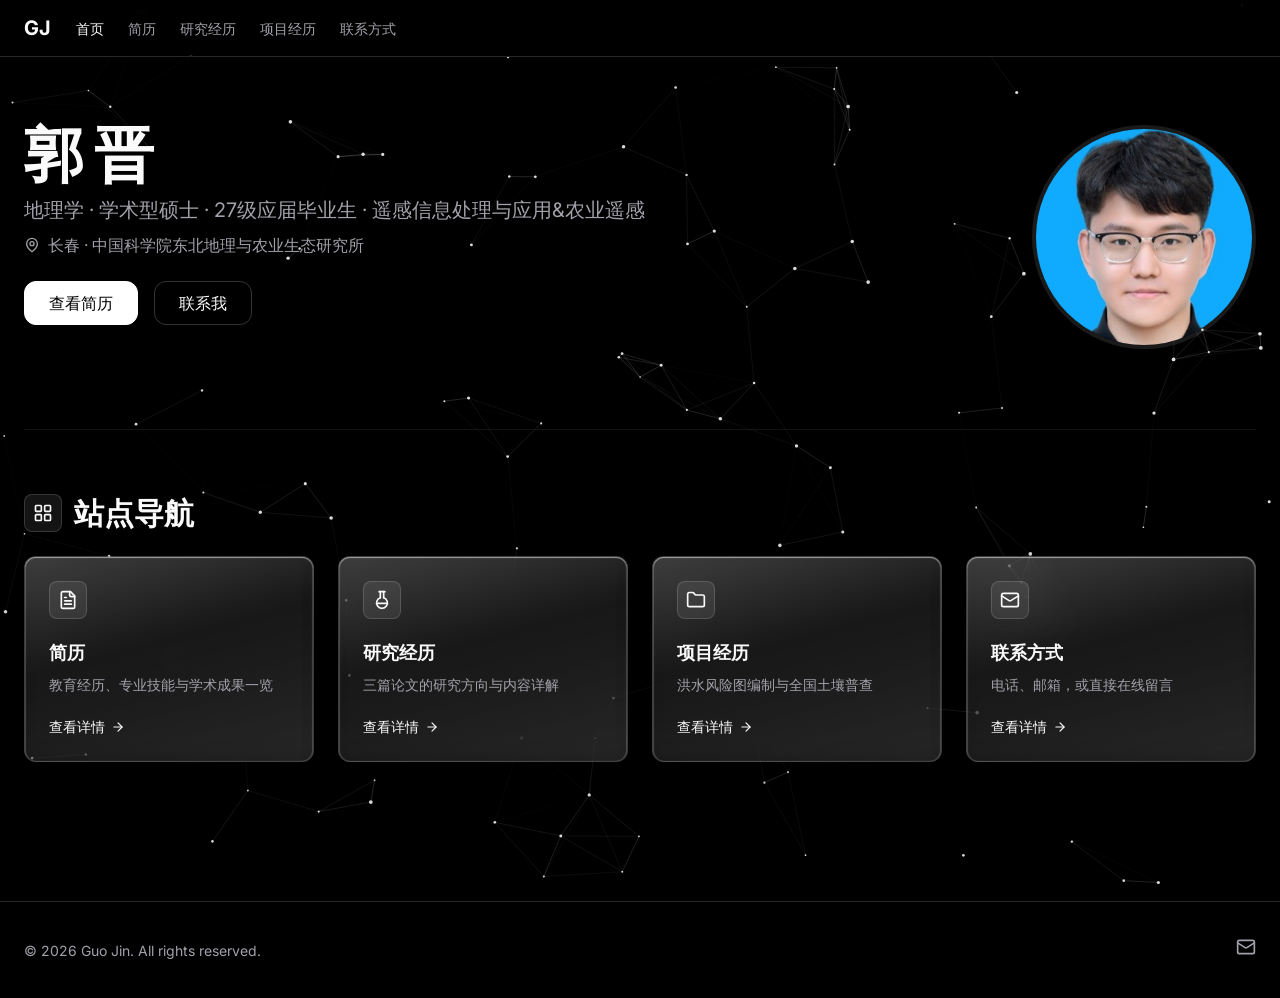
<file: index.html>
<!DOCTYPE html>
<html lang="zh-CN" class="dark">
<head>
  <meta charset="UTF-8" />
  <meta name="viewport" content="width=device-width, initial-scale=1.0" />
  <title>郭晋 | GIS 与遥感 · 个人主页</title>
  <meta name="description" content="郭晋 · 地理信息科学专业硕士，GIS 与遥感方向：洪水风险制图、土壤普查与数字土壤制图、深度学习空间建模。" />
  <link rel="preconnect" href="https://fonts.googleapis.com" />
  <link rel="preconnect" href="https://fonts.gstatic.com" crossorigin />
  <link href="https://fonts.googleapis.com/css2?family=Inter:wght@400;500;600;700;800&display=swap" rel="stylesheet" />
  <link rel="stylesheet" href="css/style.css" />
</head>
<body>
  <div class="layout">

    <!-- ======================= Header ======================= -->
    <header class="site-header" id="site-header">
      <div class="container header-inner">
        <a href="index.html" class="logo">GJ</a>

        <!-- Desktop Navigation -->
        <nav class="desktop-nav" id="desktop-nav">
          <a href="index.html" class="nav-link active">首页</a>
          <a href="resume.html" class="nav-link">简历</a>
          <a href="research.html" class="nav-link">研究经历</a>
          <a href="projects.html" class="nav-link">项目经历</a>
          <a href="contact.html" class="nav-link">联系方式</a>
        </nav>

        <!-- Mobile Menu Button -->
        <button class="mobile-menu-btn" id="mobile-menu-btn" aria-label="打开菜单" aria-expanded="false">
          <svg id="icon-menu" class="menu-icon" viewBox="0 0 24 24" fill="none" stroke="currentColor" stroke-width="2" stroke-linecap="round" stroke-linejoin="round"><line x1="4" x2="20" y1="12" y2="12"/><line x1="4" x2="20" y1="6" y2="6"/><line x1="4" x2="20" y1="18" y2="18"/></svg>
          <svg id="icon-close" class="menu-icon hidden" viewBox="0 0 24 24" fill="none" stroke="currentColor" stroke-width="2" stroke-linecap="round" stroke-linejoin="round"><path d="M18 6 6 18"/><path d="m6 6 12 12"/></svg>
        </button>
      </div>

      <!-- Mobile Navigation -->
      <div class="mobile-nav" id="mobile-nav">
        <nav class="mobile-nav-list">
          <a href="index.html" class="mobile-nav-link active">首页</a>
          <a href="resume.html" class="mobile-nav-link">简历</a>
          <a href="research.html" class="mobile-nav-link">研究经历</a>
          <a href="projects.html" class="mobile-nav-link">项目经历</a>
          <a href="contact.html" class="mobile-nav-link">联系方式</a>
        </nav>
      </div>
    </header>

    <!-- ======================= Main ======================= -->
    <main class="main-content">
      <div class="page-wrap">

        <!-- ============ Hero Section ============ -->
        <section id="home" class="section hero-section">
          <div class="hero-grid">
            <div class="hero-left">
              <div class="hero-heading">
                <h1 class="hero-name">郭 晋</h1>
                <div class="hero-meta">
                  <span class="hero-title">地理学 · 学术型硕士 · 27级应届毕业生 · 遥感信息处理与应用&amp;农业遥感</span>
                </div>
                <div class="hero-meta">
                  <svg class="meta-icon" viewBox="0 0 24 24" fill="none" stroke="currentColor" stroke-width="2" stroke-linecap="round" stroke-linejoin="round"><path d="M20 10c0 6-8 12-8 12s-8-6-8-12a8 8 0 0 1 16 0Z"/><circle cx="12" cy="10" r="3"/></svg>
                  <span>长春 · 中国科学院东北地理与农业生态研究所</span>
                </div>
              </div>

              <div class="hero-actions">
                <a href="resume.html" class="btn btn-primary btn-lg">查看简历</a>
                <a href="contact.html" class="btn btn-outline btn-lg">联系我</a>
              </div>
            </div>

            <div class="hero-right">
              <div class="avatar-ring">
                <img src="assets/guojin.jpg" alt="郭晋的个人照片" class="avatar-img" />
              </div>
            </div>
          </div>
        </section>

        <!-- ============ 站点概览（快速跳转） ============ -->
        <section class="section overview-section">
          <div class="section-header">
            <div class="section-icon-chip">
              <svg class="section-icon" viewBox="0 0 24 24" fill="none" stroke="currentColor" stroke-width="2" stroke-linecap="round" stroke-linejoin="round"><rect width="7" height="7" x="3" y="3" rx="1"/><rect width="7" height="7" x="14" y="3" rx="1"/><rect width="7" height="7" x="14" y="14" rx="1"/><rect width="7" height="7" x="3" y="14" rx="1"/></svg>
            </div>
            <h2 class="section-title">站点导航</h2>
          </div>

          <div class="overview-grid">
            <a href="resume.html" class="overview-card reveal">
              <div class="section-icon-chip">
                <svg class="section-icon" viewBox="0 0 24 24" fill="none" stroke="currentColor" stroke-width="2" stroke-linecap="round" stroke-linejoin="round"><path d="M15 2H6a2 2 0 0 0-2 2v16a2 2 0 0 0 2 2h12a2 2 0 0 0 2-2V7Z"/><path d="M14 2v4a2 2 0 0 0 2 2h4"/><path d="M10 9H8"/><path d="M16 13H8"/><path d="M16 17H8"/></svg>
              </div>
              <div class="overview-card-body">
                <h3 class="overview-card-title">简历</h3>
                <p class="overview-card-desc">教育经历、专业技能与学术成果一览</p>
              </div>
              <span class="overview-link">查看详情
                <svg class="arrow-icon" viewBox="0 0 24 24" fill="none" stroke="currentColor" stroke-width="2" stroke-linecap="round" stroke-linejoin="round"><path d="M5 12h14"/><path d="m12 5 7 7-7 7"/></svg>
              </span>
            </a>

            <a href="research.html" class="overview-card reveal">
              <div class="section-icon-chip">
                <svg class="section-icon" viewBox="0 0 24 24" fill="none" stroke="currentColor" stroke-width="2" stroke-linecap="round" stroke-linejoin="round"><path d="M10 2v7.31"/><path d="M14 9.3V1.99"/><path d="M8.5 2h7"/><path d="M14 9.3a6.5 6.5 0 1 1-4 0"/><path d="M5.52 16h12.96"/></svg>
              </div>
              <div class="overview-card-body">
                <h3 class="overview-card-title">研究经历</h3>
                <p class="overview-card-desc">三篇论文的研究方向与内容详解</p>
              </div>
              <span class="overview-link">查看详情
                <svg class="arrow-icon" viewBox="0 0 24 24" fill="none" stroke="currentColor" stroke-width="2" stroke-linecap="round" stroke-linejoin="round"><path d="M5 12h14"/><path d="m12 5 7 7-7 7"/></svg>
              </span>
            </a>

            <a href="projects.html" class="overview-card reveal">
              <div class="section-icon-chip">
                <svg class="section-icon" viewBox="0 0 24 24" fill="none" stroke="currentColor" stroke-width="2" stroke-linecap="round" stroke-linejoin="round"><path d="M20 20a2 2 0 0 0 2-2V8a2 2 0 0 0-2-2h-7.9a2 2 0 0 1-1.69-.9L9.6 3.9A2 2 0 0 0 7.93 3H4a2 2 0 0 0-2 2v13a2 2 0 0 0 2 2Z"/></svg>
              </div>
              <div class="overview-card-body">
                <h3 class="overview-card-title">项目经历</h3>
                <p class="overview-card-desc">洪水风险图编制与全国土壤普查</p>
              </div>
              <span class="overview-link">查看详情
                <svg class="arrow-icon" viewBox="0 0 24 24" fill="none" stroke="currentColor" stroke-width="2" stroke-linecap="round" stroke-linejoin="round"><path d="M5 12h14"/><path d="m12 5 7 7-7 7"/></svg>
              </span>
            </a>

            <a href="contact.html" class="overview-card reveal">
              <div class="section-icon-chip">
                <svg class="section-icon" viewBox="0 0 24 24" fill="none" stroke="currentColor" stroke-width="2" stroke-linecap="round" stroke-linejoin="round"><rect width="20" height="16" x="2" y="4" rx="2"/><path d="m22 7-8.97 5.7a1.94 1.94 0 0 1-2.06 0L2 7"/></svg>
              </div>
              <div class="overview-card-body">
                <h3 class="overview-card-title">联系方式</h3>
                <p class="overview-card-desc">电话、邮箱，或直接在线留言</p>
              </div>
              <span class="overview-link">查看详情
                <svg class="arrow-icon" viewBox="0 0 24 24" fill="none" stroke="currentColor" stroke-width="2" stroke-linecap="round" stroke-linejoin="round"><path d="M5 12h14"/><path d="m12 5 7 7-7 7"/></svg>
              </span>
            </a>
          </div>
        </section>

      </div>
    </main>

    <!-- ======================= Footer ======================= -->
    <footer class="site-footer">
      <div class="container footer-inner">
        <div class="footer-copy">
          <p class="footer-text">&copy; <span id="year">2026</span> Guo Jin. All rights reserved.</p>
        </div>
        <div class="footer-socials">
          <a href="mailto:guojin020201@163.com" class="footer-link" aria-label="Email">
            <svg class="social-icon" viewBox="0 0 24 24" fill="none" stroke="currentColor" stroke-width="2" stroke-linecap="round" stroke-linejoin="round"><rect width="20" height="16" x="2" y="4" rx="2"/><path d="m22 7-8.97 5.7a1.94 1.94 0 0 1-2.06 0L2 7"/></svg>
          </a>
        </div>
      </div>
    </footer>

  </div>

  <script src="js/starfield.js"></script>
  <script src="js/glass.js"></script>
  <script src="js/main.js"></script>

  <!-- 51La 静默统计：前台无任何展示与感知，浏览数据仅站长在 51La 后台可见 -->
  <script src="https://sdk.51.la/js-sdk-pro.min.js" id="LA_COLLECT" charset="UTF-8"></script>
  <script>window.LA && LA.init({ id: "la427f2cd740db4e1795d58038d6d0c3a8", ck: "la427f2cd740db4e1795d58038d6d0c3a8", autoTrack: true });</script>
</body>
</html>
</file>
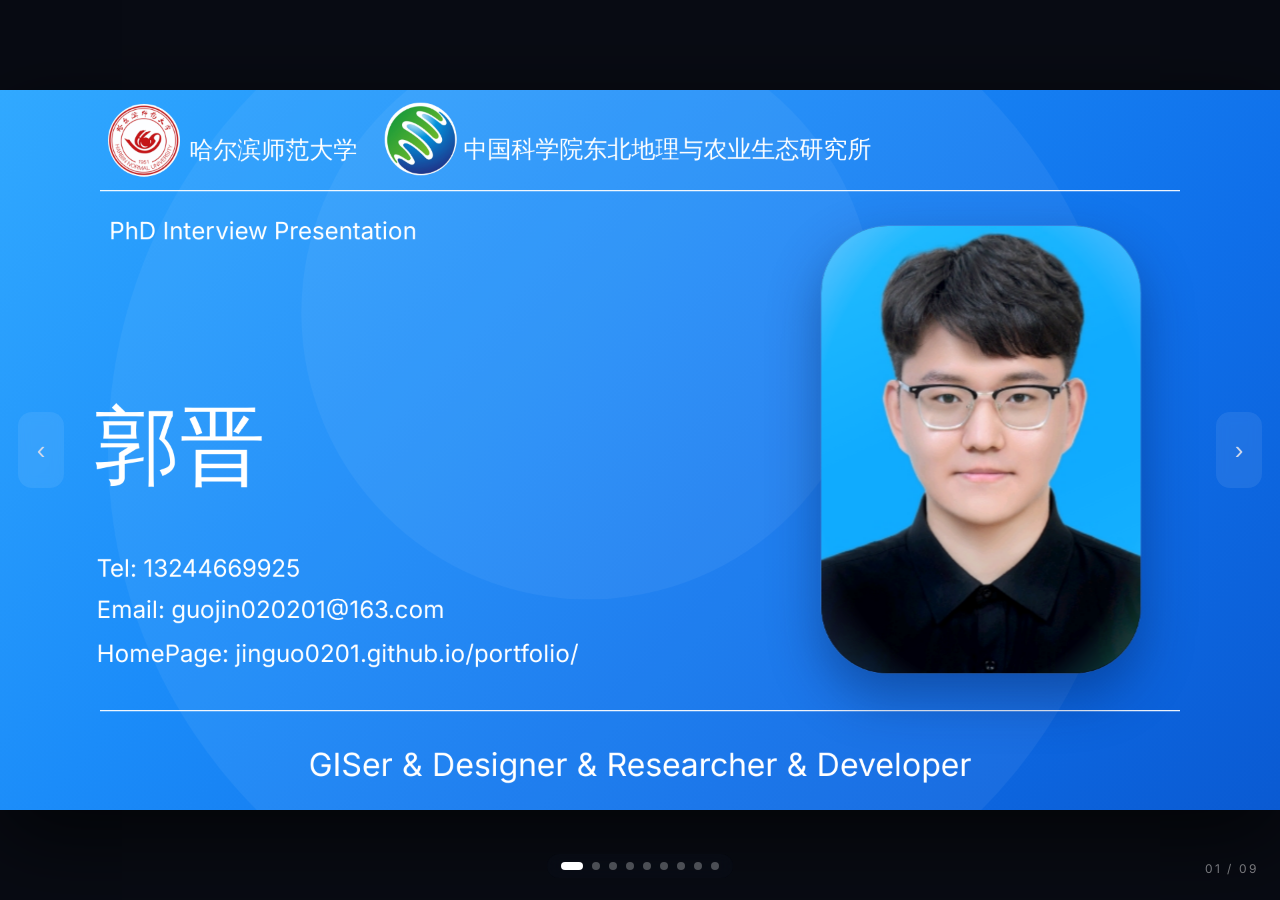
<file: NPDRP/index.html>
<!DOCTYPE html>
<html lang="zh-CN">
<head>
<meta charset="UTF-8" />
<meta name="viewport" content="width=device-width, initial-scale=1" />
<title>博士面试汇报 · 郭晋</title>
<style>
  /* ---------- 字体 ---------- */
  @font-face{
    font-family:"Inter";
    src:url("assets/fonts/inter-latin.woff2") format("woff2");
    font-weight:100 900;font-style:normal;font-display:swap;
  }
  @font-face{
    font-family:"Inter";
    src:url("assets/fonts/inter-italic.woff2") format("woff2");
    font-weight:100 900;font-style:italic;font-display:swap;
  }

  :root{
    --navy:#19213d;
    --blue:#2388ff;
    --blue-deep:#005be3;
    --sky:#239cff;
    --muted:#b4b9c9;
    --faint:#6d758f;
    --ice:#e3efff;
    --line:#353e5c;
    --green:#61dd75;
    --amber:#f6b704;
  }

  *{margin:0;padding:0;box-sizing:border-box;}
  html,body{height:100%;}
  body{
    background:#080b13;
    overflow:hidden;
    font-family:"Inter","Microsoft YaHei","PingFang SC","Segoe UI",system-ui,sans-serif;
    color:#fff;
    -webkit-font-smoothing:antialiased;
    text-rendering:optimizeLegibility;
  }

  /* ---------- 16:9 舞台 ---------- */
  #stage{
    position:absolute;left:50%;top:50%;
    width:1920px;height:1080px;
    transform-origin:center center;
    transform:translate(-50%,-50%) scale(1);
    box-shadow:0 40px 120px rgba(0,0,0,.65);
    background:#0b0f18;
  }

  .slide{
    position:absolute;inset:0;overflow:hidden;
    opacity:0;visibility:hidden;
    transition:opacity .42s ease, transform .6s cubic-bezier(.22,.61,.36,1);
    transform:scale(1.008);
    will-change:opacity,transform;
    background:#0b0f18;
  }
  .slide.on{opacity:1;visibility:visible;transform:none;z-index:2;}
  .slide.nofade{transition:none !important;}

  .txt{position:absolute;white-space:pre-wrap;}

  /* ---------- 深色页光带 ---------- */
  .beam{position:absolute;filter:blur(45px);}

  /* ---------- 封面肖像卡片（棱彩玻璃 + 鼠标倾斜） ---------- */
  .portrait{
    position:absolute;left:1232px;top:204px;width:479px;height:671px;
    perspective:1500px;z-index:4;cursor:pointer;
  }
  .portrait-float{width:100%;height:100%;transform-style:preserve-3d;animation:floaty 7.5s ease-in-out infinite;}
  .portrait-inner{
    position:relative;width:100%;height:100%;border-radius:100px;overflow:hidden;
    transform:rotateX(var(--rx,0deg)) rotateY(var(--ry,0deg)) translate3d(var(--tx,0px),var(--ty,0px),0);
    transform-style:preserve-3d;
    transition:transform .26s cubic-bezier(.22,.61,.36,1), box-shadow .45s ease;
    box-shadow:0 34px 80px rgba(2,32,90,.45), 0 2px 0 rgba(255,255,255,.22) inset, 0 0 0 1px rgba(255,255,255,.16);
    background:#0b1a33;
  }
  .portrait:hover .portrait-inner{
    box-shadow:0 46px 110px rgba(2,32,90,.62), 0 2px 0 rgba(255,255,255,.3) inset, 0 0 0 1px rgba(255,255,255,.28);
  }
  .portrait-inner img{width:100%;height:100%;object-fit:cover;display:block}
  .prism{
    position:absolute;inset:-28%;pointer-events:none;opacity:.55;mix-blend-mode:screen;
    background:conic-gradient(from var(--ang,0deg) at 50% 50%,#ff5f6d,#ffc371,#7df59d,#63e6ff,#8b7bff,#ff8ad8,#ff5f6d);
    filter:blur(28px) saturate(165%);
    -webkit-mask-image:radial-gradient(80% 80% at 50% 50%,transparent 42%,#000 78%);
    mask-image:radial-gradient(80% 80% at 50% 50%,transparent 42%,#000 78%);
    transform:translate3d(calc(var(--mx,0)*1px),calc(var(--my,0)*1px),0);
  }
  .glass-edge{
    position:absolute;inset:0;pointer-events:none;border-radius:inherit;
    background:linear-gradient(155deg,rgba(255,255,255,.55),rgba(255,255,255,0) 42%,rgba(255,255,255,0) 62%,rgba(255,255,255,.32));
    mix-blend-mode:soft-light;opacity:.9;
  }
  @keyframes floaty{0%,100%{transform:translateY(0)}50%{transform:translateY(-12px)}}

  /* ---------- Agenda 磨砂玻璃气泡 ---------- */
  .bubble{
    position:absolute;border-radius:50%;display:flex;align-items:center;justify-content:center;
    cursor:pointer;color:#1d3350;font-size:48px;font-weight:900;font-style:italic;letter-spacing:.2px;
    background:
      linear-gradient(115deg,rgba(255,255,255,0) 34%,rgba(255,255,255,.18) 45%,rgba(255,255,255,0) 56%),
      linear-gradient(168deg,rgba(255,255,255,.38),rgba(255,255,255,.04) 46%,rgba(255,255,255,.02) 70%,rgba(255,255,255,.2)),
      linear-gradient(160deg,rgba(58,148,255,.94),rgba(35,136,255,.9) 55%,rgba(19,102,224,.95));
    border:1px solid rgba(255,255,255,.55);
    -webkit-backdrop-filter:blur(20px) saturate(180%) brightness(1.06);
    backdrop-filter:blur(20px) saturate(180%) brightness(1.06);
    box-shadow:
      inset 0 1px 0 rgba(255,255,255,.75),
      inset 0 -1px 0 rgba(255,255,255,.3),
      inset 0 -14px 22px -14px rgba(4,32,80,.55),
      0 14px 36px rgba(31,110,220,.26);
    transition:box-shadow .45s ease;
    animation:bob var(--dur,7s) ease-in-out infinite;animation-delay:var(--del,0s);
    will-change:transform;
  }
  .bubble:hover{
    box-shadow:
      inset 0 1px 1px rgba(255,255,255,.7),
      inset 1px 0 1px rgba(255,255,255,.26),
      inset -1px 0 1px rgba(255,255,255,.26),
      inset 0 -10px 18px -12px rgba(4,32,80,.5),
      0 22px 54px rgba(31,110,220,.4);
  }
  .bubble span{pointer-events:none;text-shadow:0 1px 0 rgba(255,255,255,.22)}
  /* 回溯时冻结气泡漂浮，保证文字落点与气泡完全重合 */
  .pin .bubble{animation-play-state:paused}

  #agendaCard{cursor:pointer;transition:transform .5s cubic-bezier(.22,.61,.36,1),box-shadow .5s ease,opacity .3s ease}
  #agendaCard:hover{transform:translateY(-10px) scale(1.025);box-shadow:0 46px 90px rgba(24,64,140,.34)}


  .jump{cursor:pointer;transition:color .3s ease,transform .3s ease,text-shadow .3s ease}
  .jump:hover{color:#1e78f5;text-shadow:0 0 26px rgba(35,136,255,.45)}
  .jump-sub{position:absolute;left:calc(50% + 106px);top:50%;transform:translate(0,-50%);white-space:nowrap;font-size:22px;line-height:1;letter-spacing:.04em;color:rgba(178,208,245,.82);font-weight:400;font-style:normal;transition:color .3s ease,transform .3s ease}
  .jump:hover .jump-sub{color:#cfe6ff;transform:translate(5px,-50%)}
  #rpTitle.jump:hover{color:#0f4fb8;text-shadow:0 0 32px rgba(35,136,255,.35)}
  /* ---------- Projects 卡片 ---------- */
  .proj:hover{overflow:visible;z-index:50}
  .pfig-wrap{position:absolute;right:34px;top:32px;width:392px;height:294px;z-index:2}
  .pfig{width:100%;height:100%;object-fit:cover;border-radius:18px;border:1px solid rgba(255,255,255,.14);box-shadow:0 12px 34px rgba(0,0,0,.38);transition:transform .45s cubic-bezier(.22,.61,.36,1),box-shadow .45s ease}
  .pfig-wrap:hover .pfig{transform:translateY(-10px) scale(1.025);box-shadow:0 30px 64px rgba(0,0,0,.55)}
  .pfig-full{position:absolute;right:0;top:0;width:392px;height:294px;object-fit:contain;background:#f7fbff;border-radius:18px;border:1px solid rgba(255,255,255,.75);box-shadow:0 42px 96px rgba(3,16,40,.62);opacity:0;transform:translateY(20px) scale(.97);transform-origin:100% 0;transition:opacity .38s ease,transform .5s cubic-bezier(.22,.61,.36,1),width .5s cubic-bezier(.22,.61,.36,1),height .5s cubic-bezier(.22,.61,.36,1)}
  .pfig-wrap:hover .pfig-full{opacity:1;width:700px;height:417px;transform:translateY(-52px) scale(1)}
  .proj{
    position:absolute;border-radius:0 96px 96px 0;overflow:hidden;
    background:linear-gradient(158deg,rgba(255,255,255,.11),rgba(255,255,255,.03) 58%,rgba(255,255,255,.07));
    border:1px solid rgba(255,255,255,.14);
    -webkit-backdrop-filter:blur(10px);backdrop-filter:blur(10px);
    box-shadow:0 24px 60px rgba(3,12,32,.34), inset 0 1px 0 rgba(255,255,255,.18);
  }
  .proj .bar{position:absolute;left:0;top:0;bottom:0;width:12px;background:linear-gradient(180deg,#5fb2ff,#1f7ae8)}
  .proj .idx{position:absolute;right:64px;top:44px;font-size:22px;font-weight:700;letter-spacing:3px;color:rgba(255,255,255,.3)}
  .proj h3{margin:0;font-size:42px;line-height:52px;font-weight:700;color:#fff;letter-spacing:.2px}
  .proj .meta{margin-top:10px;font-size:22px;line-height:30px;color:#9fb6d8}
  .proj p{margin:18px 0 0;font-size:23px;line-height:36px;color:#d3dded;font-weight:400}
  .chips{position:absolute;left:88px;display:flex;gap:12px}
  .chip{
    padding:9px 20px;border-radius:999px;font-size:20px;line-height:24px;
    color:#bcdcff;background:rgba(35,136,255,.16);
    border:1px solid rgba(93,175,255,.45);
  }
  .chip.ghost{color:#8d9ab2;background:rgba(255,255,255,.04);border-color:rgba(255,255,255,.14)}

  /* ---------- Research Program（研究计划页） ---------- */
  .rp-card{
    position:absolute;width:540px;height:342px;border-radius:28px;padding:36px 40px;box-sizing:border-box;
    background:linear-gradient(160deg,rgba(255,255,255,.94),rgba(238,247,255,.8));
    border:1px solid rgba(35,136,255,.16);
    box-shadow:0 26px 60px rgba(31,88,164,.12), inset 0 1px 0 #ffffff;
    -webkit-backdrop-filter:blur(10px);backdrop-filter:blur(10px);
  }
  .rp-num{font-size:22px;line-height:1;font-weight:700;color:#a8bed8;letter-spacing:.16em}
  .rp-h{margin-top:14px;font-size:31px;line-height:40px;font-weight:700;color:#19213d}
  .rp-h span{display:block;margin-top:2px;font-size:16px;line-height:22px;font-weight:600;color:#93a8c4;letter-spacing:.06em}
  .rp-list{margin:20px 0 0;padding:0;list-style:none}
  .rp-list li{
    position:relative;padding-left:24px;margin-bottom:12px;
    font-size:21px;line-height:32px;color:#3f4a63;
  }
  .rp-list li::before{
    content:"";position:absolute;left:4px;top:13px;width:8px;height:8px;border-radius:50%;
    background:#2388ff;box-shadow:0 0 0 4px rgba(35,136,255,.14);
  }

  .rp-node{position:absolute;top:812px;width:280px;margin-left:-14px}
  .rp-node i{
    position:absolute;left:0;top:-9px;width:18px;height:18px;border-radius:50%;
    background:#ffffff;border:2px solid #2388ff;box-shadow:0 0 0 6px rgba(35,136,255,.12),0 6px 16px rgba(35,136,255,.25);
  }
  .rp-node b{display:block;margin:34px 0 0 2px;font-size:24px;line-height:30px;font-weight:700;color:#19213d}
  .rp-node span{display:block;margin:2px 0 0 2px;font-size:19px;line-height:26px;color:#7b8fae}

  /* ---------- 论文二维码（悬停 Published 显示） ---------- */
  .pub-wrap{position:absolute;display:flex;align-items:center;justify-content:center;z-index:30}
  .pub-txt{
    position:relative;font-size:36px;line-height:56px;color:#61dd75;cursor:help;
    transition:text-shadow .25s ease;
  }
  .pub-wrap:hover .pub-txt{text-shadow:0 0 20px rgba(97,221,117,.6)}
  .qr-pop{
    position:absolute;left:calc(100% + 14px);top:-40px;width:244px;padding:12px 12px 9px;
    border-radius:20px;background:rgba(10,22,44,.9);
    border:1px solid rgba(140,200,255,.28);
    -webkit-backdrop-filter:blur(14px);backdrop-filter:blur(14px);
    box-shadow:0 30px 64px rgba(2,16,44,.65), inset 0 1px 0 rgba(255,255,255,.14);
    opacity:0;visibility:hidden;pointer-events:none;
    transform:translate(-10px,6px) scale(.94);transform-origin:left center;
    transition:opacity .22s ease,transform .3s cubic-bezier(.2,.8,.3,1),visibility .22s;
    z-index:40;
  }
  .pub-wrap:hover .qr-pop,.pub-wrap:focus-within .qr-pop{
    opacity:1;visibility:visible;pointer-events:auto;transform:translate(0,0) scale(1);
  }
  .qr-pop img{display:block;margin:0 auto;width:220px;height:220px;border-radius:10px;background:#fff;image-rendering:pixelated}
  .qr-cap{display:block;margin-top:6px;text-align:center;font-size:13px;line-height:17px;color:#a9c8ea;font-weight:600;letter-spacing:.6px}

  /* ---------- Skills：星轨（全屏 · 多材质） ---------- */
  #s6 .orbit{position:absolute;inset:0;isolation:isolate}
  .orbit-ring{position:absolute;inset:0;width:100%;height:100%;z-index:1;pointer-events:none}
  .dust{animation:travel 52s linear infinite}
  .d3{animation-duration:38s;animation-delay:-12s}
  .d4{animation-duration:27s;animation-direction:reverse;animation-delay:-5s}
  @keyframes travel{to{stroke-dashoffset:-3694}}
  .orbit.paused .dust{animation-play-state:paused}

  .stars{
    position:absolute;inset:0;z-index:0;pointer-events:none;opacity:.55;
    background-image:
      radial-gradient(1.6px 1.6px at 9% 17%,rgba(200,228,255,.85),transparent),
      radial-gradient(1.2px 1.2px at 22% 63%,rgba(180,214,255,.7),transparent),
      radial-gradient(2px 2px at 31% 28%,rgba(210,234,255,.8),transparent),
      radial-gradient(1.2px 1.2px at 44% 79%,rgba(180,214,255,.6),transparent),
      radial-gradient(1.6px 1.6px at 57% 12%,rgba(205,230,255,.75),transparent),
      radial-gradient(1.2px 1.2px at 66% 66%,rgba(180,214,255,.6),transparent),
      radial-gradient(2.2px 2.2px at 74% 24%,rgba(215,236,255,.8),transparent),
      radial-gradient(1.2px 1.2px at 83% 72%,rgba(180,214,255,.65),transparent),
      radial-gradient(1.8px 1.8px at 91% 38%,rgba(205,230,255,.7),transparent),
      radial-gradient(1.2px 1.2px at 15% 88%,rgba(180,214,255,.55),transparent),
      radial-gradient(1.4px 1.4px at 50% 46%,rgba(200,228,255,.5),transparent),
      radial-gradient(1.2px 1.2px at 96% 85%,rgba(190,220,255,.6),transparent);
  }

  .core{position:absolute;left:960px;top:548px;width:320px;height:320px;margin:-160px 0 0 -160px;z-index:6;opacity:0}
  .slide.on .core{animation:coreIn .9s .1s cubic-bezier(.2,.8,.3,1) both}
  .core::after{content:"";position:absolute;inset:-32px;border-radius:50%;border:1px solid rgba(150,205,255,.24);box-shadow:inset 0 0 34px rgba(90,170,255,.2);pointer-events:none}
  .core::before{content:"";position:absolute;inset:-70px;border-radius:50%;border:1px dashed rgba(130,190,250,.16);pointer-events:none}
  .core-halo{position:absolute;inset:-110px;border-radius:50%;background:radial-gradient(circle,rgba(64,152,255,.34),rgba(64,152,255,0) 66%);filter:blur(18px)}
  .core-ball{
    position:absolute;inset:0;border-radius:50%;overflow:hidden;
    display:flex;flex-direction:column;align-items:center;justify-content:center;gap:8px;
    background:radial-gradient(circle at 33% 26%,#ffffff 0%,#d9eeff 17%,#7cc0f6 44%,#2b7dd6 72%,#0c3d84 100%);
    box-shadow:inset -18px -24px 44px rgba(4,26,70,.55), inset 14px 16px 34px rgba(255,255,255,.45), 0 0 74px rgba(56,148,255,.5), 0 26px 54px rgba(2,16,44,.5);
    animation:coreBreath 9.5s ease-in-out infinite;
  }
  .core-ball::after{
    content:"";position:absolute;inset:-40%;border-radius:50%;pointer-events:none;
    background:conic-gradient(from 0deg,rgba(255,255,255,0) 0deg,rgba(255,255,255,.22) 40deg,rgba(255,255,255,0) 96deg,rgba(255,255,255,0) 210deg,rgba(190,230,255,.18) 260deg,rgba(255,255,255,0) 320deg);
    animation:coreSpin 14s linear infinite;
  }
  @keyframes coreSpin{to{transform:rotate(360deg)}}
  .core-ball .w{font-size:30px;text-shadow:0 1px 0 rgba(255,255,255,.4);font-weight:700;color:#082d5c;letter-spacing:.2px;line-height:1;position:relative;z-index:1}
  @keyframes coreIn{from{opacity:0;transform:scale(.72);filter:blur(12px)}to{opacity:1;transform:scale(1);filter:blur(0)}}
  @keyframes coreBreath{
    0%,100%{box-shadow:inset -18px -24px 44px rgba(4,26,70,.55), inset 14px 16px 34px rgba(255,255,255,.45), 0 0 58px rgba(56,148,255,.42), 0 26px 54px rgba(2,16,44,.5)}
    50%{box-shadow:inset -18px -24px 44px rgba(4,26,70,.55), inset 14px 16px 34px rgba(255,255,255,.45), 0 0 104px rgba(76,168,255,.62), 0 26px 54px rgba(2,16,44,.5)}
  }

  .sat{
    position:absolute;left:0;top:0;width:0;height:0;will-change:transform;
    transform:translate3d(var(--x,960px),var(--y,548px),0) scale(var(--sz,1));
  }
  .sat-in{
    position:absolute;left:0;top:0;transform:translate(-50%,-50%);border-radius:50%;
    display:flex;align-items:center;justify-content:center;text-align:center;padding:6px;
    font-family:"Inter","Microsoft YaHei",sans-serif;font-weight:600;color:var(--fg,#0b2c56);
    letter-spacing:.2px;line-height:1.15;
    transition:transform .3s cubic-bezier(.2,.8,.3,1),filter .3s ease,box-shadow .3s ease;
    opacity:0;
  }
  .slide.on .sat-in{animation:satIn .85s var(--d,200ms) both}
  .sat-in::after{
    content:"";position:absolute;left:16%;top:10%;width:36%;height:27%;border-radius:50%;pointer-events:none;
    background:radial-gradient(closest-side,rgba(255,255,255,var(--hi,.9)),rgba(255,255,255,0));filter:blur(1.5px);
  }
  .sat[data-href] .sat-in{cursor:pointer}
  .sat:hover .sat-in{transform:translate(-50%,-50%) scale(1.16);filter:brightness(1.12) saturate(1.06) drop-shadow(0 0 20px rgba(120,196,255,.7))}
  @keyframes satIn{from{opacity:0;filter:blur(10px)}to{opacity:1;filter:blur(0)}}

  /* ① 磨砂玻璃 */
  .m-frost{--hi:.95;
    background:linear-gradient(160deg,rgba(244,252,255,.97),rgba(208,234,255,.94) 46%,rgba(152,198,243,.9));
    border:1px solid rgba(255,255,255,.6);
    -webkit-backdrop-filter:blur(16px) saturate(150%);backdrop-filter:blur(16px) saturate(150%);
    box-shadow:inset 0 2px 0 rgba(255,255,255,.95),inset 0 -22px 34px rgba(10,44,96,.3),0 18px 34px rgba(2,16,44,.45);
  }
  /* ② 陶瓷 */
  .m-ceramic{--hi:.85;--fg:#123a67;
    background:radial-gradient(circle at 34% 26%,#ffffff,#eef7ff 38%,#c9dff7 74%,#96b8dd 100%);
    box-shadow:inset -10px -12px 26px rgba(60,100,150,.3),inset 10px 10px 22px rgba(255,255,255,.95),0 16px 30px rgba(2,16,44,.4);
  }
  /* ③ 液态金属 */
  .m-metal{--hi:1;--fg:#12283f;
    background:linear-gradient(146deg,#7f8fa2 0%,#f2f9ff 14%,#9aaec6 32%,#ffffff 47%,#71859c 62%,#dfeaf7 78%,#8598ae 92%,#c3d3e4 100%);
    box-shadow:inset -12px -14px 28px rgba(12,30,52,.6),inset 10px 12px 24px rgba(255,255,255,.75),0 18px 34px rgba(2,16,44,.5);
  }
  /* ④ 拉丝钢 */
  .m-brushed{--hi:.6;--fg:#12304f;
    background:
      repeating-linear-gradient(112deg,rgba(255,255,255,.16) 0 2px,rgba(255,255,255,0) 2px 5px),
      radial-gradient(circle at 32% 24%,#eaf3ff,#c2d6ec 46%,#93aecb 78%,#6f89a8 100%);
    box-shadow:inset -10px -12px 26px rgba(20,40,66,.45),inset 10px 10px 22px rgba(255,255,255,.6),0 18px 34px rgba(2,16,44,.45);
  }
  /* ⑤ 珍珠贝母 */
  .m-pearl{--hi:.85;--fg:#3a2a55;
    background:conic-gradient(from 128deg,#ffe7f1,#e7f1ff,#e7ffef,#fff8dc,#ece7ff,#ffe7f1);
    box-shadow:inset -12px -14px 28px rgba(120,140,190,.35),inset 10px 12px 24px rgba(255,255,255,.9),0 16px 32px rgba(2,16,44,.4);
  }
  /* ⑥ 冰晶 */
  .m-ice{--hi:1;--fg:#0a3a63;
    background:radial-gradient(circle at 30% 24%,#ffffff,#f0faff 32%,#d5f0ff 58%,#a8d8f6 82%,#7fb6dd 100%);
    border:1px solid rgba(255,255,255,.9);
    box-shadow:inset 0 0 30px rgba(255,255,255,.95),inset -10px -14px 26px rgba(112,176,226,.38),0 16px 30px rgba(2,16,44,.35);
  }
  /* ⑦ 全息 */
  .m-holo{--hi:.7;--fg:#0d2440;text-shadow:0 1px 0 rgba(255,255,255,.5);
    background:conic-gradient(from 20deg,#8fe0ff,#b9a8ff,#ff9fd6,#ffd39a,#9dffcf,#8fe0ff);
    box-shadow:inset -12px -16px 30px rgba(30,40,90,.45),inset 10px 12px 24px rgba(255,255,255,.65),0 18px 34px rgba(2,16,44,.45);
  }
  /* ⑧ 星云 */
  .m-nebula{--hi:.5;--fg:#dcebff;
    background:
      radial-gradient(circle at 68% 72%,rgba(120,180,255,.55),rgba(120,180,255,0) 46%),
      radial-gradient(circle at 28% 30%,#3f68b4,#1d356c 44%,#0b1738 76%,#050b1e 100%);
    box-shadow:inset -10px -14px 26px rgba(0,0,0,.6),inset 8px 10px 20px rgba(120,170,235,.2),0 18px 34px rgba(0,0,0,.5),0 0 34px rgba(74,132,220,.22);
  }
  /* ⑨ 碳纤维 */
  .m-carbon{--hi:.45;--fg:#dbe9ff;
    background:
      repeating-linear-gradient(45deg,rgba(140,180,235,.10) 0 2px,rgba(0,0,0,0) 2px 4px),
      repeating-linear-gradient(-45deg,rgba(140,180,235,.10) 0 2px,rgba(0,0,0,0) 2px 4px),
      radial-gradient(circle at 30% 26%,#24344f,#16233a 52%,#0b1424 100%);
    box-shadow:inset -10px -12px 26px rgba(0,0,0,.65),inset 8px 10px 20px rgba(120,170,230,.16),0 18px 32px rgba(0,0,0,.5);
  }
  /* ⑩ 蓝宝石 */
  .m-sapphire{--hi:.7;--fg:#eaf5ff;
    background:radial-gradient(circle at 32% 26%,#e7f4ff,#9ccfff 22%,#3f86e0 54%,#17458f 82%,#0a2a63 100%);
    box-shadow:inset -12px -16px 30px rgba(2,16,50,.6),inset 10px 12px 24px rgba(255,255,255,.4),0 18px 34px rgba(2,16,44,.5);
  }
  .m-nebula,.m-carbon,.m-sapphire{text-shadow:0 1px 3px rgba(1,8,20,.55)}

  @keyframes bob{
    0%,100%{transform:translate3d(0,0,0) rotate(0deg)}
    28%{transform:translate3d(var(--bx,6px),var(--by,-5px),0) rotate(var(--br,1.2deg))}
    72%{transform:translate3d(calc(var(--bx,6px) * -1),calc(var(--by,-5px) * -.7),0) rotate(calc(var(--br,1.2deg) * -1))}
  }

  /* ---------- 详情页入场 ---------- */
  .rv{opacity:0;transform:translateY(26px) scale(.99);filter:blur(8px)}
  .slide.revealing .rv{animation:rvIn .72s cubic-bezier(.22,.61,.36,1) forwards;animation-delay:calc(var(--d,0) * 1ms)}
  @keyframes rvIn{to{opacity:1;transform:none;filter:blur(0)}}

  .rvf{opacity:0;filter:blur(14px)}
  .slide.revealing .rvf{opacity:1;filter:blur(0);transition:opacity .85s ease,filter .95s ease;transition-delay:calc(var(--d,0) * 1ms)}

  .tl{position:absolute;inset:0}
  .slide.revealing .tl{animation:tlRise 1s cubic-bezier(.16,.84,.3,1) forwards;animation-delay:calc(var(--d,140) * 1ms)}
  @keyframes tlRise{from{opacity:0;transform:translateY(150px)}to{opacity:1;transform:none}}

  .page-glow{
    position:absolute;pointer-events:none;z-index:0;
    background:radial-gradient(circle at 50% 50%,rgba(53,120,210,.38),rgba(53,120,210,0) 68%);
    filter:blur(28px);
  }

  .back{cursor:pointer;z-index:20;pointer-events:auto;}
  .back::after{
    content:"";position:absolute;inset:-12px -20px;border-radius:16px;
    background:rgba(255,255,255,0);transition:background .3s ease;
  }
  .back:hover::after{background:rgba(255,255,255,.07)}

  /* ---------- 过渡层 ---------- */
  #morph{position:fixed;inset:0;pointer-events:none;z-index:60;display:none;overflow:hidden}
  #morph.on{display:block}
  #morph-fill{position:absolute;inset:0;background:#19213d;will-change:clip-path,opacity}
  #morph-bubble{
    position:absolute;border-radius:50%;transform-origin:50% 50%;
    background:linear-gradient(152deg,rgba(104,176,255,.78),rgba(35,136,255,.6));
    -webkit-backdrop-filter:blur(14px);backdrop-filter:blur(14px);
    will-change:transform,filter,opacity;
  }
  #morph-label{
    position:absolute;transform:translate(-50%,-50%);white-space:nowrap;
    font-weight:900;font-style:italic;color:#93a0b8;will-change:transform,opacity;
  }

  /* ---------- 翻卡 ---------- */
  .flipcard{position:fixed;perspective:1700px;z-index:70;pointer-events:none;transform-origin:50% 50%}
  .flip-inner{position:relative;width:100%;height:100%;transform-style:preserve-3d;transform-origin:50% 50%}
  .flip-face{position:absolute;inset:0;backface-visibility:hidden;border-radius:100px;overflow:hidden;background:#fff}
  .flip-face img{width:100%;height:100%;object-fit:cover;display:block}
  .flip-back{transform:rotateY(180deg);background:#fff}
  .flip-back img{object-fit:contain}

  /* ---------- 底部 UI ---------- */
  #ui{position:fixed;inset:0;pointer-events:none;z-index:50;}
  #ui .btn{
    pointer-events:auto;position:absolute;top:50%;transform:translateY(-50%);
    width:46px;height:76px;border:0;border-radius:14px;
    background:rgba(255,255,255,.08);color:#cfd8ea;
    font-size:26px;line-height:1;cursor:pointer;
    transition:background .2s,color .2s;backdrop-filter:blur(6px);
  }
  #ui .btn:hover{background:rgba(255,255,255,.18);color:#fff;}
  #ui .btn.prev{left:18px;}
  #ui .btn.next{right:18px;}
  #dots{
    pointer-events:auto;position:absolute;left:50%;bottom:22px;transform:translateX(-50%);
    display:flex;gap:9px;padding:8px 14px;border-radius:999px;
    background:rgba(10,14,24,.55);backdrop-filter:blur(8px);
  }
  #dots b{
    width:8px;height:8px;border-radius:50%;background:rgba(255,255,255,.28);
    cursor:pointer;transition:all .25s;
  }
  #dots b.on{background:#fff;width:22px;border-radius:999px;}
  #count{
    position:absolute;right:22px;bottom:24px;font-size:12px;letter-spacing:.18em;
    color:rgba(255,255,255,.45);user-select:none;
  }
  body.clean #ui{display:none;}
  body.film #ui{display:none;}

  /* 截图模式：所有动画元素直接到位 */
  body.clean .rv{opacity:1 !important;transform:none !important;filter:none !important;animation:none !important}
  body.clean .rvf{opacity:1 !important;filter:none !important;transition:none !important}
  body.clean .tl{opacity:1 !important;transform:none !important;animation:none !important}
  body.clean .bubble,body.clean .portrait-float{animation:none !important}
  body.clean .sat-in{opacity:1 !important;animation:none !important;filter:none !important}
  body.clean .core{opacity:1 !important;animation:none !important}
  body.clean .core-ball,body.clean .dust{animation:none !important}
  body.clean .slide{transition:none !important;transform:none !important}

  @media (prefers-reduced-motion: reduce){
    .portrait-float,.bubble{animation:none !important}
    .slide{transition-duration:.001s}
  }

  /* ---------- 打印 / 导出 PDF ---------- */
  @media print{
    @page{size:1920px 1080px;margin:0;}
    html,body{overflow:visible;background:#fff;}
    #ui,#morph{display:none !important;}
    #stage{
      position:static;width:1920px;height:auto;
      transform:none !important;box-shadow:none;background:#fff;
    }
    .slide{
      position:relative;width:1920px;height:1080px;
      opacity:1 !important;visibility:visible !important;
      transform:none !important;page-break-after:always;break-after:page;
      -webkit-print-color-adjust:exact;print-color-adjust:exact;
    }
    .rv,.rvf{opacity:1 !important;transform:none !important;filter:none !important}
    .tl{opacity:1 !important;transform:none !important}
    .portrait-float,.bubble{animation:none !important}
  }

  /* ---------- 研究计划 → Thank you：内容淡出 · 字样浮现 · 淡蓝光晕外扩 ---------- */
  #halo{position:absolute;left:960px;top:545px;width:1100px;height:1100px;margin:-550px 0 0 -550px;pointer-events:none;z-index:1;will-change:transform,opacity}
  #halo i{position:absolute;inset:0;display:block;border-radius:50%;will-change:transform,opacity;backface-visibility:hidden}
  #halo .disc{
    background:radial-gradient(circle at 50% 50%,
      rgba(35,136,255,.085) 0%,
      rgba(35,136,255,.082) 20%,
      rgba(35,136,255,.062) 38%,
      rgba(35,136,255,.036) 53%,
      rgba(35,136,255,.016) 67%,
      rgba(35,136,255,.004) 78%,
      rgba(35,136,255,0) 88%);
    opacity:0;
  }
  #halo .ring{
    background:radial-gradient(circle at 50% 50%,
      rgba(35,136,255,0) 18%,
      rgba(35,136,255,.014) 34%,
      rgba(35,136,255,.042) 48%,
      rgba(35,136,255,.036) 58%,
      rgba(35,136,255,.016) 70%,
      rgba(35,136,255,.004) 80%,
      rgba(35,136,255,0) 90%);
    opacity:0;
  }
  /* ---------- 蓝色栏目板块（置顶层） ---------- */
  #footBar{position:absolute;left:0;top:0;width:1920px;height:1080px;pointer-events:none;z-index:80;display:none;opacity:0}
  #footBar .fb-bar{position:absolute;left:0;top:858px;width:1920px;height:222px;background:linear-gradient(180deg,#239cff,#005be3)}

  /* ---------- Thank you → Q & A：光晕收缩回中心 ---------- */
  #haloQ{
    position:absolute;left:960px;top:542px;width:1100px;height:1100px;
    margin:-550px 0 0 -550px;border-radius:50%;pointer-events:none;z-index:70;
    opacity:0;will-change:transform,opacity;
    background:radial-gradient(circle at 50% 50%,
      rgba(30,120,245,.16) 0%,
      rgba(32,124,248,.15) 22%,
      rgba(35,136,255,.115) 40%,
      rgba(35,136,255,.068) 55%,
      rgba(35,136,255,.028) 68%,
      rgba(35,136,255,.007) 79%,
      rgba(35,136,255,0) 88%);
  }
</style>
</head>
<body>
<div id="stage">

  <!-- ================= 01 封面 ================= -->
  <section class="slide on" id="s1" style="background:linear-gradient(133deg,#31a9ff 0%,#1b8cf9 36%,#0f6fe9 70%,#0a5ad2 100%)">
    <div style="position:absolute;left:162px;top:-227px;width:1533px;height:1533px;border-radius:50%;background:rgba(255,255,255,.055)"></div>
    <div style="position:absolute;left:452px;top:-96px;width:860px;height:860px;border-radius:50%;background:rgba(255,255,255,.05)"></div>

    <img src="assets/logo-hsd.png" alt="哈尔滨师范大学" style="position:absolute;left:162px;top:21px;width:108px;height:109px;border-radius:50%;object-fit:cover" />
    <img src="assets/logo-cas.png" alt="中国科学院东北地理与农业生态研究所" style="position:absolute;left:577px;top:19px;width:108px;height:109px;border-radius:50%;object-fit:cover" />

    <div class="txt" style="left:-534px;top:61px;width:1888px;text-align:center;font-size:36px;line-height:56px">哈尔滨师范大学</div>
    <div class="txt" style="left:57px;top:60px;width:1888px;text-align:center;font-size:36px;line-height:56px">中国科学院东北地理与农业生态研究所</div>

    <div class="txt" style="left:145px;top:183px;width:498px;text-align:center;font-size:36px;line-height:56px">PhD Interview Presentation</div>

    <div class="txt" style="left:133px;top:433px;width:274px;text-align:center;font-size:128px;line-height:198px;font-weight:400">郭晋</div>

    <div class="txt" style="left:145px;top:689px;width:760px;font-size:36px;line-height:56px">Tel: 13244669925</div>
    <div class="txt" style="left:145px;top:751px;width:760px;font-size:36px;line-height:56px">Email: guojin020201@163.com</div>
    <div class="txt" style="left:145px;top:817px;width:920px;font-size:36px;line-height:56px">HomePage: jinguo0201.github.io/portfolio/</div>

    <div style="position:absolute;left:150px;top:150px;width:1620px;height:2px;background:rgba(255,255,255,.92)"></div>
    <div style="position:absolute;left:150px;top:930px;width:1620px;height:2px;background:rgba(255,255,255,.92)"></div>

    <div class="txt" style="left:149px;top:975px;width:1621px;text-align:center;font-size:48px;line-height:74px">GISer &amp; Designer &amp; Researcher &amp; Developer</div>

    <div class="portrait" id="portrait">
      <div class="portrait-float">
        <div class="portrait-inner" id="portraitCard">
          <img src="assets/photo.jpg" alt="郭晋" />
          <div class="prism"></div>
          <div class="glass-edge"></div>
        </div>
      </div>
    </div>
  </section>

  <!-- ================= 02 Agenda ================= -->
  <section class="slide" id="s2" style="background:#ffffff">
    <div style="position:absolute;left:-822px;top:-667px;width:1782px;height:1334px;border-radius:50%;background:radial-gradient(circle at 48% 46%,rgba(35,136,255,.30),rgba(35,136,255,0) 62%);filter:blur(26px)"></div>

    <div class="txt rv" style="left:55px;top:54px;width:449px;font-size:120px;line-height:156px;font-weight:600;color:#19213d;--d:80">Agenda</div>

    <img id="agendaCard" src="assets/illustration.png" alt="" style="position:absolute;left:722px;top:287px;width:476px;height:507px;border-radius:128px;object-fit:cover" />

    <div class="bubble rvf" data-go="s3" style="left:173px;top:206px;width:331px;height:337px;--bx:7px;--by:-6px;--br:1.4deg;--dur:7.4s;--del:.15s;--d:300"><span>Overview</span></div>
    <div class="bubble rvf" data-go="s5" style="left:280px;top:640px;width:402px;height:408px;--bx:-8px;--by:-5px;--br:-1.1deg;--dur:8.2s;--del:.55s;--d:380"><span>Projects</span></div>
    <div class="bubble rvf" data-go="s6" style="left:1310px;top:708px;width:299px;height:307px;--bx:6px;--by:-7px;--br:1deg;--dur:7.8s;--del:.35s;--d:460"><span>Skills</span></div>
    <div class="bubble rvf" data-go="s4" style="left:1327px;top:111px;width:432px;height:443px;--bx:-7px;--by:-4px;--br:-1.5deg;--dur:8.6s;--del:.75s;--d:340"><span>Researches</span></div>
  </section>

  <!-- ================= 03 Overview ================= -->
  <section class="slide" id="s3" style="background:#19213d">
    <div class="beam" style="left:-737px;top:-428px;width:1964px;height:1356px;background:radial-gradient(48% 52% at 24% 20%,rgba(64,130,220,.34),rgba(64,120,210,0) 72%),radial-gradient(56% 58% at 86% 96%,rgba(18,52,120,.34),rgba(18,52,120,0) 72%)"></div>
    <div class="page-glow" style="left:-150px;top:-200px;width:760px;height:680px"></div>

    <div class="txt back rv" data-back="s2" style="left:93px;top:85px;width:686px;font-size:48px;line-height:74px;font-weight:900;font-style:italic;color:#5b6a88;--d:40">Overview</div>

    <div class="txt rv" style="left:93px;top:192px;width:519px;font-size:96px;line-height:144px;font-weight:600;--d:120">郭晋</div>
    <div class="txt rv" style="left:94px;top:302px;width:900px;font-size:40px;line-height:60px;color:#b4b9c9;--d:170">黑龙江省 · 哈尔滨市　|　2002.02</div>

    <div class="txt rv" style="left:94px;top:400px;width:700px;font-size:64px;line-height:96px;font-weight:600;--d:240">英语能力</div>
    <div class="txt rv" style="left:99px;top:492px;width:1080px;font-size:38px;line-height:62px;color:#b4b9c9;--d:280">CET-4　　453　　　　CET-6　　466</div>

    <div class="txt rv" style="left:94px;top:580px;width:700px;font-size:64px;line-height:96px;font-weight:600;--d:340">获奖情况</div>
    <div class="txt rv" style="left:99px;top:672px;width:1160px;font-size:38px;line-height:62px;color:#b4b9c9;--d:380">年度优秀志愿者 ×2　　优秀学生干部 ×1　　学业奖学金 ×2</div>

    <div class="txt rv" style="left:94px;top:756px;width:900px;font-size:64px;line-height:96px;font-weight:600;--d:440">学生工作经历</div>
    <div class="txt rv" style="left:99px;top:848px;width:1160px;font-size:34px;line-height:56px;color:#b4b9c9;--d:480">黑龙江工程学院校青年志愿者协会 · 副主席</div>

    <!-- 时间轴 -->
    <div class="tl" style="--d:160">
      <div style="position:absolute;left:1303px;top:101px;width:3px;height:979px;background:#2388ff"></div>
      <div style="position:absolute;left:1293px;top:101px;width:22px;height:22px;border-radius:50%;background:#fff;box-shadow:0 2px 6px rgba(0,0,0,.25)"></div>
      <div style="position:absolute;left:1293px;top:327px;width:22px;height:22px;border-radius:50%;background:#fff;box-shadow:0 2px 6px rgba(0,0,0,.25)"></div>
      <div style="position:absolute;left:1293px;top:555px;width:22px;height:22px;border-radius:50%;background:#fff;box-shadow:0 2px 6px rgba(0,0,0,.25)"></div>
      <div style="position:absolute;left:1293px;top:782px;width:22px;height:22px;border-radius:50%;background:#fff;box-shadow:0 2px 6px rgba(0,0,0,.25)"></div>

      <div style="position:absolute;left:1357px;top:76px;width:368px;height:70px;border-radius:35px;background:linear-gradient(100deg,#04adfe,#0066ff);box-shadow:0 0 34px rgba(35,136,255,.5);display:flex;align-items:center;justify-content:center;font-size:30px;line-height:42px;font-weight:600">2020.10 - 2024.6</div>
      <div class="txt" style="left:1357px;top:183px;width:460px;font-size:36px;line-height:56px">本科
黑龙江工程学院 · 测绘工程</div>

      <div style="position:absolute;left:1357px;top:302px;width:368px;height:70px;border-radius:35px;background:linear-gradient(100deg,#04adfe,#0066ff);box-shadow:0 0 34px rgba(35,136,255,.5);display:flex;align-items:center;justify-content:center;font-size:30px;line-height:42px;font-weight:600">2024.9 - Now</div>
      <div class="txt" style="left:1357px;top:412px;width:460px;font-size:36px;line-height:56px">硕士研究生
哈尔滨师范大学 · 地理学（GIS）</div>

      <div style="position:absolute;left:1357px;top:531px;width:368px;height:70px;border-radius:35px;background:linear-gradient(100deg,#04adfe,#0066ff);box-shadow:0 0 34px rgba(35,136,255,.5);display:flex;align-items:center;justify-content:center;font-size:30px;line-height:42px;font-weight:600">2024.11 - 2025.8</div>
      <div class="txt" style="left:1357px;top:627px;width:460px;font-size:36px;line-height:56px">联合培养
中国水利水电科学研究院</div>

      <div style="position:absolute;left:1357px;top:757px;width:368px;height:70px;border-radius:35px;background:linear-gradient(100deg,#04adfe,#0066ff);box-shadow:0 0 34px rgba(35,136,255,.5);display:flex;align-items:center;justify-content:center;font-size:30px;line-height:42px;font-weight:600">2025.9 - Now</div>
      <div class="txt" style="left:1357px;top:854px;width:524px;font-size:28px;line-height:44px">联合培养
中国科学院东北地理与农业生态研究所
土壤遥感组</div>
    </div>
  </section>

  <!-- ================= 04 Researches ================= -->
  <section class="slide" id="s4" style="background:#19213d">
    <div class="beam" style="left:827px;top:-488px;width:1964px;height:1356px;background:radial-gradient(50% 55% at 30% 22%,rgba(64,130,220,.32),rgba(64,120,210,0) 72%),radial-gradient(55% 60% at 84% 94%,rgba(18,52,120,.34),rgba(18,52,120,0) 72%)"></div>
    <div class="page-glow" style="left:1170px;top:-220px;width:820px;height:700px"></div>

    <div class="txt back rv" data-back="s2" style="left:1518px;top:85px;width:330px;font-size:48px;line-height:74px;font-weight:900;font-style:italic;text-align:left;color:#5b6a88;--d:40">Researches</div>

    <!-- 左侧时间轴 -->
    <div class="tl" style="--d:120">
      <div style="position:absolute;left:53px;top:84px;width:3px;height:980px;background:#2388ff"></div>
      <div style="position:absolute;left:43px;top:63px;width:22px;height:22px;border-radius:50%;background:#fff;box-shadow:0 2px 6px rgba(0,0,0,.25)"></div>
      <div style="position:absolute;left:43px;top:374px;width:22px;height:22px;border-radius:50%;background:#fff;box-shadow:0 2px 6px rgba(0,0,0,.25)"></div>
      <div style="position:absolute;left:43px;top:686px;width:22px;height:22px;border-radius:50%;background:#fff;box-shadow:0 2px 6px rgba(0,0,0,.25)"></div>
      <div style="position:absolute;left:43px;top:996px;width:22px;height:22px;border-radius:50%;background:#fff;box-shadow:0 2px 6px rgba(0,0,0,.25)"></div>
    </div>

    <div class="rv pub-wrap" style="left:653px;top:45px;width:422px;height:56px;--d:180">
      <span class="pub-txt" tabindex="0">Published</span>
      <span class="qr-pop">
        <img src="assets/paper1-qr.png" alt="论文发表页二维码">
        <span class="qr-cap">扫码查看论文</span>
      </span>
    </div>

    <!-- 研究 1 -->
    <div class="rv" style="position:absolute;inset:0;--d:180">
      <div style="position:absolute;left:83px;top:33px;width:645px;height:81px;border-radius:96px;background:linear-gradient(90deg,#1054ff 0%,rgba(16,84,255,0) 100%);display:flex;align-items:center;justify-content:center;font-size:36px;font-weight:700">采样密度与制图精度</div>
      <div class="txt" style="left:91px;top:131px;width:1420px;font-size:32px;line-height:44px;font-weight:700">Optimization of Sampling Density in Regional-Scale Soil Organic Carbon Mapping and Its Impact on Prediction Accuracy</div>
      <div class="txt" style="left:91px;top:221px;width:1560px;font-size:24px;line-height:37px;color:#6d758f">Remote Sensing（IF 4.3 · SCI 二区）｜县域尺度：样本量递减对不同抽样方法制图精度的影响</div>
      <div class="txt" style="left:91px;top:266px;width:1401px;font-size:24px;line-height:37px">以齐齐哈尔市龙江县为研究区，比较不同抽样策略下样本量递减的精度衰减，提出「超过一定数量后继续加密采样并不划算」的实验性指导。</div>
    </div>

    <!-- 研究 2 -->
    <div class="rv" style="position:absolute;inset:0;--d:260">
      <div style="position:absolute;left:83px;top:344px;width:645px;height:81px;border-radius:96px;background:linear-gradient(90deg,#1054ff 0%,rgba(16,84,255,0) 100%);display:flex;align-items:center;justify-content:center;font-size:36px;font-weight:700">多卷积核并行加权</div>
      <div class="txt" style="left:653px;top:357px;width:422px;font-size:36px;line-height:56px;text-align:center;color:#f6b704">Under review</div>
      <div class="txt" style="left:91px;top:440px;width:1571px;font-size:32px;line-height:44px;font-weight:700">A spatio-temporal multi-scale attention recurrent network for 30-m resolution soil organic carbon mapping of croplands in China</div>
      <div class="txt" style="left:91px;top:530px;width:1560px;font-size:24px;line-height:37px;color:#6d758f">SRS（IF 7.1）｜全国耕地 30 m：多尺度时空注意力循环网络</div>
      <div class="txt" style="left:91px;top:575px;width:1401px;font-size:24px;line-height:37px">受 CVPR'19 SKN 启发，以多卷积核并行动态加权替代单一核，融合 Sentinel-2、地形、气候与 MODIS EVI/LSWI 长时序特征；RSE、JPRS 送审后转投 SRS。</div>
    </div>

    <!-- 研究 3 -->
    <div class="rv" style="position:absolute;inset:0;--d:340">
      <div style="position:absolute;left:83px;top:656px;width:645px;height:81px;border-radius:96px;background:linear-gradient(90deg,#1054ff 0%,rgba(16,84,255,0) 100%);display:flex;align-items:center;justify-content:center;font-size:36px;font-weight:700">人地耦合语义条件化</div>
      <div class="txt" style="left:653px;top:669px;width:422px;font-size:36px;line-height:56px;text-align:center;color:#f6b704">Under review</div>
      <div class="txt" style="left:83px;top:754px;width:1571px;font-size:32px;line-height:44px;font-weight:700">Cross-Modal Attention-Driven Semantic Conditioning of Environmental Representations for 30-m Cropland Soil Organic Carbon Mapping Across China</div>
      <div class="txt" style="left:83px;top:844px;width:1600px;font-size:24px;line-height:37px;color:#6d758f">ISWCR（IF 8.3 · SCI 一区）｜跨模态注意力：用「人怎么种」条件化「地表什么样」</div>
      <div class="txt" style="left:83px;top:889px;width:1409px;font-size:24px;line-height:37px">以农业利用变量 AV 条件化环境变量 SV，比较拼接、单向调制与交叉注意力；36 组合 + SHAP 解释，1,431 个验证样本 R² 0.714，30 m 产品优于 90/250 m。</div>
    </div>

    <!-- 研究 4 -->
    <div class="rv" style="position:absolute;inset:0;--d:420">
      <div style="position:absolute;left:83px;top:966px;width:645px;height:81px;border-radius:96px;background:linear-gradient(90deg,#1054ff 0%,rgba(16,84,255,0) 100%);display:flex;align-items:center;justify-content:center;font-size:36px;font-weight:700">三维碳储量与产量合理性</div>
      <div class="txt jump" id="underwayBtn" style="left:653px;top:978px;width:422px;position:relative;font-size:36px;line-height:56px;text-align:center;color:#2388ff;--d:420">Underway<span class="jump-sub">查看研究路线 →</span></div>
    </div>
  </section>

  <!-- ================= 05 Projects ================= -->
  <section class="slide" id="s5" style="background:#19213d">
    <div class="beam" style="left:-737px;top:-428px;width:1964px;height:1356px;background:radial-gradient(48% 52% at 24% 20%,rgba(64,130,220,.34),rgba(64,120,210,0) 72%),radial-gradient(56% 58% at 86% 96%,rgba(18,52,120,.34),rgba(18,52,120,0) 72%)"></div>
    <div class="page-glow" style="left:-150px;top:-200px;width:760px;height:680px"></div>

    <div class="txt back rv" data-back="s2" style="left:93px;top:85px;width:686px;font-size:48px;line-height:74px;font-weight:900;font-style:italic;color:#5b6a88;--d:40">Projects</div>

    <div class="proj rv" style="left:93px;top:170px;width:1719px;height:359px;--d:180">
      <div class="bar"></div>
      <div class="idx">PROJECT 01</div>
      <div class="pfig-wrap">
        <img class="pfig" src="assets/proj-flood.jpg" alt="洪水风险空间数据与淹没水深图">
        <img class="pfig-full" src="assets/proj-flood.jpg" alt="">
      </div>
      <div style="position:absolute;left:88px;top:40px;right:470px">
        <h3>全国洪水风险图绘制（黑龙江部分）</h3>
        <div class="meta">中国水利水电科学研究院 · 抗旱减灾研究中心（联合培养）　·　2024.11 – 2025.8</div>
        <p>以支流为基本编制单元，承担嫩江流域 11 条支流的模型数据预处理、洪峰演进汇算、数据分析与报告图件编制，成果直接服务于流域防洪减灾决策。</p>
      </div>
      <div class="chips" style="top:262px">
        <span class="chip">水文建模汇算</span><span class="chip">数据分析</span><span class="chip">图件编制</span><span class="chip">ArcGIS</span>
      </div>
    </div>

    <div class="proj rv" style="left:93px;top:553px;width:1719px;height:368px;--d:260">
      <div class="bar" style="background:linear-gradient(180deg,#61dd75,#1fae4a)"></div>
      <div class="idx">PROJECT 02</div>
      <div class="pfig-wrap">
        <img class="pfig" src="assets/proj-sanjiang.jpg" alt="三江平原黑土地智能化保护利用模式" style="object-position:16% 50%">
        <img class="pfig-full" src="assets/proj-sanjiang.jpg" alt="">
      </div>
      <div style="position:absolute;left:88px;top:40px;right:470px">
        <h3>黑土粮仓 · 三江示范区变量施肥</h3>
        <div class="meta">中国科学院东北地理与农业生态研究所 · 土壤遥感组（联合培养）　·　2025.9 – Now</div>
        <p>面向精准农业的变量施肥：以遥感与测土配方结合预判地块土壤质量，支撑农机搭载 GPS / 北斗 / 传感器做高精度施肥。</p>
      </div>
      <div class="chips" style="top:270px">
        <span class="chip">变量施肥</span><span class="chip">土壤有机碳</span><span class="chip">遥感反演</span><span class="chip">样点核查</span>
      </div>
    </div>

    <div class="rv" style="position:absolute;left:93px;top:953px;width:1719px;height:85px;--d:340;border-radius:24px;border:1px solid rgba(255,255,255,.10);background:rgba(255,255,255,.04);display:flex;align-items:center;padding:0 34px;gap:14px">
      <span style="font-size:22px;color:#8fa2c4;letter-spacing:.06em">横向任务</span>
      <span class="chip">第三次全国土壤普查 · 龙江县单元</span>
      <span class="chip">农业保险公司横向项目：基于遥感技术的农业灾害监测与年度评估</span>
      <span style="margin-left:auto;font-size:30px;line-height:1;letter-spacing:.24em;color:#6d86a6">···</span>
    </div>
  </section>

  <!-- ================= 06 Skills ================= -->
  <section class="slide" id="s6" style="background:#19213d">
    <div class="beam" style="left:827px;top:-488px;width:1964px;height:1356px;background:radial-gradient(50% 55% at 30% 22%,rgba(64,130,220,.32),rgba(64,120,210,0) 72%),radial-gradient(55% 60% at 84% 94%,rgba(18,52,120,.34),rgba(18,52,120,0) 72%)"></div>
    <div class="page-glow" style="left:1180px;top:-240px;width:800px;height:700px"></div>
    <div class="stars"></div>

    <div class="txt back rv" data-back="s2" style="left:1553px;top:69px;width:305px;font-size:48px;line-height:74px;font-weight:900;font-style:italic;text-align:center;color:#5b6a88;--d:40">Skills</div>

    <div class="rv orbit" style="--d:150">

      <svg class="orbit-ring" viewBox="0 0 1920 1080" preserveAspectRatio="none" aria-hidden="true">
        <defs>
          <linearGradient id="ringG" x1="0" y1="0" x2="1" y2="1">
            <stop offset="0" stop-color="rgba(132,196,255,.66)"/>
            <stop offset=".48" stop-color="rgba(132,196,255,.14)"/>
            <stop offset="1" stop-color="rgba(132,196,255,.58)"/>
          </linearGradient>
        </defs>
        <ellipse cx="960" cy="548" rx="790" ry="340" fill="none" stroke="rgba(110,180,255,.10)" stroke-width="12" style="filter:blur(7px)"/>
        <ellipse cx="960" cy="548" rx="790" ry="340" fill="none" stroke="url(#ringG)" stroke-width="1.6"/>
        <ellipse cx="960" cy="548" rx="742" ry="318" fill="none" stroke="rgba(120,180,240,.12)" stroke-width="1" stroke-dasharray="2 16"/>
        <ellipse class="dust d3" cx="960" cy="548" rx="790" ry="340" fill="none" stroke="rgba(120,180,240,.55)" stroke-width="1.1" stroke-linecap="round" stroke-dasharray="7 3380" opacity=".28"/>
        <ellipse class="dust d4" cx="960" cy="548" rx="790" ry="340" fill="none" stroke="rgba(140,196,250,.5)" stroke-width="1" stroke-linecap="round" stroke-dasharray="4 3383" opacity=".22"/>
      </svg>

      <div class="core">
        <div class="core-halo"></div>
        <div class="core-ball m-core">
          <span class="w">GISer</span>
          <span class="w">Designer</span>
          <span class="w">Researcher</span>
          <span class="w">Developer</span>
        </div>
      </div>

      <div class="sat" data-a0="0" data-href="https://jinguo0201.github.io/HGZpointsFixingTool/" style="--d:230ms"><div class="sat-in m-frost" style="width:138px;height:138px;font-size:28px">WebGIS</div></div>
      <div class="sat" data-a0="36" style="--d:275ms"><div class="sat-in m-ceramic" style="width:110px;height:110px;font-size:24px">QGIS</div></div>
      <div class="sat" data-a0="72" style="--d:320ms"><div class="sat-in m-metal" style="width:156px;height:156px;font-size:22px">Powershell</div></div>
      <div class="sat" data-a0="108" style="--d:365ms"><div class="sat-in m-carbon" style="width:107px;height:107px;font-size:23px">Linux</div></div>
      <div class="sat" data-a0="144" style="--d:410ms"><div class="sat-in m-pearl" style="width:124px;height:124px;font-size:26px">Blender</div></div>
      <div class="sat" data-a0="180" style="--d:455ms"><div class="sat-in m-ice" style="width:88px;height:88px;font-size:20px">LaTex</div></div>
      <div class="sat" data-a0="216" style="--d:500ms"><div class="sat-in m-holo" style="width:156px;height:156px;font-size:32px">ArcGIS</div></div>
      <div class="sat" data-a0="252" style="--d:545ms"><div class="sat-in m-nebula" style="width:107px;height:107px;font-size:23px">Visio</div></div>
      <div class="sat" data-a0="288" style="--d:590ms"><div class="sat-in m-brushed" style="width:138px;height:138px;font-size:27px">ArcGIS Pro</div></div>
      <div class="sat" data-a0="324" style="--d:635ms"><div class="sat-in m-sapphire" style="width:135px;height:135px;font-size:28px">Python</div></div>

    </div>
  </section>

  <!-- ================= 07 Research Program ================= -->
  <section class="slide" id="s7r" style="background:linear-gradient(180deg,#ffffff 0%,#f6fbff 46%,#e8f2ff 100%)">
    <div style="position:absolute;inset:0;background-image:repeating-linear-gradient(90deg,rgba(35,136,255,.07) 0 1px,transparent 1px 176px),repeating-linear-gradient(0deg,rgba(35,136,255,.07) 0 1px,transparent 1px 176px)"></div>

    <div class="rv" style="position:absolute;inset:0;--d:40">
      <div class="txt" style="left:120px;top:92px;width:1100px;font-size:23px;line-height:34px;letter-spacing:.3em;color:#8ba4c4;font-weight:600">RESEARCH ROADMAP · 研究路线</div>
      <div class="txt jump" id="rpTitle" style="left:118px;top:140px;width:1600px;font-size:72px;line-height:92px;font-weight:700;color:#19213d">从「采多少样」到「三维碳储量」到「真实耕地」</div>
      <div style="position:absolute;left:120px;top:318px;width:1680px;height:1px;background:linear-gradient(90deg,rgba(35,136,255,.45),rgba(35,136,255,.06))"></div>
    </div>

    <div class="rv rp-card" style="left:120px;top:392px;width:392px;height:352px;--d:160">
      <div class="rp-num">01</div>
      <div class="rp-h">采样密度 <span>Sampling Density</span></div>
      <ul class="rp-list">
        <li>县域尺度样本量递减实验</li>
        <li>提出采样数量的收益拐点</li>
        <li>已发表于遥感类期刊</li>
      </ul>
    </div>
    <div class="rv rp-card" style="left:560px;top:392px;width:392px;height:352px;--d:240">
      <div class="rp-num">02</div>
      <div class="rp-h">多核融合 <span>Multi-Kernel Fusion</span></div>
      <ul class="rp-list">
        <li>SKN 启发的并行加权回归</li>
        <li>全国耕地 + 长时序物候特征</li>
        <li>SRS 在审</li>
      </ul>
    </div>
    <div class="rv rp-card" style="left:1000px;top:392px;width:392px;height:352px;--d:320">
      <div class="rp-num">03</div>
      <div class="rp-h">人地耦合 <span>Human–Land Coupling</span></div>
      <ul class="rp-list">
        <li>AV 条件化 SV 的三类耦合</li>
        <li>交叉注意力最优</li>
        <li>36 组合 + SHAP 解释</li>
      </ul>
    </div>
    <div class="rv rp-card" style="left:1440px;top:392px;width:392px;height:352px;--d:400">
      <div class="rp-num">04</div>
      <div class="rp-h">三维碳储量 <span>3-D Carbon Stock</span></div>
      <ul class="rp-list">
        <li>三维耕地碳储量反演制图</li>
        <li>按作物根茎深度做产量评估</li>
        <li>实验推进中</li>
      </ul>
    </div>


    <div class="rv" style="position:absolute;left:120px;top:952px;width:1680px;font-size:20px;line-height:28px;color:#93a8c4;--d:480">PhD Application · 2026　|　guojin020201@163.com　|　jinguo0201.github.io/portfolio/</div>
  </section>

  <!-- ================= 08 Thank you ================= -->
  <section class="slide" id="s8" style="background:linear-gradient(180deg,#ffffff 0%,#f4f9ff 52%,#e3efff 100%)">
    <div style="position:absolute;inset:0;background-image:repeating-linear-gradient(90deg,rgba(35,136,255,.05) 0 1px,transparent 1px 176px),repeating-linear-gradient(0deg,rgba(35,136,255,.05) 0 1px,transparent 1px 176px)"></div>
    <div id="halo" aria-hidden="true"><i class="disc"></i><i class="ring"></i></div>

    <div class="txt" style="left:0;top:459px;width:1920px;font-size:180px;line-height:180px;font-weight:600;color:#19213d;text-align:center;white-space:nowrap">Thank you</div>

  </section>

  <!-- ================= 08 Q & A ================= -->
  <section class="slide" id="s9" style="background:#ffffff">
    <div style="position:absolute;left:506px;top:181px;width:914px;height:723px;border-radius:50%;background:radial-gradient(circle,rgba(30,120,245,.30),rgba(35,136,255,.17) 40%,rgba(35,136,255,.055) 58%,rgba(35,136,255,0) 72%);filter:blur(46px)"></div>
    <div style="position:absolute;inset:0;background-image:repeating-linear-gradient(90deg,rgba(35,136,255,.04) 0 1px,transparent 1px 176px),repeating-linear-gradient(0deg,rgba(35,136,255,.04) 0 1px,transparent 1px 176px)"></div>

    <div class="txt" style="left:0;top:470px;width:1920px;font-size:180px;line-height:180px;font-weight:600;color:#19213d;text-align:center;white-space:nowrap">Q &amp; A</div>

  </section>



  <div id="haloQ" aria-hidden="true"></div>

  <!-- 蓝色栏目板块：独立置顶层，不被光晕覆盖 -->
  <div id="footBar" aria-hidden="true">
    <div class="fb-bar"></div>
    <div class="txt" style="left:150px;top:944px;width:200px;font-size:24px;line-height:36px;color:#e3efff">Contact email</div>
    <div class="txt" style="left:150px;top:977px;width:360px;font-size:24px;line-height:32px;font-weight:600;color:#fff">guojin020201@163.com</div>
    <div class="txt" style="left:1678px;top:944px;width:92px;font-size:24px;line-height:36px;color:#e3efff;text-align:right">Website</div>
    <div class="txt" style="left:1413px;top:977px;width:357px;font-size:24px;line-height:32px;font-weight:600;text-align:right;color:#fff">jinguo0201.github.io/portfolio/</div>
  </div>

</div>

<div id="morph" aria-hidden="true">
  <div id="morph-fill"></div>
  <div id="morph-bubble"></div>
  <div id="morph-label"></div>
</div>

<div id="ui">
  <button class="btn prev" aria-label="上一页">‹</button>
  <button class="btn next" aria-label="下一页">›</button>
  <div id="dots"></div>
    <div id="count">01 / 10</div>
</div>

<script>
(function () {
  'use strict';

  var stage    = document.getElementById('stage');
  var slides   = Array.prototype.slice.call(document.querySelectorAll('.slide'));
  var dots     = document.getElementById('dots');
  var count    = document.getElementById('count');
  var morph    = document.getElementById('morph');
  var fill     = document.getElementById('morph-fill');
  var mBubble  = document.getElementById('morph-bubble');
  var mLabel   = document.getElementById('morph-label');
  var portrait = document.getElementById('portrait');
  var card     = document.getElementById('portraitCard');

  var byId = {};
  slides.forEach(function (s, n) { byId[s.id] = n; });

  var frozenHead = null;

  /* 取元素内文字的“字形矩形”（不是文本盒），用于精准对齐标题 */
  function textRect(el) {
    var r = null;
    try {
      var rg = document.createRange();
      rg.selectNodeContents(el);
      r = rg.getBoundingClientRect();
    } catch (e) { r = null; }
    if (!r || !r.width || !r.height) r = el.getBoundingClientRect();
    return r;
  }

  var shotMode = /[?&]shot=1/.test(location.search);
  var pm       = /[?&]p=(\d+)/.exec(location.search);
  var reduce   = window.matchMedia('(prefers-reduced-motion: reduce)').matches;
  var D        = (shotMode || reduce) ? 0.001 : 1;

  if (shotMode) document.body.classList.add('clean');
  if (/[?&]film=1/.test(location.search)) document.body.classList.add('film');

  var idx = 0;
  var busy = false;
  var scaleNow = 1;

  function fit() {
    scaleNow = Math.min(window.innerWidth / 1920, window.innerHeight / 1080);
    stage.style.transform = 'translate(-50%,-50%) scale(' + scaleNow + ')';
  }
  window.addEventListener('resize', fit);
  fit();

  /* ---------------- 基础导航 ---------------- */
  /* ---------------- Skills：星轨（全屏 · 可暂停） ---------------- */
  var ORB = { cx: 960, cy: 548, rx: 790, ry: 340, lap: 56000 };
  var orbitSats = [], orbitOn = false, orbitRaf = 0, orbitElapsed = 0, orbitLast = 0, orbitPaused = false;

  function orbitCollect() {
    if (orbitSats.length) return;
    var wrap = document.querySelector('.orbit');
    if (!wrap) return;
    orbitSats = Array.prototype.slice.call(wrap.querySelectorAll('.sat')).map(function (el) {
      var href = el.getAttribute('data-href');
      if (href) {
        el.addEventListener('click', function (e) {
          e.preventDefault();
          e.stopPropagation();
          window.open(href, '_blank', 'noopener');
        });
      }
      el.addEventListener('mouseenter', function () {
        orbitPaused = true;
        wrap.classList.add('paused');
      });
      el.addEventListener('mouseleave', function () {
        orbitPaused = false;
        wrap.classList.remove('paused');
      });
      return { el: el, a0: parseFloat(el.getAttribute('data-a0') || '0') * Math.PI / 180 };
    });
  }

  function orbitPaint(t) {
    for (var i = 0; i < orbitSats.length; i++) {
      var s = orbitSats[i], a = s.a0 + t / ORB.lap * Math.PI * 2;
      var x = ORB.cx + ORB.rx * Math.cos(a), y = ORB.cy + ORB.ry * Math.sin(a);
      var d = Math.sin(a);
      var st = s.el.style;
      st.setProperty('--x', x.toFixed(2) + 'px');
      st.setProperty('--y', y.toFixed(2) + 'px');
      st.setProperty('--sz', (0.84 + 0.16 * (d + 1) / 2).toFixed(3));
      st.zIndex = String(10 + Math.round((d + 1) * 10));
      st.opacity = (0.86 + 0.14 * (d + 1) / 2).toFixed(3);
    }
  }

  function orbitLoop() {
    orbitRaf = requestAnimationFrame(function (ts) {
      if (!orbitLast) orbitLast = ts;
      var dt = ts - orbitLast;
      orbitLast = ts;
      if (dt > 80) dt = 80;
      if (!orbitPaused) orbitElapsed += dt;
      orbitPaint(orbitElapsed);
      orbitLoop();
    });
  }

  function orbitStart() {
    orbitCollect();
    if (!orbitSats.length || shotMode || orbitOn) return;
    orbitOn = true; orbitLast = 0; orbitLoop();
  }

  function orbitStop() {
    orbitOn = false;
    orbitPaused = false;
    orbitLast = 0;
    if (orbitRaf) cancelAnimationFrame(orbitRaf);
    orbitRaf = 0;
    var wrap = document.querySelector('.orbit');
    if (wrap) wrap.classList.remove('paused');
  }

  function updateUI(n) {    count.textContent = String(n + 1).padStart(2, '0') + ' / ' + String(slides.length).padStart(2, '0');
    Array.prototype.forEach.call(dots.children, function (d, k) { d.classList.toggle('on', k === n); });
    if (history.replaceState) history.replaceState(null, '', '#s' + (n + 1));
  }

  function activate(n, opts) {
    var reveal = opts && opts.reveal;
    slides.forEach(function (s, k) {
      s.classList.toggle('on', k === n);
      if (k !== n) s.classList.remove('revealing');
    });
    var s = slides[n];
    s.classList.remove('revealing');
    if (reveal) {
      void s.offsetWidth;
      s.classList.add('revealing');
    }
    if (n === 5) orbitStart(); else orbitStop();

    if (n === 7 || n === 8) {
      if (footBar.style.display === 'none' || footBar.style.display === '') footBar.style.opacity = '1';
      footBar.style.display = 'block';
    } else if (footBar.style.display !== 'none') {
      footBar.style.transition = 'opacity 220ms ease';
      footBar.style.opacity = '0';
      setTimeout(function () {
        if (footBar.style.opacity === '0') { footBar.style.display = 'none'; footBar.style.transition = ''; }
      }, 240);
    }
  }

  function go(n) {
    n = Math.max(0, Math.min(slides.length - 1, n));
    if (busy || n === idx) return;

    if (n === 1 && idx === 0) { busy = true; idx = 1; updateUI(1); flipForwards(); return; }
    if (idx === 1 && n >= 2 && n <= 5) { busy = true; idx = n; bubbleForwards(n); return; }
    if (idx === 6 && n === 7) { busy = true; idx = 7; programToThanks(); return; }
    if (idx === 7 && n === 8) { busy = true; idx = 8; thanksToQA(); return; }
    if (n === 1 && idx >= 2 && idx <= 5) { var from = slides[idx]; busy = true; idx = 1; bubbleBackwards(from); return; }

    idx = n;
    activate(n, { reveal: true });
    updateUI(n);
  }

  slides.forEach(function (s, n) {
    var b = document.createElement('b');
    b.title = '第 ' + (n + 1) + ' 页';
    b.addEventListener('click', function () { go(n); });
    dots.appendChild(b);
  });

  function back() {
    if (idx === 6) { go(1); return; }
    go(idx - 1);
  }

  document.querySelector('.prev').addEventListener('click', function () { back(); });
  document.querySelector('.next').addEventListener('click', function () { go(idx + 1); });

  document.addEventListener('keydown', function (e) {
    if (e.key === 'ArrowRight' || e.key === 'PageDown' || e.key === ' ') { e.preventDefault(); go(idx + 1); }
    else if (e.key === 'ArrowLeft' || e.key === 'PageUp') { e.preventDefault(); back(); }
    else if (e.key === 'Home') { go(0); }
    else if (e.key === 'End') { go(slides.length - 1); }
    else if (e.key === 'f' || e.key === 'F') {
      if (!document.fullscreenElement) document.documentElement.requestFullscreen();
      else document.exitFullscreen();
    }
  });

  /* ---------------- 封面：棱彩玻璃肖像卡 ---------------- */
  (function tilt() {
    if (!card || shotMode) return;
    var raf = 0, tx = 0, ty = 0;
    function apply() {
      raf = 0;
      card.style.setProperty('--rx', (-ty * 12.5).toFixed(2) + 'deg');
      card.style.setProperty('--ry', (tx * 12.5).toFixed(2) + 'deg');
      card.style.setProperty('--mx', (tx * 24).toFixed(1));
      card.style.setProperty('--my', (ty * 24).toFixed(1));
      card.style.setProperty('--tx', (tx * 9).toFixed(1) + 'px');
      card.style.setProperty('--ty', (ty * 9).toFixed(1) + 'px');
      card.style.setProperty('--ang', (tx * 22).toFixed(1) + 'deg');
    }
    stage.addEventListener('pointermove', function (e) {
      var r = portrait.getBoundingClientRect();
      tx = Math.max(-1, Math.min(1, (e.clientX - (r.left + r.width / 2)) / (r.width * 0.85)));
      ty = Math.max(-1, Math.min(1, (e.clientY - (r.top + r.height / 2)) / (r.height * 0.85)));
      if (!raf) raf = requestAnimationFrame(apply);
    });
    stage.addEventListener('pointerleave', function () {
      tx = 0; ty = 0;
      if (!raf) raf = requestAnimationFrame(apply);
    });
    portrait.addEventListener('click', function () { go(1); });
  })();

  /* ---------------- 封面 → Agenda：翻卡 ---------------- */
  function flipForwards() {
    var from = slides[0], to = slides[1];
    var ill = document.getElementById('agendaCard');
    var fr = portrait.getBoundingClientRect();
    var tr = ill.getBoundingClientRect();
    var sr = stage.getBoundingClientRect();

    var el = document.createElement('div');
    el.className = 'flipcard';
    el.style.cssText = 'left:' + fr.left + 'px;top:' + fr.top + 'px;width:' + fr.width + 'px;height:' + fr.height + 'px';
    el.innerHTML =
      '<div class="flip-inner">' +
        '<div class="flip-face"><img src="assets/photo.jpg" alt=""></div>' +
        '<div class="flip-face flip-back"><img src="assets/illustration.png" alt=""></div>' +
      '</div>';
    document.body.appendChild(el);

    card.style.visibility = 'hidden';
    ill.style.opacity = '0';

    /* 放大到满屏时多留 12%，避免边缘露底 */
    var cw = sr.width * 1.12, ch = sr.height * 1.12;
    var cl = sr.left + (sr.width - cw) / 2, ct = sr.top + (sr.height - ch) / 2;

    var inner = el.querySelector('.flip-inner');
    inner.animate(
      [{ transform: 'rotateY(0deg)' }, { transform: 'rotateY(180deg)' }],
      { duration: 620 * D, easing: 'cubic-bezier(.55,.03,.25,1)', fill: 'forwards' }
    );

    el.animate([
      { left: fr.left + 'px', top: fr.top + 'px', width: fr.width + 'px', height: fr.height + 'px', offset: 0 },
      { left: cl + 'px', top: ct + 'px', width: cw + 'px', height: ch + 'px', offset: .48 },
      { left: cl + 'px', top: ct + 'px', width: cw + 'px', height: ch + 'px', offset: .60 },
      { left: tr.left + 'px', top: tr.top + 'px', width: tr.width + 'px', height: tr.height + 'px', offset: 1 }
    ], { duration: 1150 * D, easing: 'cubic-bezier(.62,.02,.36,1)', fill: 'forwards' });

    /* 卡片满屏遮住画面时瞬间换页：不加淡入淡出，杜绝白闪 */
    from.classList.add('nofade');
    to.classList.add('nofade');
    setTimeout(function () {
      to.classList.add('on');
      from.classList.remove('on');
      activate(1, { reveal: false });
    }, 660 * D);

    setTimeout(function () {
      el.style.transition = 'opacity .26s ease';
      el.style.opacity = '0';
      ill.style.transition = 'opacity .3s ease';
      ill.style.opacity = '1';
      reveal(1);
    }, 1110 * D);

    setTimeout(function () {
      el.remove();
      card.style.visibility = '';
      ill.style.transition = '';
      ill.style.opacity = '';
      from.classList.remove('nofade');
      to.classList.remove('nofade');
      busy = false;
    }, 1420 * D);
  }

  /* ---------------- Agenda 小卡 → Thank you：翻卡 ---------------- */
  function flipTo(originEl, target) {
    var from = null;
    for (var fi = 0; fi < slides.length; fi++) if (slides[fi].classList.contains('on')) { from = slides[fi]; break; }
    var to = slides[target];
    var fr = originEl.getBoundingClientRect();
    var sr = stage.getBoundingClientRect();

    var el = document.createElement('div');
    el.className = 'flipcard';
    el.style.cssText = 'left:' + fr.left + 'px;top:' + fr.top + 'px;width:' + fr.width + 'px;height:' + fr.height + 'px';
    el.innerHTML =
      '<div class="flip-inner">' +
        '<div class="flip-face" style="background:linear-gradient(150deg,#1e78f5,#0a4fbf);border-radius:18px"></div>' +
        '<div class="flip-face flip-back" style="background:linear-gradient(160deg,#ffffff,#eaf4ff)"></div>' +
      '</div>';
    document.body.appendChild(el);

    originEl.style.opacity = '0';

    var cw = sr.width * 1.12, ch = sr.height * 1.12;
    var cl = sr.left + (sr.width - cw) / 2, ct = sr.top + (sr.height - ch) / 2;

    el.querySelector('.flip-inner').animate(
      [{ transform: 'rotateY(0deg)' }, { transform: 'rotateY(180deg)' }],
      { duration: 620 * D, easing: 'cubic-bezier(.55,.03,.25,1)', fill: 'forwards' }
    );

    el.animate([
      { left: fr.left + 'px', top: fr.top + 'px', width: fr.width + 'px', height: fr.height + 'px', offset: 0 },
      { left: cl + 'px', top: ct + 'px', width: cw + 'px', height: ch + 'px', offset: .52 },
      { left: cl + 'px', top: ct + 'px', width: cw + 'px', height: ch + 'px', offset: 1 }
    ], { duration: 900 * D, easing: 'cubic-bezier(.6,.02,.35,1)', fill: 'forwards' });

    from.classList.add('nofade');
    to.classList.add('nofade');

    setTimeout(function () {
      to.classList.add('on');
      from.classList.remove('on');
      activate(target, { reveal: false });
    }, 640 * D);

    setTimeout(function () {
      el.style.transition = 'opacity .34s ease';
      el.style.opacity = '0';
      reveal(target);
    }, 960 * D);

    setTimeout(function () {
      el.remove();
      originEl.style.opacity = '';
      from.classList.remove('nofade');
      to.classList.remove('nofade');
      busy = false;
    }, 1340 * D);
  }


  /* ---------------- 研究计划 → Thank you：内容快速淡出 + 字样浮现 + 光晕外扩 ---------------- */
  var halo = document.getElementById('halo');

  function resetKids(sec) {
    Array.prototype.forEach.call(sec.children, function (c) {
      c.style.transition = 'none';
      c.style.opacity = '';
      c.style.transform = '';
      void c.offsetWidth;
      c.style.transition = '';
    });
  }

  function programToThanks() {
    var from = slides[6], to = slides[7];

    footBar.getAnimations().forEach(function (a) { a.cancel(); });
    footBar.style.display = 'block';
    footBar.style.opacity = '0';

    Array.prototype.forEach.call(from.children, function (c) {
      c.style.transition = 'opacity ' + (420 * D) + 'ms ease, transform ' + (420 * D) + 'ms ease';
      c.style.opacity = '0';
      c.style.transform = 'scale(.985)';
    });

    from.classList.add('nofade');
    to.classList.add('nofade');

    setTimeout(function () {
      activate(7, { reveal: false });
      updateUI(7);

      var title = to.querySelector('.txt');

      if (title) {
        title.animate([
          { opacity: 0, transform: 'scale(.84)' },
          { opacity: 1, transform: 'scale(1)' }
        ], { duration: 860 * D, easing: 'cubic-bezier(.18,.72,.2,1)', fill: 'both' });
      }
      footBar.getAnimations().forEach(function (a) { a.cancel(); });
      footBar.animate([{ opacity: 0 }, { opacity: 1 }], { duration: 560 * D, easing: 'ease-out', fill: 'both' });

      var disc = halo.querySelector('.disc');
      var ring = halo.querySelector('.ring');
      halo.getAnimations().forEach(function (a) { a.cancel(); });
      [disc, ring].forEach(function (el2) {
        el2.getAnimations().forEach(function (a) { a.cancel(); });
      });

      disc.animate([
        { transform: 'scale(.06)', opacity: 0 },
        { transform: 'scale(.72)', opacity: .74, offset: .18 },
        { transform: 'scale(1.38)', opacity: .46, offset: .5 },
        { transform: 'scale(2.02)', opacity: .18, offset: .78 },
        { transform: 'scale(2.6)', opacity: 0 }
      ], { duration: 1700 * D, easing: 'linear', fill: 'both' });

      ring.animate([
        { transform: 'scale(.06)', opacity: 0 },
        { transform: 'scale(.79)', opacity: .6, offset: .18 },
        { transform: 'scale(1.53)', opacity: .4, offset: .5 },
        { transform: 'scale(2.27)', opacity: .16, offset: .78 },
        { transform: 'scale(3.0)', opacity: 0 }
      ], { duration: 1750 * D, easing: 'linear', fill: 'both' });
    }, 380 * D);

    setTimeout(function () {
      resetKids(from);
      from.classList.remove('nofade');
      to.classList.remove('nofade');
      busy = false;
    }, 1960 * D);
  }

  /* ---------------- Thank you → Q & A：光晕收缩回中心 ---------------- */
  var haloQ = document.getElementById('haloQ');
  var footBar = document.getElementById('footBar');

  function thanksToQA() {
    var from = slides[7], to = slides[8];

    footBar.getAnimations().forEach(function (a) { a.cancel(); });
    footBar.style.transition = 'none';
    footBar.style.display = 'block';
    footBar.style.opacity = '1';

    Array.prototype.forEach.call(from.children, function (c) {
      if (c.classList.contains('foot')) return;
      c.style.transition = 'opacity ' + (520 * D) + 'ms ease';
      c.style.opacity = '0';
    });

    haloQ.getAnimations().forEach(function (a) { a.cancel(); });
    haloQ.style.opacity = '0';
    haloQ.animate([
      { transform: 'scale(2.85)', opacity: 0 },
      { transform: 'scale(2.16)', opacity: .66, offset: .22 },
      { transform: 'scale(1.5)', opacity: .52, offset: .46 },
      { transform: 'scale(1.0)', opacity: .34, offset: .72 },
      { transform: 'scale(.58)', opacity: 0 }
    ], { duration: 1200 * D, easing: 'linear', fill: 'both' });

    from.classList.add('nofade');
    to.classList.add('nofade');

    Array.prototype.forEach.call(to.children, function (c) {
      if (c.classList.contains('foot')) return;
      c.style.transition = 'none';
      c.style.opacity = '0';
      void c.offsetWidth;
    });

    setTimeout(function () {
      activate(8, { reveal: false });
      updateUI(8);
      Array.prototype.forEach.call(to.children, function (c) {
        if (c.classList.contains('foot')) return;
        c.style.transition = 'opacity ' + (540 * D) + 'ms ease';
        c.style.opacity = '';
      });
    }, 640 * D);

    setTimeout(function () {
      resetKids(from);
      from.classList.remove('nofade');
      to.classList.remove('nofade');
      busy = false;
    }, 1320 * D);
  }

  function reveal(n) {
    var s = slides[n];
    s.classList.remove('revealing');
    void s.offsetWidth;
    s.classList.add('revealing');
    if (n === 1) {
      Array.prototype.forEach.call(s.querySelectorAll('.bubble'), function (b, i) {
        b.animate([
          { transform: 'scale(.62)', opacity: 0 },
          { transform: 'scale(1)', opacity: 1 }
        ], { duration: 680, delay: 70 * i, easing: 'cubic-bezier(.18,.9,.28,1.06)', fill: 'backwards' });
      });
    }
  }

  /* ---------------- Agenda → 详情：气泡消融成光晕 ---------------- */
  function bubbleForwards(n) {
    var target = slides[n];
    var head = target.querySelector('.back');
    var bubble = document.querySelector('.bubble[data-go="' + target.id + '"]');
    var glow = target.querySelector('.page-glow');
    if (!head || !bubble) { activate(n, { reveal: true }); busy = false; return; }

    /* 目标页标题先隐身，并临时取消滑页的 1.008 缩放，量到“已上场”时的真实字形位置 */
    head.style.animation = 'none';
    head.style.filter = 'none';
    head.style.transform = 'none';
    head.style.transition = 'none';
    head.style.opacity = '0';
    frozenHead = head;

    var keepTr = target.style.transition;
    target.style.transition = 'none';
    target.style.transform = 'none';
    void target.offsetWidth;

    var br = bubble.getBoundingClientRect();
    var hr = textRect(head);
    var bcx = br.left + br.width / 2, bcy = br.top + br.height / 2;
    var hcx = hr.left + hr.width / 2, hcy = hr.top + hr.height / 2;
    var headColor = getComputedStyle(head).color;
    var label = (bubble.querySelector('span') || {}).textContent || '';

    target.style.transition = keepTr;
    target.style.transform = '';

    morph.classList.add('on');
    fill.style.background = '#19213d';
    fill.style.clipPath = 'circle(0px at ' + bcx + 'px ' + bcy + 'px)';
    fill.style.opacity = '1';

    mBubble.style.cssText =
      'left:' + br.left + 'px;top:' + br.top + 'px;width:' + br.width + 'px;height:' + br.height + 'px';
    mLabel.style.cssText =
      'left:' + bcx + 'px;top:' + bcy + 'px;font-size:' + (48 * scaleNow) + 'px;' +
      'line-height:' + hr.height + 'px;font-weight:900;font-style:italic;color:#1d3350';
    mLabel.textContent = label;

    if (glow) { glow.style.transition = 'none'; glow.style.opacity = '0'; }

    var R = Math.hypot(Math.max(bcx, window.innerWidth - bcx), Math.max(bcy, window.innerHeight - bcy)) * 1.1;

    fill.getAnimations().forEach(function (a) { a.cancel(); });
    fill.animate([
      { clipPath: 'circle(0px at ' + bcx + 'px ' + bcy + 'px)' },
      { clipPath: 'circle(' + R + 'px at ' + bcx + 'px ' + bcy + 'px)' }
    ], { duration: 520 * D, easing: 'cubic-bezier(.55,.02,.3,1)', fill: 'forwards' });

    /* 气泡本体：贴着文字向标题位置收束，边飞边模糊，最后化成左上角光晕 */
    mBubble.getAnimations().forEach(function (a) { a.cancel(); });
    mBubble.animate([
      { transform: 'translate(0,0) scale(1)', filter: 'blur(0px)', opacity: 1, offset: 0 },
      { transform: 'translate(' + (hcx - bcx) * .68 + 'px,' + (hcy - bcy) * .68 + 'px) scale(.66)', filter: 'blur(10px)', opacity: .92, offset: .6 },
      { transform: 'translate(' + (hcx - bcx) + 'px,' + (hcy - bcy) + 'px) scale(.55)', filter: 'blur(30px)', opacity: .4, offset: 1 }
    ], { duration: 780 * D, easing: 'cubic-bezier(.3,.72,.25,1)', fill: 'forwards' });

    mLabel.getAnimations().forEach(function (a) { a.cancel(); });
    mLabel.animate([
      { transform: 'translate(-50%,-50%) scale(1)', opacity: 1, color: '#1d3350', offset: 0 },
      { transform: 'translate(calc(-50% + ' + (hcx - bcx) * .6 + 'px),calc(-50% + ' + (hcy - bcy) * .6 + 'px)) scale(1)', opacity: 1, color: '#8fa2c4', offset: .55 },
      { transform: 'translate(calc(-50% + ' + (hcx - bcx) + 'px),calc(-50% + ' + (hcy - bcy) + 'px)) scale(1)', opacity: 1, color: headColor, offset: 1 }
    ], { duration: 600 * D, easing: 'cubic-bezier(.3,.72,.25,1)', fill: 'forwards' });

    setTimeout(function () { activate(n, { reveal: false }); }, 360 * D);

    setTimeout(function () {
      reveal(n);
      if (glow) {
        glow.style.transition = 'opacity .9s ease';
        glow.style.opacity = '1';
      }
    }, 420 * D);

    setTimeout(function () {
      fill.animate([{ opacity: 1 }, { opacity: 0 }], { duration: 320 * D, easing: 'ease-out', fill: 'forwards' });
    }, 560 * D);

    setTimeout(function () {
      mLabel.animate([{ opacity: 1 }, { opacity: 0 }], { duration: 200 * D, easing: 'ease-out', fill: 'forwards' });
      mBubble.animate([{ opacity: .45 }, { opacity: 0 }], { duration: 260 * D, easing: 'ease-out', fill: 'forwards' });
      head.style.transition = 'opacity .18s linear';
      head.style.opacity = '1';
    }, 620 * D);

    setTimeout(cleanupMorph, 980 * D);
  }

  function bubbleBackwards(from) {
    var target = slides[1];
    var head = from.querySelector('.back');
    var bubble = document.querySelector('.bubble[data-go="' + from.id + '"]');
    if (!head || !bubble) { activate(1, { reveal: true }); busy = false; return; }

    /* 冻结 Agenda 气泡漂浮，回溯文字才能与气泡严格重合 */
    slides[1].classList.add('pin');
    var keepTr1 = slides[1].style.transform;
    slides[1].style.transition = 'none';
    slides[1].style.transform = 'none';
    void slides[1].offsetWidth;

    var br = bubble.getBoundingClientRect();
    var hr = textRect(head);
    slides[1].style.transition = '';
    slides[1].style.transform = keepTr1;
    var bcx = br.left + br.width / 2, bcy = br.top + br.height / 2;
    var hcx = hr.left + hr.width / 2, hcy = hr.top + hr.height / 2;
    var headColor = getComputedStyle(head).color;

    head.style.animation = 'none';
    head.style.filter = 'none';
    head.style.transform = 'none';
    head.style.opacity = '0';
    frozenHead = head;

    morph.classList.add('on');
    fill.style.background = '#ffffff';
    fill.style.clipPath = 'circle(0px at ' + bcx + 'px ' + bcy + 'px)';
    fill.style.opacity = '1';

    mBubble.style.cssText =
      'left:' + br.left + 'px;top:' + br.top + 'px;width:' + br.width + 'px;height:' + br.height + 'px';
    mLabel.style.cssText =
      'left:' + hcx + 'px;top:' + hcy + 'px;font-size:' + (48 * scaleNow) + 'px;' +
      'line-height:' + hr.height + 'px;font-weight:900;font-style:italic;color:' + headColor;
    mLabel.textContent = (bubble.querySelector('span') || {}).textContent || '';

    var R = Math.hypot(Math.max(bcx, window.innerWidth - bcx), Math.max(bcy, window.innerHeight - bcy)) * 1.1;

    fill.getAnimations().forEach(function (a) { a.cancel(); });
    fill.animate([
      { clipPath: 'circle(0px at ' + bcx + 'px ' + bcy + 'px)' },
      { clipPath: 'circle(' + R + 'px at ' + bcx + 'px ' + bcy + 'px)' }
    ], { duration: 520 * D, easing: 'cubic-bezier(.55,.02,.3,1)', fill: 'forwards' });

    /* 光晕 → 气泡：从标题位置长回气泡，逐渐去模糊 */
    mBubble.getAnimations().forEach(function (a) { a.cancel(); });
    mBubble.animate([
      { transform: 'translate(' + (hcx - bcx) + 'px,' + (hcy - bcy) + 'px) scale(.55)', filter: 'blur(30px)', opacity: .4, offset: 0 },
      { transform: 'translate(0,0) scale(1)', filter: 'blur(0px)', opacity: 1, offset: .78 },
      { transform: 'translate(0,0) scale(1)', filter: 'blur(0px)', opacity: 0, offset: 1 }
    ], { duration: 820 * D, easing: 'cubic-bezier(.3,.72,.25,1)', fill: 'forwards' });

    mLabel.getAnimations().forEach(function (a) { a.cancel(); });
    mLabel.animate([
      { transform: 'translate(-50%,-50%) scale(1)', opacity: 1, color: headColor, offset: 0 },
      { transform: 'translate(calc(-50% + ' + (bcx - hcx) * .6 + 'px),calc(-50% + ' + (bcy - hcy) * .6 + 'px)) scale(1)', opacity: 1, color: '#8fa2c4', offset: .55 },
      { transform: 'translate(calc(-50% + ' + (bcx - hcx) + 'px),calc(-50% + ' + (bcy - hcy) + 'px)) scale(1)', opacity: 1, color: '#1d3350', offset: 1 }
    ], { duration: 700 * D, easing: 'cubic-bezier(.3,.72,.25,1)', fill: 'forwards' });

    setTimeout(function () {
      activate(1, { reveal: true });
      Array.prototype.forEach.call(slides[1].querySelectorAll('.bubble'), function (b) {
        b.style.transition = 'opacity .32s ease, filter .32s ease';
        b.style.transitionDelay = '0s';
        b.style.opacity = '1';
        b.style.filter = 'none';
      });
    }, 340 * D);

    setTimeout(function () {
      fill.animate([{ opacity: 1 }, { opacity: 0 }], { duration: 340 * D, easing: 'ease-out', fill: 'forwards' });
    }, 540 * D);

    setTimeout(cleanupMorph, 960 * D);
  }

  function cleanupMorph() {
    morph.classList.remove('on');
    fill.getAnimations().forEach(function (a) { a.cancel(); });
    mBubble.getAnimations().forEach(function (a) { a.cancel(); });
    mLabel.getAnimations().forEach(function (a) { a.cancel(); });
    fill.removeAttribute('style');
    mBubble.removeAttribute('style');
    mLabel.removeAttribute('style');
    mLabel.textContent = '';
    if (frozenHead) {
      frozenHead.style.transition = '';
      frozenHead.style.opacity = '1';
      frozenHead.style.filter = 'none';
      frozenHead.style.transform = 'none';
      frozenHead = null;
    }
    Array.prototype.forEach.call(document.querySelectorAll('.bubble'), function (b) {
      b.style.transition = ''; b.style.transitionDelay = '';
      b.style.opacity = ''; b.style.filter = '';
    });
    slides[1].classList.remove('pin');
    slides[1].style.transform = '';
    Array.prototype.forEach.call(document.querySelectorAll('.page-glow'), function (g) {
      g.style.transition = '';
      g.style.opacity = '';
    });
    busy = false;
  }

  /* ---------------- 点击交互 ---------------- */
  document.querySelectorAll('.bubble').forEach(function (b) {
    b.addEventListener('click', function () {
      var n = byId[b.getAttribute('data-go')];
      if (typeof n === 'number') go(n);
    });
  });

  var agendaCardEl = document.getElementById('agendaCard');
  if (agendaCardEl) {
    agendaCardEl.addEventListener('click', function (e) {
      e.stopPropagation();
      if (busy || idx !== 1) return;
      busy = true; idx = 7; updateUI(7); flipTo(agendaCardEl, 7);
    });
  }

  var underwayEl = document.getElementById('underwayBtn');
  if (underwayEl) underwayEl.addEventListener('click', function (e) {
    e.stopPropagation();
    if (busy || idx !== 3) return;
    busy = true; idx = 6; updateUI(6); flipTo(underwayEl, 6);
  });

  var rpTitleEl = document.getElementById('rpTitle');
  if (rpTitleEl) rpTitleEl.addEventListener('click', function (e) {
    e.stopPropagation();
    if (busy || idx !== 6) return;
    go(1);
  });
  document.querySelectorAll('.back').forEach(function (h) {
    h.addEventListener('click', function () { go(1); });
  });

  /* ---------------- 初始 ---------------- */
  function initial(n) {
    idx = n;
    activate(n, { reveal: !shotMode });
    updateUI(n);
  }

  if (pm) {
    initial(Math.max(0, Math.min(slides.length - 1, parseInt(pm[1], 10) - 1)));
  } else {
    var hm = /^#s(\d+)$/.exec(location.hash);
    initial(hm ? Math.max(0, Math.min(slides.length - 1, parseInt(hm[1], 10) - 1)) : 0);
  }

  orbitCollect();
  orbitPaint(0);

  window.addEventListener('hashchange', function () {
    var m = /^#s(\d+)$/.exec(location.hash);
    if (!m) return;
    var n = Math.max(0, Math.min(slides.length - 1, parseInt(m[1], 10) - 1));
    if (n !== idx && !busy) go(n);
  });
})();
</script>
</body>
</html>
</file>
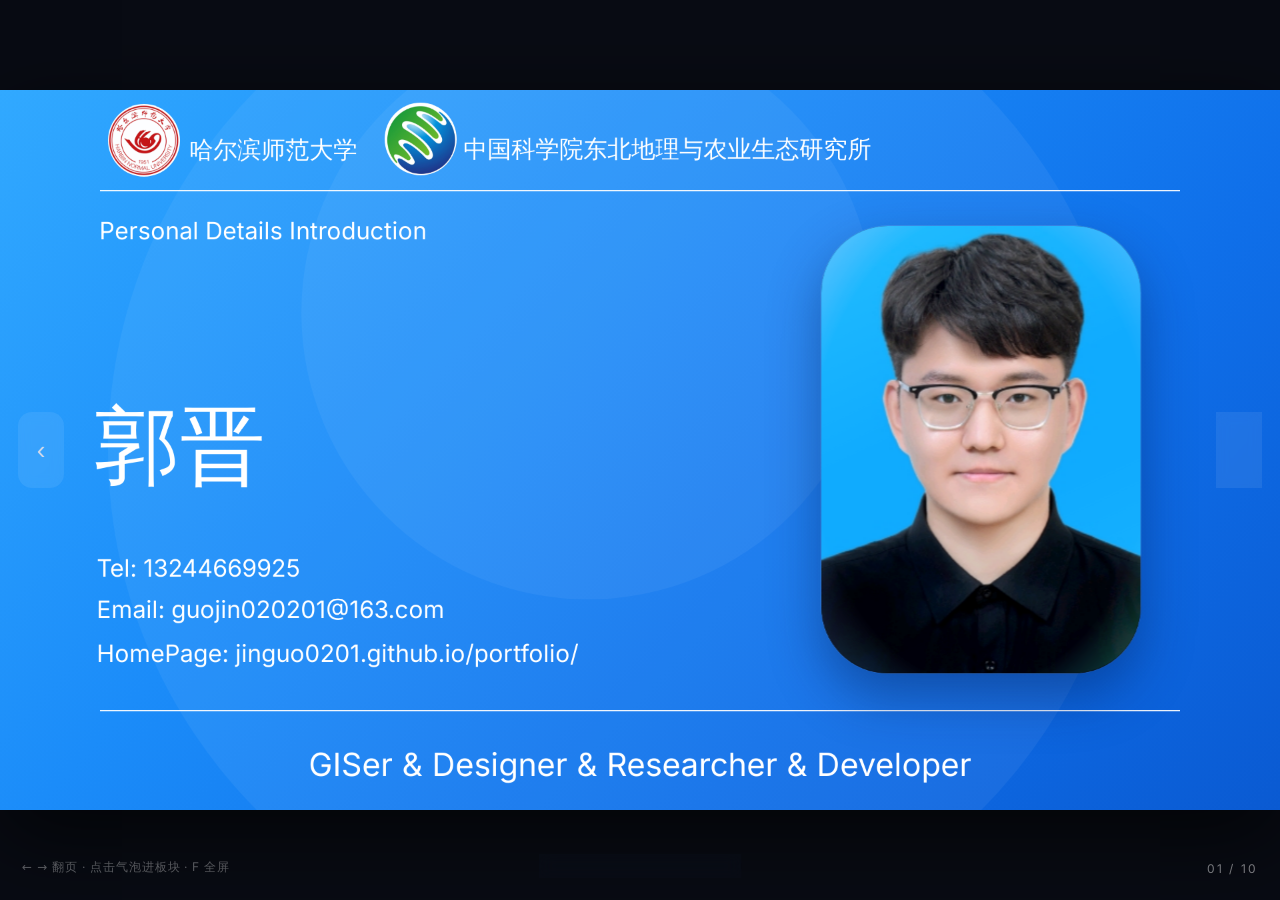
<file: phd-presentation/index.html>
<!DOCTYPE html>
<html lang="zh-CN">
<head>
<meta charset="UTF-8" />
<meta name="viewport" content="width=device-width, initial-scale=1" />
<title>PHDPresentation · 郭晋</title>
<style>
  /* ---------- 字体 ---------- */
  @font-face{
    font-family:"Inter";
    src:url("assets/fonts/inter-latin.woff2") format("woff2");
    font-weight:100 900;font-style:normal;font-display:swap;
  }
  @font-face{
    font-family:"Inter";
    src:url("assets/fonts/inter-italic.woff2") format("woff2");
    font-weight:100 900;font-style:italic;font-display:swap;
  }

  :root{
    --navy:#19213d;
    --blue:#2388ff;
    --blue-deep:#005be3;
    --sky:#239cff;
    --muted:#b4b9c9;
    --faint:#6d758f;
    --ice:#e3efff;
    --line:#353e5c;
    --green:#61dd75;
    --amber:#f6b704;
  }

  *{margin:0;padding:0;box-sizing:border-box;}
  html,body{height:100%;}
  body{
    background:#080b13;
    overflow:hidden;
    font-family:"Inter","Microsoft YaHei","PingFang SC","Segoe UI",system-ui,sans-serif;
    color:#fff;
    -webkit-font-smoothing:antialiased;
    text-rendering:optimizeLegibility;
  }

  /* ---------- 16:9 舞台 ---------- */
  #stage{
    position:absolute;left:50%;top:50%;
    width:1920px;height:1080px;
    transform-origin:center center;
    transform:translate(-50%,-50%) scale(1);
    box-shadow:0 40px 120px rgba(0,0,0,.65);
    background:#0b0f18;
  }

  .slide{
    position:absolute;inset:0;overflow:hidden;
    opacity:0;visibility:hidden;
    transition:opacity .42s ease, transform .6s cubic-bezier(.22,.61,.36,1);
    transform:scale(1.008);
    will-change:opacity,transform;
    background:#0b0f18;
  }
  .slide.on{opacity:1;visibility:visible;transform:none;z-index:2;}
  .slide.nofade{transition:none !important;}

  .txt{position:absolute;white-space:pre-wrap;}

  /* ---------- 深色页光带 ---------- */
  .beam{position:absolute;filter:blur(45px);}

  /* ---------- 封面肖像卡片（棱彩玻璃 + 鼠标倾斜） ---------- */
  .portrait{
    position:absolute;left:1232px;top:204px;width:479px;height:671px;
    perspective:1500px;z-index:4;cursor:pointer;
  }
  .portrait-float{width:100%;height:100%;transform-style:preserve-3d;animation:floaty 7.5s ease-in-out infinite;}
  .portrait-inner{
    position:relative;width:100%;height:100%;border-radius:100px;overflow:hidden;
    transform:rotateX(var(--rx,0deg)) rotateY(var(--ry,0deg)) translate3d(var(--tx,0px),var(--ty,0px),0);
    transform-style:preserve-3d;
    transition:transform .26s cubic-bezier(.22,.61,.36,1), box-shadow .45s ease;
    box-shadow:0 34px 80px rgba(2,32,90,.45), 0 2px 0 rgba(255,255,255,.22) inset, 0 0 0 1px rgba(255,255,255,.16);
    background:#0b1a33;
  }
  .portrait:hover .portrait-inner{
    box-shadow:0 46px 110px rgba(2,32,90,.62), 0 2px 0 rgba(255,255,255,.3) inset, 0 0 0 1px rgba(255,255,255,.28);
  }
  .portrait-inner img{width:100%;height:100%;object-fit:cover;display:block}
  .prism{
    position:absolute;inset:-28%;pointer-events:none;opacity:.55;mix-blend-mode:screen;
    background:conic-gradient(from var(--ang,0deg) at 50% 50%,#ff5f6d,#ffc371,#7df59d,#63e6ff,#8b7bff,#ff8ad8,#ff5f6d);
    filter:blur(28px) saturate(165%);
    -webkit-mask-image:radial-gradient(80% 80% at 50% 50%,transparent 42%,#000 78%);
    mask-image:radial-gradient(80% 80% at 50% 50%,transparent 42%,#000 78%);
    transform:translate3d(calc(var(--mx,0)*1px),calc(var(--my,0)*1px),0);
  }
  .glass-edge{
    position:absolute;inset:0;pointer-events:none;border-radius:inherit;
    background:linear-gradient(155deg,rgba(255,255,255,.55),rgba(255,255,255,0) 42%,rgba(255,255,255,0) 62%,rgba(255,255,255,.32));
    mix-blend-mode:soft-light;opacity:.9;
  }
  @keyframes floaty{0%,100%{transform:translateY(0)}50%{transform:translateY(-12px)}}

  /* ---------- Agenda 磨砂玻璃气泡 ---------- */
  .bubble{
    position:absolute;border-radius:50%;display:flex;align-items:center;justify-content:center;
    cursor:pointer;color:#1d3350;font-size:48px;font-weight:900;font-style:italic;letter-spacing:.2px;
    background:
      linear-gradient(115deg,rgba(255,255,255,0) 34%,rgba(255,255,255,.18) 45%,rgba(255,255,255,0) 56%),
      linear-gradient(168deg,rgba(255,255,255,.38),rgba(255,255,255,.04) 46%,rgba(255,255,255,.02) 70%,rgba(255,255,255,.2)),
      linear-gradient(160deg,rgba(58,148,255,.94),rgba(35,136,255,.9) 55%,rgba(19,102,224,.95));
    border:1px solid rgba(255,255,255,.55);
    -webkit-backdrop-filter:blur(20px) saturate(180%) brightness(1.06);
    backdrop-filter:blur(20px) saturate(180%) brightness(1.06);
    box-shadow:
      inset 0 1px 0 rgba(255,255,255,.75),
      inset 0 -1px 0 rgba(255,255,255,.3),
      inset 0 -14px 22px -14px rgba(4,32,80,.55),
      0 14px 36px rgba(31,110,220,.26);
    transition:box-shadow .45s ease;
    animation:bob var(--dur,7s) ease-in-out infinite;animation-delay:var(--del,0s);
    will-change:transform;
  }
  .bubble:hover{
    box-shadow:
      inset 0 1px 1px rgba(255,255,255,.7),
      inset 1px 0 1px rgba(255,255,255,.26),
      inset -1px 0 1px rgba(255,255,255,.26),
      inset 0 -10px 18px -12px rgba(4,32,80,.5),
      0 22px 54px rgba(31,110,220,.4);
  }
  .bubble span{pointer-events:none;text-shadow:0 1px 0 rgba(255,255,255,.22)}
  /* 回溯时冻结气泡漂浮，保证文字落点与气泡完全重合 */
  .pin .bubble{animation-play-state:paused}

  #agendaCard{cursor:pointer;transition:transform .5s cubic-bezier(.22,.61,.36,1),box-shadow .5s ease,opacity .3s ease}
  #agendaCard:hover{transform:translateY(-10px) scale(1.025);box-shadow:0 46px 90px rgba(24,64,140,.34)}

  /* ---------- Projects 卡片 ---------- */
  .proj{
    position:absolute;border-radius:96px;overflow:hidden;
    background:linear-gradient(158deg,rgba(255,255,255,.11),rgba(255,255,255,.03) 58%,rgba(255,255,255,.07));
    border:1px solid rgba(255,255,255,.14);
    -webkit-backdrop-filter:blur(10px);backdrop-filter:blur(10px);
    box-shadow:0 24px 60px rgba(3,12,32,.34), inset 0 1px 0 rgba(255,255,255,.18);
  }
  .proj .bar{position:absolute;left:0;top:0;bottom:0;width:12px;background:linear-gradient(180deg,#5fb2ff,#1f7ae8)}
  .proj .idx{position:absolute;right:64px;top:44px;font-size:22px;font-weight:700;letter-spacing:3px;color:rgba(255,255,255,.3)}
  .proj h3{margin:0;font-size:42px;line-height:52px;font-weight:700;color:#fff;letter-spacing:.2px}
  .proj .meta{margin-top:10px;font-size:22px;line-height:30px;color:#9fb6d8}
  .proj p{margin:18px 0 0;font-size:23px;line-height:36px;color:#d3dded;font-weight:400}
  .chips{position:absolute;left:88px;display:flex;gap:12px}
  .chip{
    padding:9px 20px;border-radius:999px;font-size:20px;line-height:24px;
    color:#bcdcff;background:rgba(35,136,255,.16);
    border:1px solid rgba(93,175,255,.45);
  }
  .chip.ghost{color:#8d9ab2;background:rgba(255,255,255,.04);border-color:rgba(255,255,255,.14)}

  /* ---------- Research Program（研究计划页） ---------- */
  .rp-card{
    position:absolute;width:540px;height:342px;border-radius:28px;padding:36px 40px;box-sizing:border-box;
    background:linear-gradient(160deg,rgba(255,255,255,.94),rgba(238,247,255,.8));
    border:1px solid rgba(35,136,255,.16);
    box-shadow:0 26px 60px rgba(31,88,164,.12), inset 0 1px 0 #ffffff;
    -webkit-backdrop-filter:blur(10px);backdrop-filter:blur(10px);
  }
  .rp-num{font-size:22px;line-height:1;font-weight:700;color:#a8bed8;letter-spacing:.16em}
  .rp-h{margin-top:14px;font-size:31px;line-height:40px;font-weight:700;color:#19213d}
  .rp-h span{display:block;margin-top:2px;font-size:16px;line-height:22px;font-weight:600;color:#93a8c4;letter-spacing:.06em}
  .rp-list{margin:20px 0 0;padding:0;list-style:none}
  .rp-list li{
    position:relative;padding-left:24px;margin-bottom:12px;
    font-size:21px;line-height:32px;color:#3f4a63;
  }
  .rp-list li::before{
    content:"";position:absolute;left:4px;top:13px;width:8px;height:8px;border-radius:50%;
    background:#2388ff;box-shadow:0 0 0 4px rgba(35,136,255,.14);
  }

  .rp-node{position:absolute;top:812px;width:280px;margin-left:-14px}
  .rp-node i{
    position:absolute;left:0;top:-9px;width:18px;height:18px;border-radius:50%;
    background:#ffffff;border:2px solid #2388ff;box-shadow:0 0 0 6px rgba(35,136,255,.12),0 6px 16px rgba(35,136,255,.25);
  }
  .rp-node b{display:block;margin:34px 0 0 2px;font-size:24px;line-height:30px;font-weight:700;color:#19213d}
  .rp-node span{display:block;margin:2px 0 0 2px;font-size:19px;line-height:26px;color:#7b8fae}

  /* ---------- 论文二维码（悬停 Published 显示） ---------- */
  .pub-wrap{position:absolute;display:flex;align-items:center;justify-content:center;z-index:30}
  .pub-txt{
    position:relative;font-size:36px;line-height:56px;color:#61dd75;cursor:help;
    transition:text-shadow .25s ease;
  }
  .pub-wrap:hover .pub-txt{text-shadow:0 0 20px rgba(97,221,117,.6)}
  .qr-pop{
    position:absolute;left:calc(100% + 14px);top:-56px;width:244px;padding:12px 12px 9px;
    border-radius:20px;background:rgba(10,22,44,.9);
    border:1px solid rgba(140,200,255,.28);
    -webkit-backdrop-filter:blur(14px);backdrop-filter:blur(14px);
    box-shadow:0 30px 64px rgba(2,16,44,.65), inset 0 1px 0 rgba(255,255,255,.14);
    opacity:0;visibility:hidden;pointer-events:none;
    transform:translate(-10px,6px) scale(.94);transform-origin:left center;
    transition:opacity .22s ease,transform .3s cubic-bezier(.2,.8,.3,1),visibility .22s;
    z-index:40;
  }
  .pub-wrap:hover .qr-pop,.pub-wrap:focus-within .qr-pop{
    opacity:1;visibility:visible;pointer-events:auto;transform:translate(0,0) scale(1);
  }
  .qr-pop img{display:block;margin:0 auto;width:220px;height:220px;border-radius:10px;background:#fff;image-rendering:pixelated}
  .qr-cap{display:block;margin-top:6px;text-align:center;font-size:13px;line-height:17px;color:#a9c8ea;font-weight:600;letter-spacing:.6px}

  /* ---------- Skills：星轨（全屏 · 多材质） ---------- */
  #s6 .orbit{position:absolute;inset:0;isolation:isolate}
  .orbit-ring{position:absolute;inset:0;width:100%;height:100%;z-index:1;pointer-events:none}
  .dust{animation:travel 52s linear infinite}
  .d3{animation-duration:38s;animation-delay:-12s}
  .d4{animation-duration:27s;animation-direction:reverse;animation-delay:-5s}
  @keyframes travel{to{stroke-dashoffset:-3694}}
  .orbit.paused .dust{animation-play-state:paused}

  .stars{
    position:absolute;inset:0;z-index:0;pointer-events:none;opacity:.55;
    background-image:
      radial-gradient(1.6px 1.6px at 9% 17%,rgba(200,228,255,.85),transparent),
      radial-gradient(1.2px 1.2px at 22% 63%,rgba(180,214,255,.7),transparent),
      radial-gradient(2px 2px at 31% 28%,rgba(210,234,255,.8),transparent),
      radial-gradient(1.2px 1.2px at 44% 79%,rgba(180,214,255,.6),transparent),
      radial-gradient(1.6px 1.6px at 57% 12%,rgba(205,230,255,.75),transparent),
      radial-gradient(1.2px 1.2px at 66% 66%,rgba(180,214,255,.6),transparent),
      radial-gradient(2.2px 2.2px at 74% 24%,rgba(215,236,255,.8),transparent),
      radial-gradient(1.2px 1.2px at 83% 72%,rgba(180,214,255,.65),transparent),
      radial-gradient(1.8px 1.8px at 91% 38%,rgba(205,230,255,.7),transparent),
      radial-gradient(1.2px 1.2px at 15% 88%,rgba(180,214,255,.55),transparent),
      radial-gradient(1.4px 1.4px at 50% 46%,rgba(200,228,255,.5),transparent),
      radial-gradient(1.2px 1.2px at 96% 85%,rgba(190,220,255,.6),transparent);
  }

  .core{position:absolute;left:960px;top:548px;width:320px;height:320px;margin:-160px 0 0 -160px;z-index:6;opacity:0}
  .slide.on .core{animation:coreIn .9s .1s cubic-bezier(.2,.8,.3,1) both}
  .core::after{content:"";position:absolute;inset:-32px;border-radius:50%;border:1px solid rgba(150,205,255,.24);box-shadow:inset 0 0 34px rgba(90,170,255,.2);pointer-events:none}
  .core::before{content:"";position:absolute;inset:-70px;border-radius:50%;border:1px dashed rgba(130,190,250,.16);pointer-events:none}
  .core-halo{position:absolute;inset:-110px;border-radius:50%;background:radial-gradient(circle,rgba(64,152,255,.34),rgba(64,152,255,0) 66%);filter:blur(18px)}
  .core-ball{
    position:absolute;inset:0;border-radius:50%;overflow:hidden;
    display:flex;flex-direction:column;align-items:center;justify-content:center;gap:8px;
    background:radial-gradient(circle at 33% 26%,#ffffff 0%,#d9eeff 17%,#7cc0f6 44%,#2b7dd6 72%,#0c3d84 100%);
    box-shadow:inset -18px -24px 44px rgba(4,26,70,.55), inset 14px 16px 34px rgba(255,255,255,.45), 0 0 74px rgba(56,148,255,.5), 0 26px 54px rgba(2,16,44,.5);
    animation:coreBreath 9.5s ease-in-out infinite;
  }
  .core-ball::after{
    content:"";position:absolute;inset:-40%;border-radius:50%;pointer-events:none;
    background:conic-gradient(from 0deg,rgba(255,255,255,0) 0deg,rgba(255,255,255,.22) 40deg,rgba(255,255,255,0) 96deg,rgba(255,255,255,0) 210deg,rgba(190,230,255,.18) 260deg,rgba(255,255,255,0) 320deg);
    animation:coreSpin 14s linear infinite;
  }
  @keyframes coreSpin{to{transform:rotate(360deg)}}
  .core-ball .w{font-size:30px;text-shadow:0 1px 0 rgba(255,255,255,.4);font-weight:700;color:#082d5c;letter-spacing:.2px;line-height:1;position:relative;z-index:1}
  @keyframes coreIn{from{opacity:0;transform:scale(.72);filter:blur(12px)}to{opacity:1;transform:scale(1);filter:blur(0)}}
  @keyframes coreBreath{
    0%,100%{box-shadow:inset -18px -24px 44px rgba(4,26,70,.55), inset 14px 16px 34px rgba(255,255,255,.45), 0 0 58px rgba(56,148,255,.42), 0 26px 54px rgba(2,16,44,.5)}
    50%{box-shadow:inset -18px -24px 44px rgba(4,26,70,.55), inset 14px 16px 34px rgba(255,255,255,.45), 0 0 104px rgba(76,168,255,.62), 0 26px 54px rgba(2,16,44,.5)}
  }

  .sat{
    position:absolute;left:0;top:0;width:0;height:0;will-change:transform;
    transform:translate3d(var(--x,960px),var(--y,548px),0) scale(var(--sz,1));
  }
  .sat-in{
    position:absolute;left:0;top:0;transform:translate(-50%,-50%);border-radius:50%;
    display:flex;align-items:center;justify-content:center;text-align:center;padding:6px;
    font-family:"Inter","Microsoft YaHei",sans-serif;font-weight:600;color:var(--fg,#0b2c56);
    letter-spacing:.2px;line-height:1.15;
    transition:transform .3s cubic-bezier(.2,.8,.3,1),filter .3s ease,box-shadow .3s ease;
    opacity:0;
  }
  .slide.on .sat-in{animation:satIn .85s var(--d,200ms) both}
  .sat-in::after{
    content:"";position:absolute;left:16%;top:10%;width:36%;height:27%;border-radius:50%;pointer-events:none;
    background:radial-gradient(closest-side,rgba(255,255,255,var(--hi,.9)),rgba(255,255,255,0));filter:blur(1.5px);
  }
  .sat[data-href] .sat-in{cursor:pointer}
  .sat:hover .sat-in{transform:translate(-50%,-50%) scale(1.16);filter:brightness(1.12) saturate(1.06) drop-shadow(0 0 20px rgba(120,196,255,.7))}
  @keyframes satIn{from{opacity:0;filter:blur(10px)}to{opacity:1;filter:blur(0)}}

  /* ① 磨砂玻璃 */
  .m-frost{--hi:.95;
    background:linear-gradient(160deg,rgba(244,252,255,.97),rgba(208,234,255,.94) 46%,rgba(152,198,243,.9));
    border:1px solid rgba(255,255,255,.6);
    -webkit-backdrop-filter:blur(16px) saturate(150%);backdrop-filter:blur(16px) saturate(150%);
    box-shadow:inset 0 2px 0 rgba(255,255,255,.95),inset 0 -22px 34px rgba(10,44,96,.3),0 18px 34px rgba(2,16,44,.45);
  }
  /* ② 陶瓷 */
  .m-ceramic{--hi:.85;--fg:#123a67;
    background:radial-gradient(circle at 34% 26%,#ffffff,#eef7ff 38%,#c9dff7 74%,#96b8dd 100%);
    box-shadow:inset -10px -12px 26px rgba(60,100,150,.3),inset 10px 10px 22px rgba(255,255,255,.95),0 16px 30px rgba(2,16,44,.4);
  }
  /* ③ 液态金属 */
  .m-metal{--hi:1;--fg:#12283f;
    background:linear-gradient(146deg,#7f8fa2 0%,#f2f9ff 14%,#9aaec6 32%,#ffffff 47%,#71859c 62%,#dfeaf7 78%,#8598ae 92%,#c3d3e4 100%);
    box-shadow:inset -12px -14px 28px rgba(12,30,52,.6),inset 10px 12px 24px rgba(255,255,255,.75),0 18px 34px rgba(2,16,44,.5);
  }
  /* ④ 拉丝钢 */
  .m-brushed{--hi:.6;--fg:#12304f;
    background:
      repeating-linear-gradient(112deg,rgba(255,255,255,.16) 0 2px,rgba(255,255,255,0) 2px 5px),
      radial-gradient(circle at 32% 24%,#eaf3ff,#c2d6ec 46%,#93aecb 78%,#6f89a8 100%);
    box-shadow:inset -10px -12px 26px rgba(20,40,66,.45),inset 10px 10px 22px rgba(255,255,255,.6),0 18px 34px rgba(2,16,44,.45);
  }
  /* ⑤ 珍珠贝母 */
  .m-pearl{--hi:.85;--fg:#3a2a55;
    background:conic-gradient(from 128deg,#ffe7f1,#e7f1ff,#e7ffef,#fff8dc,#ece7ff,#ffe7f1);
    box-shadow:inset -12px -14px 28px rgba(120,140,190,.35),inset 10px 12px 24px rgba(255,255,255,.9),0 16px 32px rgba(2,16,44,.4);
  }
  /* ⑥ 冰晶 */
  .m-ice{--hi:1;--fg:#0a3a63;
    background:radial-gradient(circle at 30% 24%,#ffffff,#f0faff 32%,#d5f0ff 58%,#a8d8f6 82%,#7fb6dd 100%);
    border:1px solid rgba(255,255,255,.9);
    box-shadow:inset 0 0 30px rgba(255,255,255,.95),inset -10px -14px 26px rgba(112,176,226,.38),0 16px 30px rgba(2,16,44,.35);
  }
  /* ⑦ 全息 */
  .m-holo{--hi:.7;--fg:#0d2440;text-shadow:0 1px 0 rgba(255,255,255,.5);
    background:conic-gradient(from 20deg,#8fe0ff,#b9a8ff,#ff9fd6,#ffd39a,#9dffcf,#8fe0ff);
    box-shadow:inset -12px -16px 30px rgba(30,40,90,.45),inset 10px 12px 24px rgba(255,255,255,.65),0 18px 34px rgba(2,16,44,.45);
  }
  /* ⑧ 星云 */
  .m-nebula{--hi:.5;--fg:#dcebff;
    background:
      radial-gradient(circle at 68% 72%,rgba(120,180,255,.55),rgba(120,180,255,0) 46%),
      radial-gradient(circle at 28% 30%,#3f68b4,#1d356c 44%,#0b1738 76%,#050b1e 100%);
    box-shadow:inset -10px -14px 26px rgba(0,0,0,.6),inset 8px 10px 20px rgba(120,170,235,.2),0 18px 34px rgba(0,0,0,.5),0 0 34px rgba(74,132,220,.22);
  }
  /* ⑨ 碳纤维 */
  .m-carbon{--hi:.45;--fg:#dbe9ff;
    background:
      repeating-linear-gradient(45deg,rgba(140,180,235,.10) 0 2px,rgba(0,0,0,0) 2px 4px),
      repeating-linear-gradient(-45deg,rgba(140,180,235,.10) 0 2px,rgba(0,0,0,0) 2px 4px),
      radial-gradient(circle at 30% 26%,#24344f,#16233a 52%,#0b1424 100%);
    box-shadow:inset -10px -12px 26px rgba(0,0,0,.65),inset 8px 10px 20px rgba(120,170,230,.16),0 18px 32px rgba(0,0,0,.5);
  }
  /* ⑩ 蓝宝石 */
  .m-sapphire{--hi:.7;--fg:#eaf5ff;
    background:radial-gradient(circle at 32% 26%,#e7f4ff,#9ccfff 22%,#3f86e0 54%,#17458f 82%,#0a2a63 100%);
    box-shadow:inset -12px -16px 30px rgba(2,16,50,.6),inset 10px 12px 24px rgba(255,255,255,.4),0 18px 34px rgba(2,16,44,.5);
  }
  .m-nebula,.m-carbon,.m-sapphire{text-shadow:0 1px 3px rgba(1,8,20,.55)}

  @keyframes bob{
    0%,100%{transform:translate3d(0,0,0) rotate(0deg)}
    28%{transform:translate3d(var(--bx,6px),var(--by,-5px),0) rotate(var(--br,1.2deg))}
    72%{transform:translate3d(calc(var(--bx,6px) * -1),calc(var(--by,-5px) * -.7),0) rotate(calc(var(--br,1.2deg) * -1))}
  }

  /* ---------- 详情页入场 ---------- */
  .rv{opacity:0;transform:translateY(26px) scale(.99);filter:blur(8px)}
  .slide.revealing .rv{animation:rvIn .72s cubic-bezier(.22,.61,.36,1) forwards;animation-delay:calc(var(--d,0) * 1ms)}
  @keyframes rvIn{to{opacity:1;transform:none;filter:blur(0)}}

  .rvf{opacity:0;filter:blur(14px)}
  .slide.revealing .rvf{opacity:1;filter:blur(0);transition:opacity .85s ease,filter .95s ease;transition-delay:calc(var(--d,0) * 1ms)}

  .tl{position:absolute;inset:0}
  .slide.revealing .tl{animation:tlRise 1s cubic-bezier(.16,.84,.3,1) forwards;animation-delay:calc(var(--d,140) * 1ms)}
  @keyframes tlRise{from{opacity:0;transform:translateY(150px)}to{opacity:1;transform:none}}

  .page-glow{
    position:absolute;pointer-events:none;z-index:0;
    background:radial-gradient(circle at 50% 50%,rgba(53,120,210,.38),rgba(53,120,210,0) 68%);
    filter:blur(28px);
  }

  .back{cursor:pointer;z-index:20;pointer-events:auto;}
  .back::after{
    content:"";position:absolute;inset:-12px -20px;border-radius:16px;
    background:rgba(255,255,255,0);transition:background .3s ease;
  }
  .back:hover::after{background:rgba(255,255,255,.07)}

  /* ---------- 过渡层 ---------- */
  #morph{position:fixed;inset:0;pointer-events:none;z-index:60;display:none;overflow:hidden}
  #morph.on{display:block}
  #morph-fill{position:absolute;inset:0;background:#19213d;will-change:clip-path,opacity}
  #morph-bubble{
    position:absolute;border-radius:50%;transform-origin:50% 50%;
    background:linear-gradient(152deg,rgba(104,176,255,.78),rgba(35,136,255,.6));
    -webkit-backdrop-filter:blur(14px);backdrop-filter:blur(14px);
    will-change:transform,filter,opacity;
  }
  #morph-label{
    position:absolute;transform:translate(-50%,-50%);white-space:nowrap;
    font-weight:900;font-style:italic;color:#93a0b8;will-change:transform,opacity;
  }

  /* ---------- 翻卡 ---------- */
  .flipcard{position:fixed;perspective:1700px;z-index:70;pointer-events:none;transform-origin:50% 50%}
  .flip-inner{position:relative;width:100%;height:100%;transform-style:preserve-3d;transform-origin:50% 50%}
  .flip-face{position:absolute;inset:0;backface-visibility:hidden;border-radius:100px;overflow:hidden;background:#fff}
  .flip-face img{width:100%;height:100%;object-fit:cover;display:block}
  .flip-back{transform:rotateY(180deg);background:#fff}
  .flip-back img{object-fit:contain}

  /* ---------- 底部 UI ---------- */
  #ui{position:fixed;inset:0;pointer-events:none;z-index:50;}
  #ui .btn{
    pointer-events:auto;position:absolute;top:50%;transform:translateY(-50%);
    width:46px;height:76px;border:0;border-radius:14px;
    background:rgba(255,255,255,.08);color:#cfd8ea;
    font-size:26px;line-height:1;cursor:pointer;
    transition:background .2s,color .2s;backdrop-filter:blur(6px);
  }
  #ui .btn:hover{background:rgba(255,255,255,.18);color:#fff;}
  #ui .btn.prev{left:18px;}
  #ui .btn.next{right:18px;}
  #dots{
    pointer-events:auto;position:absolute;left:50%;bottom:22px;transform:translateX(-50%);
    display:flex;gap:9px;padding:8px 14px;border-radius:999px;
    background:rgba(10,14,24,.55);backdrop-filter:blur(8px);
  }
  #dots b{
    width:8px;height:8px;border-radius:50%;background:rgba(255,255,255,.28);
    cursor:pointer;transition:all .25s;
  }
  #dots b.on{background:#fff;width:22px;border-radius:999px;}
  #count{
    position:absolute;right:22px;bottom:24px;font-size:12px;letter-spacing:.18em;
    color:rgba(255,255,255,.45);user-select:none;
  }
  #hint{
    position:absolute;left:22px;bottom:24px;font-size:12px;letter-spacing:.08em;
    color:rgba(255,255,255,.32);user-select:none;
  }
  body.clean #ui{display:none;}
  body.film #ui{display:none;}

  /* 截图模式：所有动画元素直接到位 */
  body.clean .rv{opacity:1 !important;transform:none !important;filter:none !important;animation:none !important}
  body.clean .rvf{opacity:1 !important;filter:none !important;transition:none !important}
  body.clean .tl{opacity:1 !important;transform:none !important;animation:none !important}
  body.clean .bubble,body.clean .portrait-float{animation:none !important}
  body.clean .sat-in{opacity:1 !important;animation:none !important;filter:none !important}
  body.clean .core{opacity:1 !important;animation:none !important}
  body.clean .core-ball,body.clean .dust{animation:none !important}
  body.clean .slide{transition:none !important;transform:none !important}

  @media (prefers-reduced-motion: reduce){
    .portrait-float,.bubble{animation:none !important}
    .slide{transition-duration:.001s}
  }

  /* ---------- 打印 / 导出 PDF ---------- */
  @media print{
    @page{size:1920px 1080px;margin:0;}
    html,body{overflow:visible;background:#fff;}
    #ui,#morph{display:none !important;}
    #stage{
      position:static;width:1920px;height:auto;
      transform:none !important;box-shadow:none;background:#fff;
    }
    .slide{
      position:relative;width:1920px;height:1080px;
      opacity:1 !important;visibility:visible !important;
      transform:none !important;page-break-after:always;break-after:page;
      -webkit-print-color-adjust:exact;print-color-adjust:exact;
    }
    .rv,.rvf{opacity:1 !important;transform:none !important;filter:none !important}
    .tl{opacity:1 !important;transform:none !important}
    .portrait-float,.bubble{animation:none !important}
  }

  /* ---------- 研究计划 → Thank you：内容淡出 · 字样浮现 · 淡蓝光晕外扩 ---------- */
  #halo{position:absolute;left:960px;top:545px;width:1100px;height:1100px;margin:-550px 0 0 -550px;pointer-events:none;z-index:1;will-change:transform,opacity}
  #halo i{position:absolute;inset:0;display:block;border-radius:50%;will-change:transform,opacity;backface-visibility:hidden}
  #halo .disc{
    background:radial-gradient(circle at 50% 50%,
      rgba(35,136,255,.085) 0%,
      rgba(35,136,255,.082) 20%,
      rgba(35,136,255,.062) 38%,
      rgba(35,136,255,.036) 53%,
      rgba(35,136,255,.016) 67%,
      rgba(35,136,255,.004) 78%,
      rgba(35,136,255,0) 88%);
    opacity:0;
  }
  #halo .ring{
    background:radial-gradient(circle at 50% 50%,
      rgba(35,136,255,0) 18%,
      rgba(35,136,255,.014) 34%,
      rgba(35,136,255,.042) 48%,
      rgba(35,136,255,.036) 58%,
      rgba(35,136,255,.016) 70%,
      rgba(35,136,255,.004) 80%,
      rgba(35,136,255,0) 90%);
    opacity:0;
  }
  /* ---------- 蓝色栏目板块（置顶层） ---------- */
  #footBar{position:absolute;left:0;top:0;width:1920px;height:1080px;pointer-events:none;z-index:80;display:none;opacity:0}
  #footBar .fb-bar{position:absolute;left:0;top:858px;width:1920px;height:222px;background:linear-gradient(180deg,#239cff,#005be3)}

  /* ---------- Thank you → Q & A：光晕收缩回中心 ---------- */
  #haloQ{
    position:absolute;left:960px;top:542px;width:1100px;height:1100px;
    margin:-550px 0 0 -550px;border-radius:50%;pointer-events:none;z-index:70;
    opacity:0;will-change:transform,opacity;
    background:radial-gradient(circle at 50% 50%,
      rgba(30,120,245,.16) 0%,
      rgba(32,124,248,.15) 22%,
      rgba(35,136,255,.115) 40%,
      rgba(35,136,255,.068) 55%,
      rgba(35,136,255,.028) 68%,
      rgba(35,136,255,.007) 79%,
      rgba(35,136,255,0) 88%);
  }
</style>
</head>
<body>
<div id="stage">

  <!-- ================= 01 封面 ================= -->
  <section class="slide on" id="s1" style="background:linear-gradient(133deg,#31a9ff 0%,#1b8cf9 36%,#0f6fe9 70%,#0a5ad2 100%)">
    <div style="position:absolute;left:162px;top:-227px;width:1533px;height:1533px;border-radius:50%;background:rgba(255,255,255,.055)"></div>
    <div style="position:absolute;left:452px;top:-96px;width:860px;height:860px;border-radius:50%;background:rgba(255,255,255,.05)"></div>

    <img src="assets/logo-hsd.png" alt="哈尔滨师范大学" style="position:absolute;left:162px;top:21px;width:108px;height:109px;border-radius:50%;object-fit:cover" />
    <img src="assets/logo-cas.png" alt="中国科学院东北地理与农业生态研究所" style="position:absolute;left:577px;top:19px;width:108px;height:109px;border-radius:50%;object-fit:cover" />

    <div class="txt" style="left:-534px;top:61px;width:1888px;text-align:center;font-size:36px;line-height:56px">哈尔滨师范大学</div>
    <div class="txt" style="left:57px;top:60px;width:1888px;text-align:center;font-size:36px;line-height:56px">中国科学院东北地理与农业生态研究所</div>

    <div class="txt" style="left:145px;top:183px;width:498px;text-align:center;font-size:36px;line-height:56px">Personal Details Introduction</div>

    <div class="txt" style="left:133px;top:433px;width:274px;text-align:center;font-size:128px;line-height:198px;font-weight:400">郭晋</div>

    <div class="txt" style="left:145px;top:689px;width:760px;font-size:36px;line-height:56px">Tel: 13244669925</div>
    <div class="txt" style="left:145px;top:751px;width:760px;font-size:36px;line-height:56px">Email: guojin020201@163.com</div>
    <div class="txt" style="left:145px;top:817px;width:920px;font-size:36px;line-height:56px">HomePage: jinguo0201.github.io/portfolio/</div>

    <div style="position:absolute;left:150px;top:150px;width:1620px;height:2px;background:rgba(255,255,255,.92)"></div>
    <div style="position:absolute;left:150px;top:930px;width:1620px;height:2px;background:rgba(255,255,255,.92)"></div>

    <div class="txt" style="left:149px;top:975px;width:1621px;text-align:center;font-size:48px;line-height:74px">GISer &amp; Designer &amp; Researcher &amp; Developer</div>

    <div class="portrait" id="portrait">
      <div class="portrait-float">
        <div class="portrait-inner" id="portraitCard">
          <img src="assets/photo.jpg" alt="郭晋" />
          <div class="prism"></div>
          <div class="glass-edge"></div>
        </div>
      </div>
    </div>
  </section>

  <!-- ================= 02 Agenda ================= -->
  <section class="slide" id="s2" style="background:#ffffff">
    <div style="position:absolute;left:-822px;top:-667px;width:1782px;height:1334px;border-radius:50%;background:radial-gradient(circle at 48% 46%,rgba(35,136,255,.30),rgba(35,136,255,0) 62%);filter:blur(26px)"></div>

    <div class="txt rv" style="left:55px;top:54px;width:449px;font-size:120px;line-height:156px;font-weight:600;color:#19213d;--d:80">Agenda</div>

    <img id="agendaCard" src="assets/illustration.png" alt="" style="position:absolute;left:722px;top:287px;width:476px;height:507px;border-radius:128px;object-fit:cover" />

    <div class="bubble rvf" data-go="s3" style="left:173px;top:206px;width:331px;height:337px;--bx:7px;--by:-6px;--br:1.4deg;--dur:7.4s;--del:.15s;--d:300"><span>Overview</span></div>
    <div class="bubble rvf" data-go="s5" style="left:280px;top:640px;width:402px;height:408px;--bx:-8px;--by:-5px;--br:-1.1deg;--dur:8.2s;--del:.55s;--d:380"><span>Projects</span></div>
    <div class="bubble rvf" data-go="s6" style="left:1310px;top:708px;width:299px;height:307px;--bx:6px;--by:-7px;--br:1deg;--dur:7.8s;--del:.35s;--d:460"><span>Skills</span></div>
    <div class="bubble rvf" data-go="s4" style="left:1327px;top:111px;width:432px;height:443px;--bx:-7px;--by:-4px;--br:-1.5deg;--dur:8.6s;--del:.75s;--d:340"><span>Researches</span></div>
  </section>

  <!-- ================= 03 Overview ================= -->
  <section class="slide" id="s3" style="background:#19213d">
    <div class="beam" style="left:-737px;top:-428px;width:1964px;height:1356px;background:radial-gradient(48% 52% at 24% 20%,rgba(64,130,220,.34),rgba(64,120,210,0) 72%),radial-gradient(56% 58% at 86% 96%,rgba(18,52,120,.34),rgba(18,52,120,0) 72%)"></div>
    <div class="page-glow" style="left:-150px;top:-200px;width:760px;height:680px"></div>

    <div class="txt back rv" data-back="s2" style="left:93px;top:85px;width:686px;font-size:48px;line-height:74px;font-weight:900;font-style:italic;color:#5b6a88;--d:40">Overview</div>

    <div class="txt rv" style="left:93px;top:202px;width:519px;font-size:96px;line-height:144px;font-weight:600;--d:120">郭晋</div>
    <div class="txt rv" style="left:94px;top:312px;width:430px;font-size:40px;line-height:60px;color:#b4b9c9;--d:170">黑龙江省 · 哈尔滨市</div>
    <div class="txt rv" style="left:555px;top:312px;width:430px;font-size:40px;line-height:60px;color:#b4b9c9;--d:200">2002-02-01</div>

    <div class="txt rv" style="left:94px;top:460px;width:519px;font-size:64px;line-height:96px;font-weight:600;--d:250">英语能力</div>
    <div class="txt rv" style="left:99px;top:547px;width:430px;font-size:40px;line-height:60px;color:#b4b9c9;--d:290">CET-4        453</div>
    <div class="txt rv" style="left:528px;top:545px;width:430px;font-size:40px;line-height:60px;color:#b4b9c9;--d:320">CET-6        466</div>

    <div class="txt rv" style="left:93px;top:641px;width:519px;font-size:64px;line-height:96px;font-weight:600;--d:370">获奖情况</div>
    <div class="txt rv" style="left:98px;top:727px;width:1060px;font-size:40px;line-height:60px;color:#b4b9c9;--d:410">年度优秀志愿者×2   优秀学生干部×1   学业奖学金×2</div>

    <div class="txt rv" style="left:99px;top:813px;width:519px;font-size:64px;line-height:96px;font-weight:600;--d:460">学生工作经历</div>
    <div class="txt rv" style="left:104px;top:899px;width:1060px;font-size:40px;line-height:60px;color:#b4b9c9;--d:500">黑龙江工程学院校青年志愿者协会 · 副主席</div>

    <!-- 时间轴 -->
    <div class="tl" style="--d:160">
      <div style="position:absolute;left:1303px;top:101px;width:3px;height:979px;background:#2388ff"></div>
      <div style="position:absolute;left:1293px;top:101px;width:22px;height:22px;border-radius:50%;background:#fff;box-shadow:0 2px 6px rgba(0,0,0,.25)"></div>
      <div style="position:absolute;left:1293px;top:327px;width:22px;height:22px;border-radius:50%;background:#fff;box-shadow:0 2px 6px rgba(0,0,0,.25)"></div>
      <div style="position:absolute;left:1293px;top:555px;width:22px;height:22px;border-radius:50%;background:#fff;box-shadow:0 2px 6px rgba(0,0,0,.25)"></div>
      <div style="position:absolute;left:1293px;top:782px;width:22px;height:22px;border-radius:50%;background:#fff;box-shadow:0 2px 6px rgba(0,0,0,.25)"></div>

      <div style="position:absolute;left:1357px;top:76px;width:368px;height:70px;border-radius:35px;background:linear-gradient(100deg,#04adfe,#0066ff);box-shadow:0 0 34px rgba(35,136,255,.5);display:flex;align-items:center;justify-content:center;font-size:30px;line-height:42px;font-weight:600">2020.10 - 2024.6</div>
      <div class="txt" style="left:1357px;top:183px;width:460px;font-size:36px;line-height:56px">本科
黑龙江工程学院 · 测绘工程</div>

      <div style="position:absolute;left:1357px;top:302px;width:368px;height:70px;border-radius:35px;background:linear-gradient(100deg,#04adfe,#0066ff);box-shadow:0 0 34px rgba(35,136,255,.5);display:flex;align-items:center;justify-content:center;font-size:30px;line-height:42px;font-weight:600">2024.9 - Now</div>
      <div class="txt" style="left:1357px;top:412px;width:460px;font-size:36px;line-height:56px">硕士研究生
哈尔滨师范大学 · 地理学</div>

      <div style="position:absolute;left:1357px;top:531px;width:368px;height:70px;border-radius:35px;background:linear-gradient(100deg,#04adfe,#0066ff);box-shadow:0 0 34px rgba(35,136,255,.5);display:flex;align-items:center;justify-content:center;font-size:30px;line-height:42px;font-weight:600">2024.11 - 2025.8</div>
      <div class="txt" style="left:1357px;top:627px;width:460px;font-size:36px;line-height:56px">联合培养
中国水利水电科学研究院</div>

      <div style="position:absolute;left:1357px;top:757px;width:368px;height:70px;border-radius:35px;background:linear-gradient(100deg,#04adfe,#0066ff);box-shadow:0 0 34px rgba(35,136,255,.5);display:flex;align-items:center;justify-content:center;font-size:30px;line-height:42px;font-weight:600">2025.9 - Now</div>
      <div class="txt" style="left:1357px;top:854px;width:470px;font-size:36px;line-height:56px">联合培养
中国科学院
东北地理与农业生态研究所</div>
    </div>
  </section>

  <!-- ================= 04 Researches ================= -->
  <section class="slide" id="s4" style="background:#19213d">
    <div class="beam" style="left:827px;top:-488px;width:1964px;height:1356px;background:radial-gradient(50% 55% at 30% 22%,rgba(64,130,220,.32),rgba(64,120,210,0) 72%),radial-gradient(55% 60% at 84% 94%,rgba(18,52,120,.34),rgba(18,52,120,0) 72%)"></div>
    <div class="page-glow" style="left:1170px;top:-220px;width:820px;height:700px"></div>

    <div class="txt back rv" data-back="s2" style="left:1518px;top:85px;width:330px;font-size:48px;line-height:74px;font-weight:900;font-style:italic;text-align:left;color:#5b6a88;--d:40">Researches</div>

    <!-- 左侧时间轴 -->
    <div class="tl" style="--d:120">
      <div style="position:absolute;left:53px;top:84px;width:3px;height:980px;background:#2388ff"></div>
      <div style="position:absolute;left:43px;top:63px;width:22px;height:22px;border-radius:50%;background:#fff;box-shadow:0 2px 6px rgba(0,0,0,.25)"></div>
      <div style="position:absolute;left:43px;top:374px;width:22px;height:22px;border-radius:50%;background:#fff;box-shadow:0 2px 6px rgba(0,0,0,.25)"></div>
      <div style="position:absolute;left:43px;top:686px;width:22px;height:22px;border-radius:50%;background:#fff;box-shadow:0 2px 6px rgba(0,0,0,.25)"></div>
      <div style="position:absolute;left:43px;top:996px;width:22px;height:22px;border-radius:50%;background:#fff;box-shadow:0 2px 6px rgba(0,0,0,.25)"></div>
    </div>

    <div class="rv pub-wrap" style="left:653px;top:61px;width:422px;height:56px;--d:180">
      <span class="pub-txt" tabindex="0">Published</span>
      <span class="qr-pop">
        <img src="assets/paper1-qr.png" alt="论文发表页二维码">
        <span class="qr-cap">扫码查看论文</span>
      </span>
    </div>

    <!-- 论文 1 -->
    <div class="rv" style="position:absolute;inset:0;--d:180">
      <div style="position:absolute;left:83px;top:33px;width:645px;height:81px;border-radius:96px;background:linear-gradient(90deg,#1054ff 0%,rgba(16,84,255,0) 100%);display:flex;align-items:center;justify-content:center;font-size:36px;font-weight:700">样本代表性与空间预测可靠性</div>
      <div class="txt" style="left:91px;top:131px;width:1571px;font-size:32px;line-height:44px;font-weight:700">Optimization of Sampling Density in Regional-Scale Soil Organic Carbon Mapping and Its Impact on Prediction Accuracy</div>
      <div class="txt" style="left:91px;top:221px;width:897px;font-size:24px;line-height:37px;color:#6d758f">县域尺度下有机质样本量按不同抽样方法递减对有机质预测地图反演精度的影响研究</div>
      <div class="txt" style="left:91px;top:266px;width:1401px;font-size:24px;line-height:37px">不同抽样方法在样本量递减过程中的精度衰减特征存在显著差异， 据此提出了兼顾成本与精度的采样建议，可直接指导同类区域土壤制图采样设计。</div>
    </div>

    <!-- 论文 2 -->
    <div class="rv" style="position:absolute;inset:0;--d:260">
      <div style="position:absolute;left:83px;top:344px;width:645px;height:81px;border-radius:96px;background:linear-gradient(90deg,#1054ff 0%,rgba(16,84,255,0) 100%);display:flex;align-items:center;justify-content:center;font-size:36px;font-weight:700">多尺度空间特征建模</div>
      <div class="txt" style="left:653px;top:356px;width:422px;font-size:36px;line-height:56px;text-align:center;color:#f6b704">submitted</div>
      <div class="txt" style="left:91px;top:440px;width:1571px;font-size:32px;line-height:44px;font-weight:700">A spatio-temporal multi-scale attention recurrent network for 30-m resolution soil organic carbon mapping of croplands in China</div>
      <div class="txt" style="left:91px;top:530px;width:897px;font-size:24px;line-height:37px;color:#6d758f">用于中国耕地土壤有机碳30米分辨率遥感映射的时空多尺度注意力循环网络</div>
      <div class="txt" style="left:91px;top:575px;width:1401px;font-size:24px;line-height:37px">面向全中国耕地范围，构建 CNN-GRU 时空深度学习模型，充分挖掘遥感时序特征与空间上下文信息； 引入空间多尺寸卷积核动态加权特征融合机制，自适应聚合不同尺度的空间特征， 最终实现 30m 分辨率的耕地土壤有机碳预测制图。</div>
    </div>

    <!-- 论文 3 -->
    <div class="rv" style="position:absolute;inset:0;--d:340">
      <div style="position:absolute;left:83px;top:656px;width:645px;height:81px;border-radius:96px;background:linear-gradient(90deg,#1054ff 0%,rgba(16,84,255,0) 100%);display:flex;align-items:center;justify-content:center;font-size:36px;font-weight:700">多元环境信息与深度学习融合</div>
      <div class="txt" style="left:653px;top:684px;width:422px;font-size:36px;line-height:56px;text-align:center;color:#f6b704">submitted</div>
      <div class="txt" style="left:83px;top:754px;width:1571px;font-size:32px;line-height:44px;font-weight:700">Cross-Modal Attention-Driven Semantic Conditioning of Environmental Representations for 30-m Cropland Soil Organic Carbon Mapping Across China</div>
      <div class="txt" style="left:83px;top:844px;width:897px;font-size:24px;line-height:37px;color:#6d758f">跨模态注意力驱动的环境表征语义条件化：面向全中国 30 m 耕地土壤有机碳制图</div>
      <div class="txt" style="left:83px;top:889px;width:1409px;font-size:24px;line-height:37px">面向全中国耕地范围，构建跨模态注意力制图框架：以 1D-CNN 编码器将多光谱反射率、 地形与气候协变量映射为连续环境表征序列，同时将作物类型、种植频次、临时耕地与 灌溉等农业利用信息嵌入为混合语义表征。</div>
    </div>

    <!-- 论文 4 -->
    <div class="rv" style="position:absolute;inset:0;--d:420">
      <div style="position:absolute;left:83px;top:966px;width:645px;height:81px;border-radius:96px;background:linear-gradient(90deg,#1054ff 0%,rgba(16,84,255,0) 100%);display:flex;align-items:center;justify-content:center;font-size:36px;font-weight:700">三维土壤属性空间预测</div>
      <div class="txt" style="left:653px;top:994px;width:422px;font-size:36px;line-height:56px;text-align:center;color:#2388ff">Underway</div>
    </div>
  </section>

  <!-- ================= 05 Projects ================= -->
  <section class="slide" id="s5" style="background:#19213d">
    <div class="beam" style="left:-737px;top:-428px;width:1964px;height:1356px;background:radial-gradient(48% 52% at 24% 20%,rgba(64,130,220,.34),rgba(64,120,210,0) 72%),radial-gradient(56% 58% at 86% 96%,rgba(18,52,120,.34),rgba(18,52,120,0) 72%)"></div>
    <div class="page-glow" style="left:-150px;top:-200px;width:760px;height:680px"></div>

    <div class="txt back rv" data-back="s2" style="left:93px;top:85px;width:686px;font-size:48px;line-height:74px;font-weight:900;font-style:italic;color:#5b6a88;--d:40">Projects</div>

    <div class="proj rv" style="left:93px;top:170px;width:1719px;height:359px;--d:180">
      <div class="bar"></div>
      <div class="idx">PROJECT 01</div>
      <div style="position:absolute;left:88px;top:40px;right:96px">
        <h3>全国洪水风险图绘制（黑龙江部分）</h3>
        <div class="meta">中国水利水电科学研究院 · 抗旱减灾研究中心（联合培养）　·　2024.11 – 2025.8</div>
        <p>以支流为基本编制单元，承担黑龙江省齐齐哈尔市嫩江流域 11 条支流的建模汇算、数据分析、报告编制与图件设计全流程；完成洪水风险空间数据整理与计算，成果直接服务于流域防洪减灾决策。</p>
      </div>
      <div class="chips" style="top:262px">
        <span class="chip">洪水风险制图</span><span class="chip">ArcGIS</span><span class="chip">水文建模汇算</span><span class="chip">图件设计</span>
      </div>
    </div>

    <div class="proj rv" style="left:93px;top:553px;width:1719px;height:368px;--d:260">
      <div class="bar" style="background:linear-gradient(180deg,#6ee7a8,#22a06b)"></div>
      <div class="idx">PROJECT 02</div>
      <div style="position:absolute;left:88px;top:40px;right:96px">
        <h3>第三次全国土壤普查（龙江县单元）</h3>
        <div class="meta">中国科学院东北地理与农业生态研究所 · 黑土地保护重点实验室（联合培养）　·　2025.9 – Now</div>
        <p>承担普查单元土壤类型部分的全流程——样点布设与数据整理、土壤类型识别与判定、成果图件制作与质量检查；并参与黑土地保护专题，围绕土壤有机质/有机碳遥感数字制图开展深度学习建模与精度评估。</p>
      </div>
      <div class="chips" style="top:271px">
        <span class="chip">土壤普查</span><span class="chip">样点布设</span><span class="chip">成果图件与质检</span><span class="chip">黑土地保护</span>
      </div>
    </div>

    <div class="rv" style="position:absolute;left:93px;top:953px;width:1719px;height:85px;border-radius:26px;background:rgba(255,255,255,.05);border:1px solid rgba(255,255,255,.12);display:flex;align-items:center;padding:0 34px;gap:14px;--d:340">
      <span style="font-size:21px;color:#7f92b2;letter-spacing:2px;margin-right:8px">其他项目</span>
      <span class="chip ghost">Demo · 项目一</span>
      <span class="chip ghost">Demo · 项目二</span>
      <span class="chip ghost">Demo · 项目三</span>
      <span class="chip ghost">Demo · 项目四</span>
      <span style="margin-left:auto;font-size:19px;color:#5f708c">占位 · 待补充</span>
    </div>
  </section>

  <!-- ================= 06 Skills ================= -->
  <section class="slide" id="s6" style="background:#19213d">
    <div class="beam" style="left:827px;top:-488px;width:1964px;height:1356px;background:radial-gradient(50% 55% at 30% 22%,rgba(64,130,220,.32),rgba(64,120,210,0) 72%),radial-gradient(55% 60% at 84% 94%,rgba(18,52,120,.34),rgba(18,52,120,0) 72%)"></div>
    <div class="page-glow" style="left:1180px;top:-240px;width:800px;height:700px"></div>
    <div class="stars"></div>

    <div class="txt back rv" data-back="s2" style="left:1553px;top:69px;width:305px;font-size:48px;line-height:74px;font-weight:900;font-style:italic;text-align:center;color:#5b6a88;--d:40">Skills</div>

    <div class="rv orbit" style="--d:150">

      <svg class="orbit-ring" viewBox="0 0 1920 1080" preserveAspectRatio="none" aria-hidden="true">
        <defs>
          <linearGradient id="ringG" x1="0" y1="0" x2="1" y2="1">
            <stop offset="0" stop-color="rgba(132,196,255,.66)"/>
            <stop offset=".48" stop-color="rgba(132,196,255,.14)"/>
            <stop offset="1" stop-color="rgba(132,196,255,.58)"/>
          </linearGradient>
        </defs>
        <ellipse cx="960" cy="548" rx="790" ry="340" fill="none" stroke="rgba(110,180,255,.10)" stroke-width="12" style="filter:blur(7px)"/>
        <ellipse cx="960" cy="548" rx="790" ry="340" fill="none" stroke="url(#ringG)" stroke-width="1.6"/>
        <ellipse cx="960" cy="548" rx="742" ry="318" fill="none" stroke="rgba(120,180,240,.12)" stroke-width="1" stroke-dasharray="2 16"/>
        <ellipse class="dust d3" cx="960" cy="548" rx="790" ry="340" fill="none" stroke="rgba(120,180,240,.55)" stroke-width="1.1" stroke-linecap="round" stroke-dasharray="7 3380" opacity=".28"/>
        <ellipse class="dust d4" cx="960" cy="548" rx="790" ry="340" fill="none" stroke="rgba(140,196,250,.5)" stroke-width="1" stroke-linecap="round" stroke-dasharray="4 3383" opacity=".22"/>
      </svg>

      <div class="core">
        <div class="core-halo"></div>
        <div class="core-ball m-core">
          <span class="w">GISer</span>
          <span class="w">Designer</span>
          <span class="w">Researcher</span>
          <span class="w">Developer</span>
        </div>
      </div>

      <div class="sat" data-a0="0" data-href="https://jinguo0201.github.io/HGZpointsFixingTool/" style="--d:230ms"><div class="sat-in m-frost" style="width:138px;height:138px;font-size:28px">WebGIS</div></div>
      <div class="sat" data-a0="36" style="--d:275ms"><div class="sat-in m-ceramic" style="width:110px;height:110px;font-size:24px">QGIS</div></div>
      <div class="sat" data-a0="72" style="--d:320ms"><div class="sat-in m-metal" style="width:156px;height:156px;font-size:22px">Powershell</div></div>
      <div class="sat" data-a0="108" style="--d:365ms"><div class="sat-in m-carbon" style="width:107px;height:107px;font-size:23px">Linux</div></div>
      <div class="sat" data-a0="144" style="--d:410ms"><div class="sat-in m-pearl" style="width:124px;height:124px;font-size:26px">Blender</div></div>
      <div class="sat" data-a0="180" style="--d:455ms"><div class="sat-in m-ice" style="width:88px;height:88px;font-size:20px">LaTex</div></div>
      <div class="sat" data-a0="216" style="--d:500ms"><div class="sat-in m-holo" style="width:156px;height:156px;font-size:32px">ArcGIS</div></div>
      <div class="sat" data-a0="252" style="--d:545ms"><div class="sat-in m-nebula" style="width:107px;height:107px;font-size:23px">Visio</div></div>
      <div class="sat" data-a0="288" style="--d:590ms"><div class="sat-in m-brushed" style="width:138px;height:138px;font-size:27px">ArcGIS Pro</div></div>
      <div class="sat" data-a0="324" style="--d:635ms"><div class="sat-in m-sapphire" style="width:135px;height:135px;font-size:28px">Python</div></div>

    </div>
  </section>

  <!-- ================= 07 Research Program ================= -->
  <section class="slide" id="s7r" style="background:linear-gradient(180deg,#ffffff 0%,#f6fbff 46%,#e8f2ff 100%)">
    <div style="position:absolute;inset:0;background-image:repeating-linear-gradient(90deg,rgba(35,136,255,.07) 0 1px,transparent 1px 176px),repeating-linear-gradient(0deg,rgba(35,136,255,.07) 0 1px,transparent 1px 176px)"></div>

    <!-- DEMO 占位：正式内容待补充 -->
    <div class="rv" style="position:absolute;inset:0;--d:40;display:flex;flex-direction:column;align-items:center;justify-content:center">
      <div style="font-size:300px;line-height:1;font-weight:800;letter-spacing:.08em;color:rgba(35,136,255,.17);text-shadow:0 2px 0 rgba(255,255,255,.95);user-select:none">DEMO</div>
      <div class="txt" style="position:relative;left:auto;top:auto;margin-top:42px;font-size:22px;line-height:34px;letter-spacing:.34em;color:#a3b7d0;font-weight:600">内容待补充 · CONTENT PENDING</div>
    </div>
  </section>

  <!-- ================= 08 Thank you ================= -->
  <section class="slide" id="s8" style="background:linear-gradient(180deg,#ffffff 0%,#f4f9ff 52%,#e3efff 100%)">
    <div style="position:absolute;inset:0;background-image:repeating-linear-gradient(90deg,rgba(35,136,255,.05) 0 1px,transparent 1px 176px),repeating-linear-gradient(0deg,rgba(35,136,255,.05) 0 1px,transparent 1px 176px)"></div>
    <div id="halo" aria-hidden="true"><i class="disc"></i><i class="ring"></i></div>

    <div class="txt" style="left:0;top:459px;width:1920px;font-size:180px;line-height:180px;font-weight:600;color:#19213d;text-align:center;white-space:nowrap">Thank you</div>

  </section>

  <!-- ================= 08 Q & A ================= -->
  <section class="slide" id="s9" style="background:#ffffff">
    <div style="position:absolute;left:506px;top:181px;width:914px;height:723px;border-radius:50%;background:radial-gradient(circle,rgba(30,120,245,.30),rgba(35,136,255,.17) 40%,rgba(35,136,255,.055) 58%,rgba(35,136,255,0) 72%);filter:blur(46px)"></div>
    <div style="position:absolute;inset:0;background-image:repeating-linear-gradient(90deg,rgba(35,136,255,.04) 0 1px,transparent 1px 176px),repeating-linear-gradient(0deg,rgba(35,136,255,.04) 0 1px,transparent 1px 176px)"></div>

    <div class="txt" style="left:0;top:470px;width:1920px;font-size:180px;line-height:180px;font-weight:600;color:#19213d;text-align:center;white-space:nowrap">Q &amp; A</div>

  </section>

  <!-- ================= 09 Backup ================= -->
  <section class="slide" id="s10" style="background:#e3efff">
    <div style="position:absolute;inset:0;background-image:repeating-linear-gradient(90deg,rgba(255,255,255,.6) 0 2px,transparent 2px 192px);background-position:192px 0"></div>
    <div style="position:absolute;inset:0;background-image:repeating-linear-gradient(0deg,rgba(255,255,255,.6) 0 2px,transparent 2px 175px);background-position:0 22px"></div>

    <img src="assets/worldmap.svg" alt="" style="position:absolute;left:99px;top:342px;width:1721px;height:683px" />

    <div class="txt" style="left:28px;top:56px;width:268px;font-size:36px;line-height:56px;text-align:center;color:#1b2436">Backup</div>
  </section>

  <div id="haloQ" aria-hidden="true"></div>

  <!-- 蓝色栏目板块：独立置顶层，不被光晕覆盖 -->
  <div id="footBar" aria-hidden="true">
    <div class="fb-bar"></div>
    <div class="txt" style="left:150px;top:944px;width:200px;font-size:24px;line-height:36px;color:#e3efff">Contact email</div>
    <div class="txt" style="left:150px;top:977px;width:360px;font-size:24px;line-height:32px;font-weight:600;color:#fff">guojin020201@163.com</div>
    <div class="txt" style="left:1678px;top:944px;width:92px;font-size:24px;line-height:36px;color:#e3efff;text-align:right">Website</div>
    <div class="txt" style="left:1413px;top:977px;width:357px;font-size:24px;line-height:32px;font-weight:600;text-align:right;color:#fff">jinguo0201.github.io/portfolio/</div>
  </div>

</div>

<div id="morph" aria-hidden="true">
  <div id="morph-fill"></div>
  <div id="morph-bubble"></div>
  <div id="morph-label"></div>
</div>

<div id="ui">
  <button class="btn prev" aria-label="上一页">‹</button>
  <button class="btn next" aria-label="下一页">›</button>
  <div id="dots"></div>
  <div id="hint">← → 翻页 · 点击气泡进板块 · F 全屏</div>
  <div id="count">01 / 10</div>
</div>

<script>
(function () {
  'use strict';

  var stage    = document.getElementById('stage');
  var slides   = Array.prototype.slice.call(document.querySelectorAll('.slide'));
  var dots     = document.getElementById('dots');
  var count    = document.getElementById('count');
  var morph    = document.getElementById('morph');
  var fill     = document.getElementById('morph-fill');
  var mBubble  = document.getElementById('morph-bubble');
  var mLabel   = document.getElementById('morph-label');
  var portrait = document.getElementById('portrait');
  var card     = document.getElementById('portraitCard');

  var byId = {};
  slides.forEach(function (s, n) { byId[s.id] = n; });

  var frozenHead = null;

  /* 取元素内文字的“字形矩形”（不是文本盒），用于精准对齐标题 */
  function textRect(el) {
    var r = null;
    try {
      var rg = document.createRange();
      rg.selectNodeContents(el);
      r = rg.getBoundingClientRect();
    } catch (e) { r = null; }
    if (!r || !r.width || !r.height) r = el.getBoundingClientRect();
    return r;
  }

  var shotMode = /[?&]shot=1/.test(location.search);
  var pm       = /[?&]p=(\d+)/.exec(location.search);
  var reduce   = window.matchMedia('(prefers-reduced-motion: reduce)').matches;
  var D        = (shotMode || reduce) ? 0.001 : 1;

  if (shotMode) document.body.classList.add('clean');
  if (/[?&]film=1/.test(location.search)) document.body.classList.add('film');

  var idx = 0;
  var busy = false;
  var scaleNow = 1;

  function fit() {
    scaleNow = Math.min(window.innerWidth / 1920, window.innerHeight / 1080);
    stage.style.transform = 'translate(-50%,-50%) scale(' + scaleNow + ')';
  }
  window.addEventListener('resize', fit);
  fit();

  /* ---------------- 基础导航 ---------------- */
  /* ---------------- Skills：星轨（全屏 · 可暂停） ---------------- */
  var ORB = { cx: 960, cy: 548, rx: 790, ry: 340, lap: 56000 };
  var orbitSats = [], orbitOn = false, orbitRaf = 0, orbitElapsed = 0, orbitLast = 0, orbitPaused = false;

  function orbitCollect() {
    if (orbitSats.length) return;
    var wrap = document.querySelector('.orbit');
    if (!wrap) return;
    orbitSats = Array.prototype.slice.call(wrap.querySelectorAll('.sat')).map(function (el) {
      var href = el.getAttribute('data-href');
      if (href) {
        el.addEventListener('click', function (e) {
          e.preventDefault();
          e.stopPropagation();
          window.open(href, '_blank', 'noopener');
        });
      }
      el.addEventListener('mouseenter', function () {
        orbitPaused = true;
        wrap.classList.add('paused');
      });
      el.addEventListener('mouseleave', function () {
        orbitPaused = false;
        wrap.classList.remove('paused');
      });
      return { el: el, a0: parseFloat(el.getAttribute('data-a0') || '0') * Math.PI / 180 };
    });
  }

  function orbitPaint(t) {
    for (var i = 0; i < orbitSats.length; i++) {
      var s = orbitSats[i], a = s.a0 + t / ORB.lap * Math.PI * 2;
      var x = ORB.cx + ORB.rx * Math.cos(a), y = ORB.cy + ORB.ry * Math.sin(a);
      var d = Math.sin(a);
      var st = s.el.style;
      st.setProperty('--x', x.toFixed(2) + 'px');
      st.setProperty('--y', y.toFixed(2) + 'px');
      st.setProperty('--sz', (0.84 + 0.16 * (d + 1) / 2).toFixed(3));
      st.zIndex = String(10 + Math.round((d + 1) * 10));
      st.opacity = (0.86 + 0.14 * (d + 1) / 2).toFixed(3);
    }
  }

  function orbitLoop() {
    orbitRaf = requestAnimationFrame(function (ts) {
      if (!orbitLast) orbitLast = ts;
      var dt = ts - orbitLast;
      orbitLast = ts;
      if (dt > 80) dt = 80;
      if (!orbitPaused) orbitElapsed += dt;
      orbitPaint(orbitElapsed);
      orbitLoop();
    });
  }

  function orbitStart() {
    orbitCollect();
    if (!orbitSats.length || shotMode || orbitOn) return;
    orbitOn = true; orbitLast = 0; orbitLoop();
  }

  function orbitStop() {
    orbitOn = false;
    orbitPaused = false;
    orbitLast = 0;
    if (orbitRaf) cancelAnimationFrame(orbitRaf);
    orbitRaf = 0;
    var wrap = document.querySelector('.orbit');
    if (wrap) wrap.classList.remove('paused');
  }

  function updateUI(n) {    count.textContent = String(n + 1).padStart(2, '0') + ' / ' + String(slides.length).padStart(2, '0');
    Array.prototype.forEach.call(dots.children, function (d, k) { d.classList.toggle('on', k === n); });
    if (history.replaceState) history.replaceState(null, '', '#s' + (n + 1));
  }

  function activate(n, opts) {
    var reveal = opts && opts.reveal;
    slides.forEach(function (s, k) {
      s.classList.toggle('on', k === n);
      if (k !== n) s.classList.remove('revealing');
    });
    var s = slides[n];
    s.classList.remove('revealing');
    if (reveal) {
      void s.offsetWidth;
      s.classList.add('revealing');
    }
    if (n === 5) orbitStart(); else orbitStop();

    if (n === 7 || n === 8) {
      if (footBar.style.display === 'none' || footBar.style.display === '') footBar.style.opacity = '1';
      footBar.style.display = 'block';
    } else if (footBar.style.display !== 'none') {
      footBar.style.transition = 'opacity 220ms ease';
      footBar.style.opacity = '0';
      setTimeout(function () {
        if (footBar.style.opacity === '0') { footBar.style.display = 'none'; footBar.style.transition = ''; }
      }, 240);
    }
  }

  function go(n) {
    n = Math.max(0, Math.min(slides.length - 1, n));
    if (busy || n === idx) return;

    if (n === 1 && idx === 0) { busy = true; idx = 1; updateUI(1); flipForwards(); return; }
    if (idx === 1 && n >= 2 && n <= 5) { busy = true; idx = n; bubbleForwards(n); return; }
    if (idx === 1 && n === 6) { busy = true; idx = 6; flipToProgram(); return; }
    if (idx === 6 && n === 7) { busy = true; idx = 7; programToThanks(); return; }
    if (idx === 7 && n === 8) { busy = true; idx = 8; thanksToQA(); return; }
    if (n === 1 && idx >= 2 && idx <= 5) { var from = slides[idx]; busy = true; idx = 1; bubbleBackwards(from); return; }

    idx = n;
    activate(n, { reveal: true });
    updateUI(n);
  }

  slides.forEach(function (s, n) {
    var b = document.createElement('b');
    b.title = '第 ' + (n + 1) + ' 页';
    b.addEventListener('click', function () { go(n); });
    dots.appendChild(b);
  });

  function back() {
    if (idx === 6) { go(1); return; }
    go(idx - 1);
  }

  document.querySelector('.prev').addEventListener('click', function () { back(); });
  document.querySelector('.next').addEventListener('click', function () { go(idx + 1); });

  document.addEventListener('keydown', function (e) {
    if (e.key === 'ArrowRight' || e.key === 'PageDown' || e.key === ' ') { e.preventDefault(); go(idx + 1); }
    else if (e.key === 'ArrowLeft' || e.key === 'PageUp') { e.preventDefault(); back(); }
    else if (e.key === 'Home') { go(0); }
    else if (e.key === 'End') { go(slides.length - 1); }
    else if (e.key === 'f' || e.key === 'F') {
      if (!document.fullscreenElement) document.documentElement.requestFullscreen();
      else document.exitFullscreen();
    }
  });

  /* ---------------- 封面：棱彩玻璃肖像卡 ---------------- */
  (function tilt() {
    if (!card || shotMode) return;
    var raf = 0, tx = 0, ty = 0;
    function apply() {
      raf = 0;
      card.style.setProperty('--rx', (-ty * 12.5).toFixed(2) + 'deg');
      card.style.setProperty('--ry', (tx * 12.5).toFixed(2) + 'deg');
      card.style.setProperty('--mx', (tx * 24).toFixed(1));
      card.style.setProperty('--my', (ty * 24).toFixed(1));
      card.style.setProperty('--tx', (tx * 9).toFixed(1) + 'px');
      card.style.setProperty('--ty', (ty * 9).toFixed(1) + 'px');
      card.style.setProperty('--ang', (tx * 22).toFixed(1) + 'deg');
    }
    stage.addEventListener('pointermove', function (e) {
      var r = portrait.getBoundingClientRect();
      tx = Math.max(-1, Math.min(1, (e.clientX - (r.left + r.width / 2)) / (r.width * 0.85)));
      ty = Math.max(-1, Math.min(1, (e.clientY - (r.top + r.height / 2)) / (r.height * 0.85)));
      if (!raf) raf = requestAnimationFrame(apply);
    });
    stage.addEventListener('pointerleave', function () {
      tx = 0; ty = 0;
      if (!raf) raf = requestAnimationFrame(apply);
    });
    portrait.addEventListener('click', function () { go(1); });
  })();

  /* ---------------- 封面 → Agenda：翻卡 ---------------- */
  function flipForwards() {
    var from = slides[0], to = slides[1];
    var ill = document.getElementById('agendaCard');
    var fr = portrait.getBoundingClientRect();
    var tr = ill.getBoundingClientRect();
    var sr = stage.getBoundingClientRect();

    var el = document.createElement('div');
    el.className = 'flipcard';
    el.style.cssText = 'left:' + fr.left + 'px;top:' + fr.top + 'px;width:' + fr.width + 'px;height:' + fr.height + 'px';
    el.innerHTML =
      '<div class="flip-inner">' +
        '<div class="flip-face"><img src="assets/photo.jpg" alt=""></div>' +
        '<div class="flip-face flip-back"><img src="assets/illustration.png" alt=""></div>' +
      '</div>';
    document.body.appendChild(el);

    card.style.visibility = 'hidden';
    ill.style.opacity = '0';

    /* 放大到满屏时多留 12%，避免边缘露底 */
    var cw = sr.width * 1.12, ch = sr.height * 1.12;
    var cl = sr.left + (sr.width - cw) / 2, ct = sr.top + (sr.height - ch) / 2;

    var inner = el.querySelector('.flip-inner');
    inner.animate(
      [{ transform: 'rotateY(0deg)' }, { transform: 'rotateY(180deg)' }],
      { duration: 620 * D, easing: 'cubic-bezier(.55,.03,.25,1)', fill: 'forwards' }
    );

    el.animate([
      { left: fr.left + 'px', top: fr.top + 'px', width: fr.width + 'px', height: fr.height + 'px', offset: 0 },
      { left: cl + 'px', top: ct + 'px', width: cw + 'px', height: ch + 'px', offset: .48 },
      { left: cl + 'px', top: ct + 'px', width: cw + 'px', height: ch + 'px', offset: .60 },
      { left: tr.left + 'px', top: tr.top + 'px', width: tr.width + 'px', height: tr.height + 'px', offset: 1 }
    ], { duration: 1150 * D, easing: 'cubic-bezier(.62,.02,.36,1)', fill: 'forwards' });

    /* 卡片满屏遮住画面时瞬间换页：不加淡入淡出，杜绝白闪 */
    from.classList.add('nofade');
    to.classList.add('nofade');
    setTimeout(function () {
      to.classList.add('on');
      from.classList.remove('on');
      activate(1, { reveal: false });
    }, 660 * D);

    setTimeout(function () {
      el.style.transition = 'opacity .26s ease';
      el.style.opacity = '0';
      ill.style.transition = 'opacity .3s ease';
      ill.style.opacity = '1';
      reveal(1);
    }, 1110 * D);

    setTimeout(function () {
      el.remove();
      card.style.visibility = '';
      ill.style.transition = '';
      ill.style.opacity = '';
      from.classList.remove('nofade');
      to.classList.remove('nofade');
      busy = false;
    }, 1420 * D);
  }

  /* ---------------- Agenda 小卡 → Thank you：翻卡 ---------------- */
  function flipToProgram() {
    var from = slides[1], to = slides[6];
    var ill = document.getElementById('agendaCard');
    var fr = ill.getBoundingClientRect();
    var sr = stage.getBoundingClientRect();

    var el = document.createElement('div');
    el.className = 'flipcard';
    el.style.cssText = 'left:' + fr.left + 'px;top:' + fr.top + 'px;width:' + fr.width + 'px;height:' + fr.height + 'px';
    el.innerHTML =
      '<div class="flip-inner">' +
        '<div class="flip-face"><img src="assets/illustration.png" alt=""></div>' +
        '<div class="flip-face flip-back" style="background:linear-gradient(160deg,#ffffff,#eaf4ff)"></div>' +
      '</div>';
    document.body.appendChild(el);

    ill.style.opacity = '0';

    var cw = sr.width * 1.12, ch = sr.height * 1.12;
    var cl = sr.left + (sr.width - cw) / 2, ct = sr.top + (sr.height - ch) / 2;

    el.querySelector('.flip-inner').animate(
      [{ transform: 'rotateY(0deg)' }, { transform: 'rotateY(180deg)' }],
      { duration: 620 * D, easing: 'cubic-bezier(.55,.03,.25,1)', fill: 'forwards' }
    );

    /* 只放大不回缩：卡片铺满画面后整页换成 Thank you */
    el.animate([
      { left: fr.left + 'px', top: fr.top + 'px', width: fr.width + 'px', height: fr.height + 'px', offset: 0 },
      { left: cl + 'px', top: ct + 'px', width: cw + 'px', height: ch + 'px', offset: .52 },
      { left: cl + 'px', top: ct + 'px', width: cw + 'px', height: ch + 'px', offset: 1 }
    ], { duration: 900 * D, easing: 'cubic-bezier(.6,.02,.35,1)', fill: 'forwards' });

    from.classList.add('nofade');
    to.classList.add('nofade');

    setTimeout(function () {
      to.classList.add('on');
      from.classList.remove('on');
      activate(6, { reveal: false });
    }, 640 * D);

    setTimeout(function () {
      el.style.transition = 'opacity .34s ease';
      el.style.opacity = '0';
      reveal(6);
    }, 960 * D);

    setTimeout(function () {
      el.remove();
      ill.style.transition = '';
      ill.style.opacity = '';
      from.classList.remove('nofade');
      to.classList.remove('nofade');
      busy = false;
    }, 1340 * D);
  }

  /* ---------------- 研究计划 → Thank you：内容快速淡出 + 字样浮现 + 光晕外扩 ---------------- */
  var halo = document.getElementById('halo');

  function resetKids(sec) {
    Array.prototype.forEach.call(sec.children, function (c) {
      c.style.transition = 'none';
      c.style.opacity = '';
      c.style.transform = '';
      void c.offsetWidth;
      c.style.transition = '';
    });
  }

  function programToThanks() {
    var from = slides[6], to = slides[7];

    footBar.getAnimations().forEach(function (a) { a.cancel(); });
    footBar.style.display = 'block';
    footBar.style.opacity = '0';

    Array.prototype.forEach.call(from.children, function (c) {
      c.style.transition = 'opacity ' + (420 * D) + 'ms ease, transform ' + (420 * D) + 'ms ease';
      c.style.opacity = '0';
      c.style.transform = 'scale(.985)';
    });

    from.classList.add('nofade');
    to.classList.add('nofade');

    setTimeout(function () {
      activate(7, { reveal: false });
      updateUI(7);

      var title = to.querySelector('.txt');

      if (title) {
        title.animate([
          { opacity: 0, transform: 'scale(.84)' },
          { opacity: 1, transform: 'scale(1)' }
        ], { duration: 860 * D, easing: 'cubic-bezier(.18,.72,.2,1)', fill: 'both' });
      }
      footBar.getAnimations().forEach(function (a) { a.cancel(); });
      footBar.animate([{ opacity: 0 }, { opacity: 1 }], { duration: 560 * D, easing: 'ease-out', fill: 'both' });

      var disc = halo.querySelector('.disc');
      var ring = halo.querySelector('.ring');
      halo.getAnimations().forEach(function (a) { a.cancel(); });
      [disc, ring].forEach(function (el2) {
        el2.getAnimations().forEach(function (a) { a.cancel(); });
      });

      disc.animate([
        { transform: 'scale(.06)', opacity: 0 },
        { transform: 'scale(.72)', opacity: .74, offset: .18 },
        { transform: 'scale(1.38)', opacity: .46, offset: .5 },
        { transform: 'scale(2.02)', opacity: .18, offset: .78 },
        { transform: 'scale(2.6)', opacity: 0 }
      ], { duration: 1700 * D, easing: 'linear', fill: 'both' });

      ring.animate([
        { transform: 'scale(.06)', opacity: 0 },
        { transform: 'scale(.79)', opacity: .6, offset: .18 },
        { transform: 'scale(1.53)', opacity: .4, offset: .5 },
        { transform: 'scale(2.27)', opacity: .16, offset: .78 },
        { transform: 'scale(3.0)', opacity: 0 }
      ], { duration: 1750 * D, easing: 'linear', fill: 'both' });
    }, 380 * D);

    setTimeout(function () {
      resetKids(from);
      from.classList.remove('nofade');
      to.classList.remove('nofade');
      busy = false;
    }, 1960 * D);
  }

  /* ---------------- Thank you → Q & A：光晕收缩回中心 ---------------- */
  var haloQ = document.getElementById('haloQ');
  var footBar = document.getElementById('footBar');

  function thanksToQA() {
    var from = slides[7], to = slides[8];

    footBar.getAnimations().forEach(function (a) { a.cancel(); });
    footBar.style.transition = 'none';
    footBar.style.display = 'block';
    footBar.style.opacity = '1';

    Array.prototype.forEach.call(from.children, function (c) {
      if (c.classList.contains('foot')) return;
      c.style.transition = 'opacity ' + (520 * D) + 'ms ease';
      c.style.opacity = '0';
    });

    haloQ.getAnimations().forEach(function (a) { a.cancel(); });
    haloQ.style.opacity = '0';
    haloQ.animate([
      { transform: 'scale(2.85)', opacity: 0 },
      { transform: 'scale(2.16)', opacity: .66, offset: .22 },
      { transform: 'scale(1.5)', opacity: .52, offset: .46 },
      { transform: 'scale(1.0)', opacity: .34, offset: .72 },
      { transform: 'scale(.58)', opacity: 0 }
    ], { duration: 1200 * D, easing: 'linear', fill: 'both' });

    from.classList.add('nofade');
    to.classList.add('nofade');

    Array.prototype.forEach.call(to.children, function (c) {
      if (c.classList.contains('foot')) return;
      c.style.transition = 'none';
      c.style.opacity = '0';
      void c.offsetWidth;
    });

    setTimeout(function () {
      activate(8, { reveal: false });
      updateUI(8);
      Array.prototype.forEach.call(to.children, function (c) {
        if (c.classList.contains('foot')) return;
        c.style.transition = 'opacity ' + (540 * D) + 'ms ease';
        c.style.opacity = '';
      });
    }, 640 * D);

    setTimeout(function () {
      resetKids(from);
      from.classList.remove('nofade');
      to.classList.remove('nofade');
      busy = false;
    }, 1320 * D);
  }

  function reveal(n) {
    var s = slides[n];
    s.classList.remove('revealing');
    void s.offsetWidth;
    s.classList.add('revealing');
    if (n === 1) {
      Array.prototype.forEach.call(s.querySelectorAll('.bubble'), function (b, i) {
        b.animate([
          { transform: 'scale(.62)', opacity: 0 },
          { transform: 'scale(1)', opacity: 1 }
        ], { duration: 680, delay: 70 * i, easing: 'cubic-bezier(.18,.9,.28,1.06)', fill: 'backwards' });
      });
    }
  }

  /* ---------------- Agenda → 详情：气泡消融成光晕 ---------------- */
  function bubbleForwards(n) {
    var target = slides[n];
    var head = target.querySelector('.back');
    var bubble = document.querySelector('.bubble[data-go="' + target.id + '"]');
    var glow = target.querySelector('.page-glow');
    if (!head || !bubble) { activate(n, { reveal: true }); busy = false; return; }

    /* 目标页标题先隐身，并临时取消滑页的 1.008 缩放，量到“已上场”时的真实字形位置 */
    head.style.animation = 'none';
    head.style.filter = 'none';
    head.style.transform = 'none';
    head.style.transition = 'none';
    head.style.opacity = '0';
    frozenHead = head;

    var keepTr = target.style.transition;
    target.style.transition = 'none';
    target.style.transform = 'none';
    void target.offsetWidth;

    var br = bubble.getBoundingClientRect();
    var hr = textRect(head);
    var bcx = br.left + br.width / 2, bcy = br.top + br.height / 2;
    var hcx = hr.left + hr.width / 2, hcy = hr.top + hr.height / 2;
    var headColor = getComputedStyle(head).color;
    var label = (bubble.querySelector('span') || {}).textContent || '';

    target.style.transition = keepTr;
    target.style.transform = '';

    morph.classList.add('on');
    fill.style.background = '#19213d';
    fill.style.clipPath = 'circle(0px at ' + bcx + 'px ' + bcy + 'px)';
    fill.style.opacity = '1';

    mBubble.style.cssText =
      'left:' + br.left + 'px;top:' + br.top + 'px;width:' + br.width + 'px;height:' + br.height + 'px';
    mLabel.style.cssText =
      'left:' + bcx + 'px;top:' + bcy + 'px;font-size:' + (48 * scaleNow) + 'px;' +
      'line-height:' + hr.height + 'px;font-weight:900;font-style:italic;color:#1d3350';
    mLabel.textContent = label;

    if (glow) { glow.style.transition = 'none'; glow.style.opacity = '0'; }

    var R = Math.hypot(Math.max(bcx, window.innerWidth - bcx), Math.max(bcy, window.innerHeight - bcy)) * 1.1;

    fill.getAnimations().forEach(function (a) { a.cancel(); });
    fill.animate([
      { clipPath: 'circle(0px at ' + bcx + 'px ' + bcy + 'px)' },
      { clipPath: 'circle(' + R + 'px at ' + bcx + 'px ' + bcy + 'px)' }
    ], { duration: 520 * D, easing: 'cubic-bezier(.55,.02,.3,1)', fill: 'forwards' });

    /* 气泡本体：贴着文字向标题位置收束，边飞边模糊，最后化成左上角光晕 */
    mBubble.getAnimations().forEach(function (a) { a.cancel(); });
    mBubble.animate([
      { transform: 'translate(0,0) scale(1)', filter: 'blur(0px)', opacity: 1, offset: 0 },
      { transform: 'translate(' + (hcx - bcx) * .68 + 'px,' + (hcy - bcy) * .68 + 'px) scale(.66)', filter: 'blur(10px)', opacity: .92, offset: .6 },
      { transform: 'translate(' + (hcx - bcx) + 'px,' + (hcy - bcy) + 'px) scale(.55)', filter: 'blur(30px)', opacity: .4, offset: 1 }
    ], { duration: 780 * D, easing: 'cubic-bezier(.3,.72,.25,1)', fill: 'forwards' });

    mLabel.getAnimations().forEach(function (a) { a.cancel(); });
    mLabel.animate([
      { transform: 'translate(-50%,-50%) scale(1)', opacity: 1, color: '#1d3350', offset: 0 },
      { transform: 'translate(calc(-50% + ' + (hcx - bcx) * .6 + 'px),calc(-50% + ' + (hcy - bcy) * .6 + 'px)) scale(1)', opacity: 1, color: '#8fa2c4', offset: .55 },
      { transform: 'translate(calc(-50% + ' + (hcx - bcx) + 'px),calc(-50% + ' + (hcy - bcy) + 'px)) scale(1)', opacity: 1, color: headColor, offset: 1 }
    ], { duration: 600 * D, easing: 'cubic-bezier(.3,.72,.25,1)', fill: 'forwards' });

    setTimeout(function () { activate(n, { reveal: false }); }, 360 * D);

    setTimeout(function () {
      reveal(n);
      if (glow) {
        glow.style.transition = 'opacity .9s ease';
        glow.style.opacity = '1';
      }
    }, 420 * D);

    setTimeout(function () {
      fill.animate([{ opacity: 1 }, { opacity: 0 }], { duration: 320 * D, easing: 'ease-out', fill: 'forwards' });
    }, 560 * D);

    setTimeout(function () {
      mLabel.animate([{ opacity: 1 }, { opacity: 0 }], { duration: 200 * D, easing: 'ease-out', fill: 'forwards' });
      mBubble.animate([{ opacity: .45 }, { opacity: 0 }], { duration: 260 * D, easing: 'ease-out', fill: 'forwards' });
      head.style.transition = 'opacity .18s linear';
      head.style.opacity = '1';
    }, 620 * D);

    setTimeout(cleanupMorph, 980 * D);
  }

  function bubbleBackwards(from) {
    var target = slides[1];
    var head = from.querySelector('.back');
    var bubble = document.querySelector('.bubble[data-go="' + from.id + '"]');
    if (!head || !bubble) { activate(1, { reveal: true }); busy = false; return; }

    /* 冻结 Agenda 气泡漂浮，回溯文字才能与气泡严格重合 */
    slides[1].classList.add('pin');
    var keepTr1 = slides[1].style.transform;
    slides[1].style.transition = 'none';
    slides[1].style.transform = 'none';
    void slides[1].offsetWidth;

    var br = bubble.getBoundingClientRect();
    var hr = textRect(head);
    slides[1].style.transition = '';
    slides[1].style.transform = keepTr1;
    var bcx = br.left + br.width / 2, bcy = br.top + br.height / 2;
    var hcx = hr.left + hr.width / 2, hcy = hr.top + hr.height / 2;
    var headColor = getComputedStyle(head).color;

    head.style.animation = 'none';
    head.style.filter = 'none';
    head.style.transform = 'none';
    head.style.opacity = '0';
    frozenHead = head;

    morph.classList.add('on');
    fill.style.background = '#ffffff';
    fill.style.clipPath = 'circle(0px at ' + bcx + 'px ' + bcy + 'px)';
    fill.style.opacity = '1';

    mBubble.style.cssText =
      'left:' + br.left + 'px;top:' + br.top + 'px;width:' + br.width + 'px;height:' + br.height + 'px';
    mLabel.style.cssText =
      'left:' + hcx + 'px;top:' + hcy + 'px;font-size:' + (48 * scaleNow) + 'px;' +
      'line-height:' + hr.height + 'px;font-weight:900;font-style:italic;color:' + headColor;
    mLabel.textContent = (bubble.querySelector('span') || {}).textContent || '';

    var R = Math.hypot(Math.max(bcx, window.innerWidth - bcx), Math.max(bcy, window.innerHeight - bcy)) * 1.1;

    fill.getAnimations().forEach(function (a) { a.cancel(); });
    fill.animate([
      { clipPath: 'circle(0px at ' + bcx + 'px ' + bcy + 'px)' },
      { clipPath: 'circle(' + R + 'px at ' + bcx + 'px ' + bcy + 'px)' }
    ], { duration: 520 * D, easing: 'cubic-bezier(.55,.02,.3,1)', fill: 'forwards' });

    /* 光晕 → 气泡：从标题位置长回气泡，逐渐去模糊 */
    mBubble.getAnimations().forEach(function (a) { a.cancel(); });
    mBubble.animate([
      { transform: 'translate(' + (hcx - bcx) + 'px,' + (hcy - bcy) + 'px) scale(.55)', filter: 'blur(30px)', opacity: .4, offset: 0 },
      { transform: 'translate(0,0) scale(1)', filter: 'blur(0px)', opacity: 1, offset: .78 },
      { transform: 'translate(0,0) scale(1)', filter: 'blur(0px)', opacity: 0, offset: 1 }
    ], { duration: 820 * D, easing: 'cubic-bezier(.3,.72,.25,1)', fill: 'forwards' });

    mLabel.getAnimations().forEach(function (a) { a.cancel(); });
    mLabel.animate([
      { transform: 'translate(-50%,-50%) scale(1)', opacity: 1, color: headColor, offset: 0 },
      { transform: 'translate(calc(-50% + ' + (bcx - hcx) * .6 + 'px),calc(-50% + ' + (bcy - hcy) * .6 + 'px)) scale(1)', opacity: 1, color: '#8fa2c4', offset: .55 },
      { transform: 'translate(calc(-50% + ' + (bcx - hcx) + 'px),calc(-50% + ' + (bcy - hcy) + 'px)) scale(1)', opacity: 1, color: '#1d3350', offset: 1 }
    ], { duration: 700 * D, easing: 'cubic-bezier(.3,.72,.25,1)', fill: 'forwards' });

    setTimeout(function () {
      activate(1, { reveal: true });
      Array.prototype.forEach.call(slides[1].querySelectorAll('.bubble'), function (b) {
        b.style.transition = 'opacity .32s ease, filter .32s ease';
        b.style.transitionDelay = '0s';
        b.style.opacity = '1';
        b.style.filter = 'none';
      });
    }, 340 * D);

    setTimeout(function () {
      fill.animate([{ opacity: 1 }, { opacity: 0 }], { duration: 340 * D, easing: 'ease-out', fill: 'forwards' });
    }, 540 * D);

    setTimeout(cleanupMorph, 960 * D);
  }

  function cleanupMorph() {
    morph.classList.remove('on');
    fill.getAnimations().forEach(function (a) { a.cancel(); });
    mBubble.getAnimations().forEach(function (a) { a.cancel(); });
    mLabel.getAnimations().forEach(function (a) { a.cancel(); });
    fill.removeAttribute('style');
    mBubble.removeAttribute('style');
    mLabel.removeAttribute('style');
    mLabel.textContent = '';
    if (frozenHead) {
      frozenHead.style.transition = '';
      frozenHead.style.opacity = '1';
      frozenHead.style.filter = 'none';
      frozenHead.style.transform = 'none';
      frozenHead = null;
    }
    Array.prototype.forEach.call(document.querySelectorAll('.bubble'), function (b) {
      b.style.transition = ''; b.style.transitionDelay = '';
      b.style.opacity = ''; b.style.filter = '';
    });
    slides[1].classList.remove('pin');
    slides[1].style.transform = '';
    Array.prototype.forEach.call(document.querySelectorAll('.page-glow'), function (g) {
      g.style.transition = '';
      g.style.opacity = '';
    });
    busy = false;
  }

  /* ---------------- 点击交互 ---------------- */
  document.querySelectorAll('.bubble').forEach(function (b) {
    b.addEventListener('click', function () {
      var n = byId[b.getAttribute('data-go')];
      if (typeof n === 'number') go(n);
    });
  });

  var agendaCardEl = document.getElementById('agendaCard');
  if (agendaCardEl) agendaCardEl.addEventListener('click', function () { go(6); });
  document.querySelectorAll('.back').forEach(function (h) {
    h.addEventListener('click', function () { go(1); });
  });

  /* ---------------- 初始 ---------------- */
  function initial(n) {
    idx = n;
    activate(n, { reveal: !shotMode });
    updateUI(n);
  }

  if (pm) {
    initial(Math.max(0, Math.min(slides.length - 1, parseInt(pm[1], 10) - 1)));
  } else {
    var hm = /^#s(\d+)$/.exec(location.hash);
    initial(hm ? Math.max(0, Math.min(slides.length - 1, parseInt(hm[1], 10) - 1)) : 0);
  }

  orbitCollect();
  orbitPaint(0);

  window.addEventListener('hashchange', function () {
    var m = /^#s(\d+)$/.exec(location.hash);
    if (!m) return;
    var n = Math.max(0, Math.min(slides.length - 1, parseInt(m[1], 10) - 1));
    if (n !== idx && !busy) go(n);
  });
})();
</script>
</body>
</html>
</file>
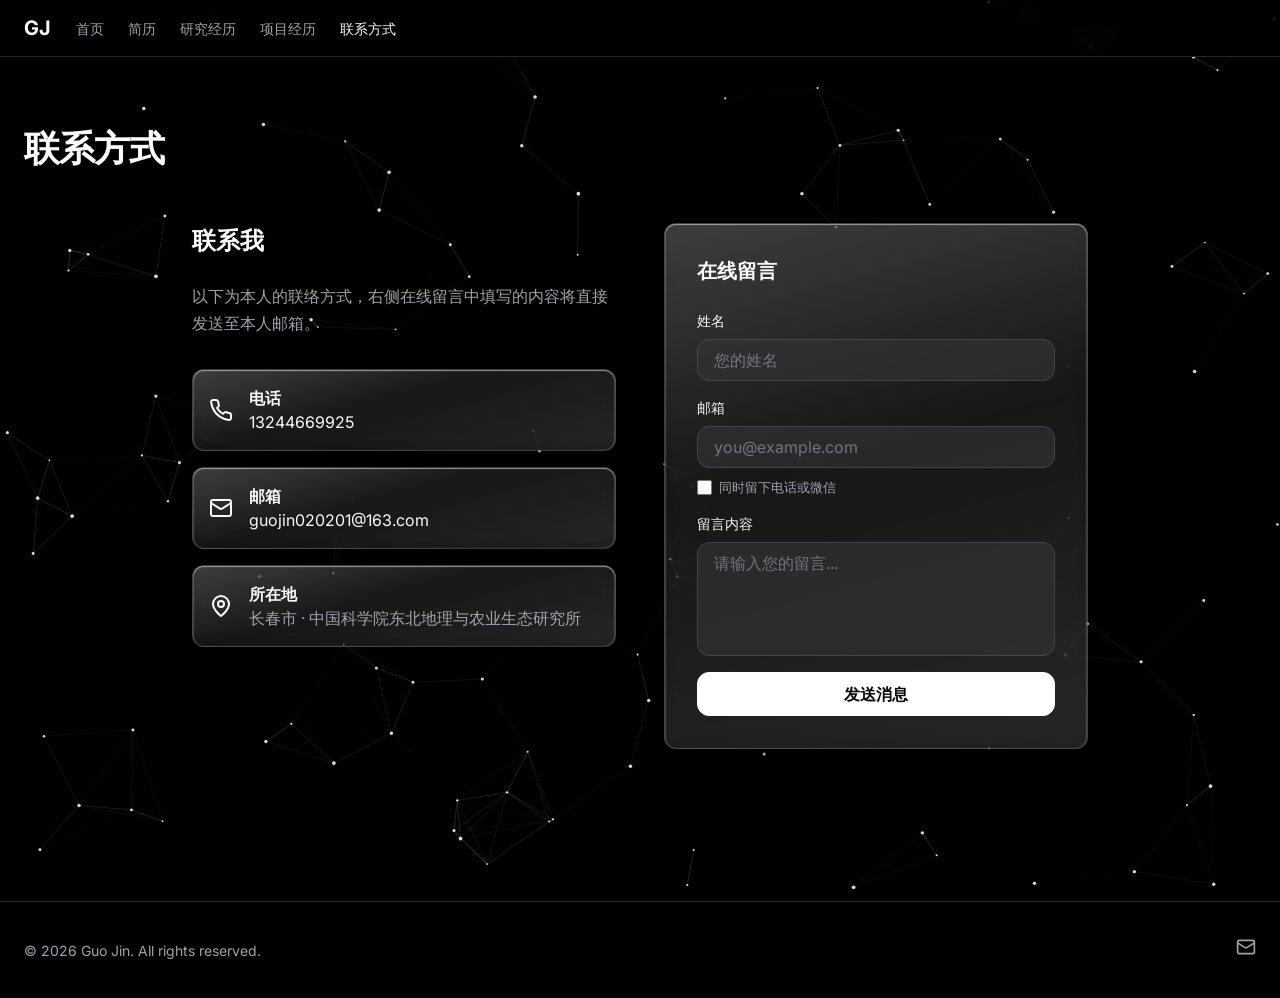
<file: contact.html>
<!DOCTYPE html>
<html lang="zh-CN" class="dark">
<head>
  <meta charset="UTF-8" />
  <meta name="viewport" content="width=device-width, initial-scale=1.0" />
  <title>联系方式 | 郭晋 · 个人主页</title>
  <meta name="description" content="联系郭晋：电话、邮箱或在线留言，留言将直接发送至 guojin020201@163.com。" />
  <link rel="preconnect" href="https://fonts.googleapis.com" />
  <link rel="preconnect" href="https://fonts.gstatic.com" crossorigin />
  <link href="https://fonts.googleapis.com/css2?family=Inter:wght@400;500;600;700;800&display=swap" rel="stylesheet" />
  <link rel="stylesheet" href="css/style.css" />
</head>
<body>
  <div class="layout">

    <!-- ======================= Header ======================= -->
    <header class="site-header" id="site-header">
      <div class="container header-inner">
        <a href="index.html" class="logo">GJ</a>

        <nav class="desktop-nav" id="desktop-nav">
          <a href="index.html" class="nav-link">首页</a>
          <a href="resume.html" class="nav-link">简历</a>
          <a href="research.html" class="nav-link">研究经历</a>
          <a href="projects.html" class="nav-link">项目经历</a>
          <a href="contact.html" class="nav-link active">联系方式</a>
        </nav>

        <button class="mobile-menu-btn" id="mobile-menu-btn" aria-label="打开菜单" aria-expanded="false">
          <svg id="icon-menu" class="menu-icon" viewBox="0 0 24 24" fill="none" stroke="currentColor" stroke-width="2" stroke-linecap="round" stroke-linejoin="round"><line x1="4" x2="20" y1="12" y2="12"/><line x1="4" x2="20" y1="6" y2="6"/><line x1="4" x2="20" y1="18" y2="18"/></svg>
          <svg id="icon-close" class="menu-icon hidden" viewBox="0 0 24 24" fill="none" stroke="currentColor" stroke-width="2" stroke-linecap="round" stroke-linejoin="round"><path d="M18 6 6 18"/><path d="m6 6 12 12"/></svg>
        </button>
      </div>

      <div class="mobile-nav" id="mobile-nav">
        <nav class="mobile-nav-list">
          <a href="index.html" class="mobile-nav-link">首页</a>
          <a href="resume.html" class="mobile-nav-link">简历</a>
          <a href="research.html" class="mobile-nav-link">研究经历</a>
          <a href="projects.html" class="mobile-nav-link">项目经历</a>
          <a href="contact.html" class="mobile-nav-link active">联系方式</a>
        </nav>
      </div>
    </header>

    <!-- ======================= Main ======================= -->
    <main class="main-content">
      <div class="page-wrap">

        <!-- ============ 页面标题 ============ -->
        <div class="page-hero">
          <h1 class="page-title">联系方式</h1>
        </div>

        <div class="contact-wrap">
          <div class="contact-grid">

            <!-- 左侧：联系信息 -->
            <div class="contact-info">
              <div>
                <h3 class="contact-info-title">联系我</h3>
                <p class="contact-info-desc">
                  以下为本人的联络方式，右侧在线留言中填写的内容将直接发送至本人邮箱。
                </p>
              </div>

              <div class="contact-cards">
                <div class="contact-card">
                  <svg class="contact-card-icon" viewBox="0 0 24 24" fill="none" stroke="currentColor" stroke-width="2" stroke-linecap="round" stroke-linejoin="round"><path d="M22 16.92v3a2 2 0 0 1-2.18 2 19.79 19.79 0 0 1-8.63-3.07 19.5 19.5 0 0 1-6-6 19.79 19.79 0 0 1-3.07-8.67A2 2 0 0 1 4.11 2h3a2 2 0 0 1 2 1.72 12.84 12.84 0 0 0 .7 2.81 2 2 0 0 1-.45 2.11L8.09 9.91a16 16 0 0 0 6 6l1.27-1.27a2 2 0 0 1 2.11-.45 12.84 12.84 0 0 0 2.81.7A2 2 0 0 1 22 16.92z"/></svg>
                  <div>
                    <p class="contact-card-label">电话</p>
                    <a href="tel:13244669925" class="contact-card-value link">13244669925</a>
                  </div>
                </div>

                <div class="contact-card">
                  <svg class="contact-card-icon" viewBox="0 0 24 24" fill="none" stroke="currentColor" stroke-width="2" stroke-linecap="round" stroke-linejoin="round"><rect width="20" height="16" x="2" y="4" rx="2"/><path d="m22 7-8.97 5.7a1.94 1.94 0 0 1-2.06 0L2 7"/></svg>
                  <div>
                    <p class="contact-card-label">邮箱</p>
                    <a href="mailto:guojin020201@163.com" class="contact-card-value link">guojin020201@163.com</a>
                  </div>
                </div>

                <div class="contact-card">
                  <svg class="contact-card-icon" viewBox="0 0 24 24" fill="none" stroke="currentColor" stroke-width="2" stroke-linecap="round" stroke-linejoin="round"><path d="M20 10c0 6-8 12-8 12s-8-6-8-12a8 8 0 0 1 16 0Z"/><circle cx="12" cy="10" r="3"/></svg>
                  <div>
                    <p class="contact-card-label">所在地</p>
                    <p class="contact-card-value">长春市 · 中国科学院东北地理与农业生态研究所</p>
                  </div>
                </div>
              </div>
            </div>

            <!-- 右侧：在线留言表单（网页端直接投递到邮箱） -->
            <div class="contact-form-card">
              <h3 class="contact-form-title">在线留言</h3>
              <form id="contact-form" class="contact-form" novalidate>
                <div class="form-field">
                  <label for="cf-name" class="form-label">姓名</label>
                  <input type="text" id="cf-name" name="name" class="form-input" placeholder="您的姓名" required autocomplete="name" />
                  <p class="form-error" data-error-for="cf-name"></p>
                </div>

                <div class="form-field">
                  <label for="cf-email" class="form-label">邮箱</label>
                  <input type="email" id="cf-email" name="email" class="form-input" placeholder="you@example.com" autocomplete="email" />
                  <label class="form-check">
                    <input type="checkbox" id="cf-more-contact" />
                    <span>同时留下电话或微信</span>
                  </label>
                  <p class="form-error" data-error-for="cf-email"></p>
                </div>

                <div class="form-extra hidden" id="cf-extra-fields">
                  <div class="form-extra-grid">
                    <div class="form-field">
                      <label for="cf-phone" class="form-label">电话</label>
                      <input type="tel" id="cf-phone" name="phone" class="form-input" placeholder="您的电话号码" autocomplete="tel" />
                      <p class="form-error" data-error-for="cf-phone"></p>
                    </div>
                    <div class="form-field">
                      <label for="cf-wechat" class="form-label">微信</label>
                      <input type="text" id="cf-wechat" name="wechat" class="form-input" placeholder="您的微信号" />
                      <p class="form-error" data-error-for="cf-wechat"></p>
                    </div>
                  </div>
                </div>

                <div class="form-field">
                  <label for="cf-message" class="form-label">留言内容</label>
                  <textarea id="cf-message" name="message" rows="4" class="form-input form-textarea" placeholder="请输入您的留言..." required></textarea>
                  <p class="form-error" data-error-for="cf-message"></p>
                </div>

                <button type="submit" class="btn btn-primary btn-block" id="cf-submit">
                  发送消息
                </button>

                <p class="form-status" id="cf-status" role="status" aria-live="polite"></p>
              </form>
            </div>

          </div>
        </div>

      </div>
    </main>

    <!-- ======================= Footer ======================= -->
    <footer class="site-footer">
      <div class="container footer-inner">
        <div class="footer-copy">
          <p class="footer-text">&copy; <span id="year">2026</span> Guo Jin. All rights reserved.</p>
        </div>
        <div class="footer-socials">
          <a href="mailto:guojin020201@163.com" class="footer-link" aria-label="Email">
            <svg class="social-icon" viewBox="0 0 24 24" fill="none" stroke="currentColor" stroke-width="2" stroke-linecap="round" stroke-linejoin="round"><rect width="20" height="16" x="2" y="4" rx="2"/><path d="m22 7-8.97 5.7a1.94 1.94 0 0 1-2.06 0L2 7"/></svg>
          </a>
        </div>
      </div>
    </footer>

  </div>

  <script src="js/starfield.js"></script>
  <script src="js/glass.js"></script>
  <script src="js/main.js"></script>

  <!-- 51La 静默统计：前台无任何展示与感知，浏览数据仅站长在 51La 后台可见 -->
  <script src="https://sdk.51.la/js-sdk-pro.min.js" id="LA_COLLECT" charset="UTF-8"></script>
  <script>window.LA && LA.init({ id: "la427f2cd740db4e1795d58038d6d0c3a8", ck: "la427f2cd740db4e1795d58038d6d0c3a8", autoTrack: true });</script>
</body>
</html>
</file>
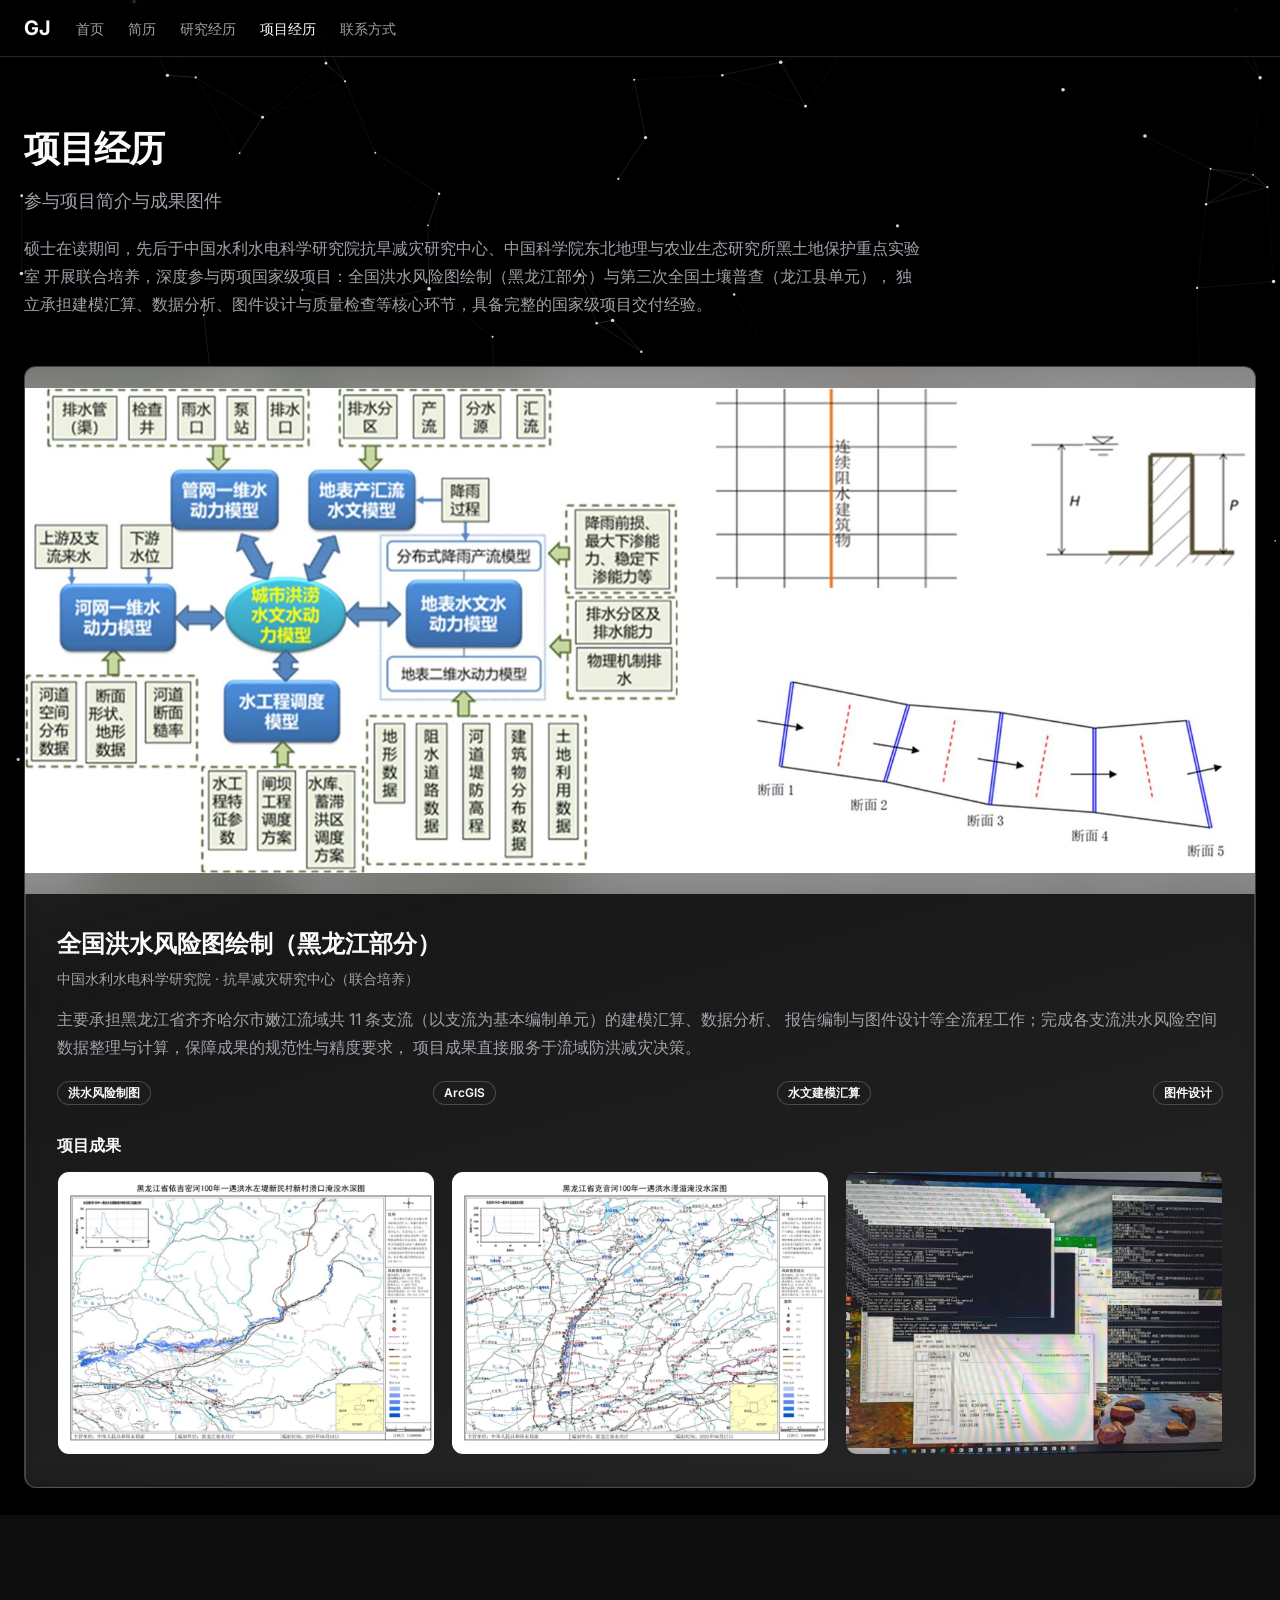
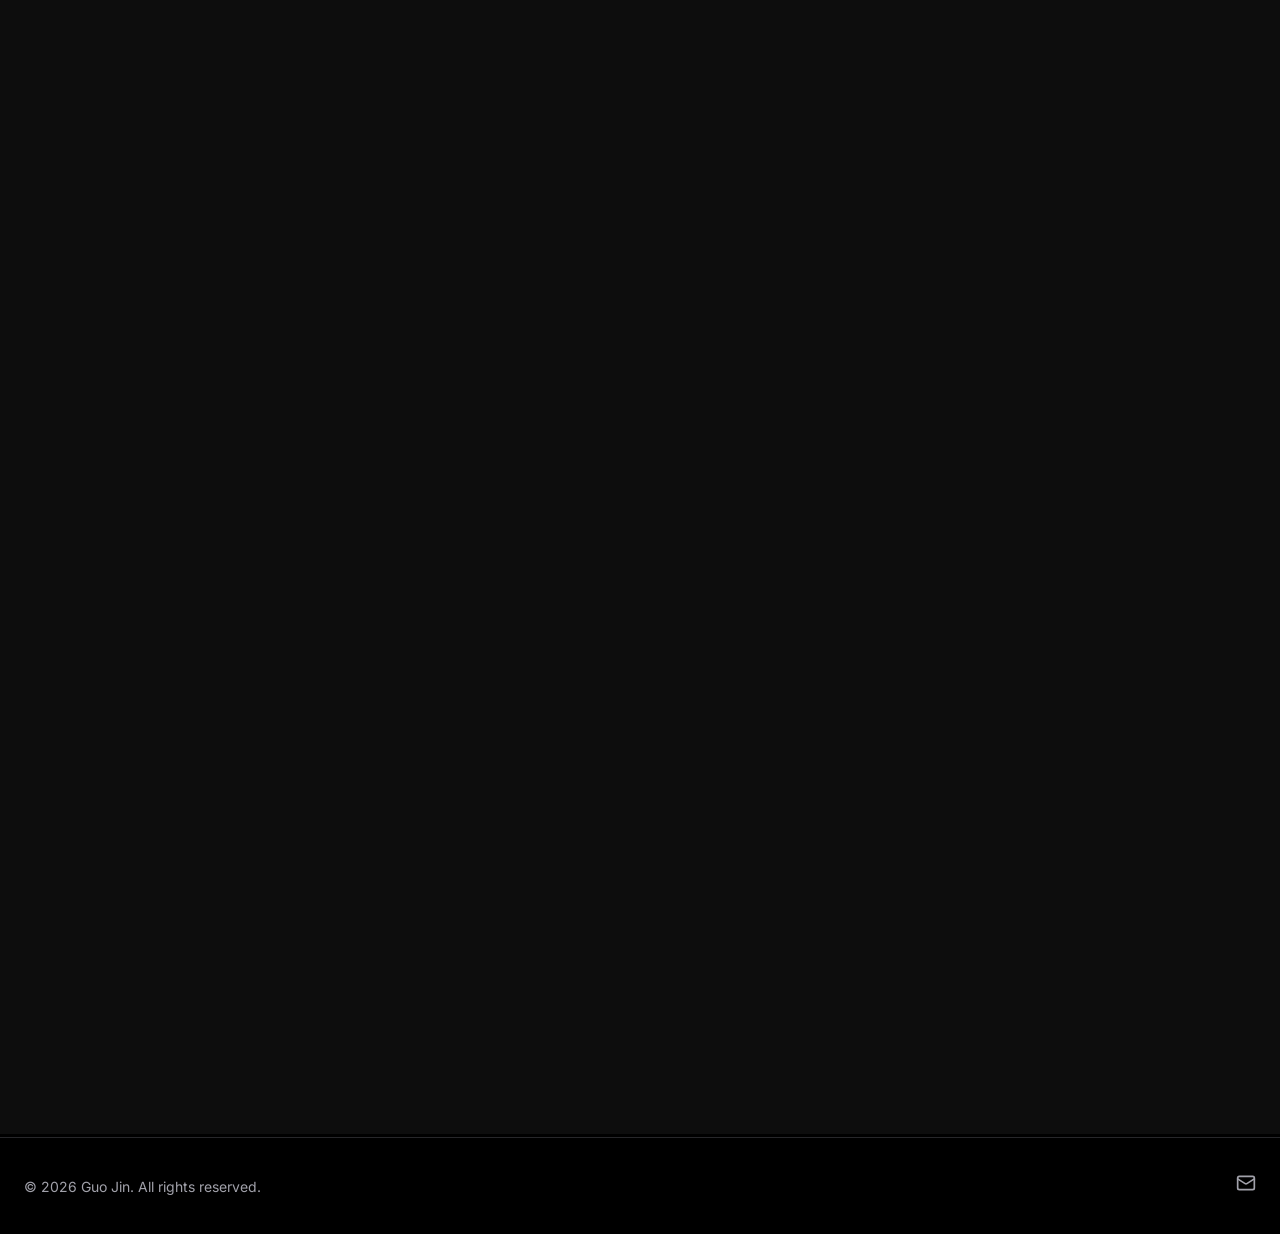
<file: projects.html>
<!DOCTYPE html>
<html lang="zh-CN" class="dark">
<head>
  <meta charset="UTF-8" />
  <meta name="viewport" content="width=device-width, initial-scale=1.0" />
  <title>项目经历 | 郭晋 · 个人主页</title>
  <meta name="description" content="郭晋的项目经历：全国洪水风险图编制项目与第三次全国土壤普查。" />
  <link rel="preconnect" href="https://fonts.googleapis.com" />
  <link rel="preconnect" href="https://fonts.gstatic.com" crossorigin />
  <link href="https://fonts.googleapis.com/css2?family=Inter:wght@400;500;600;700;800&display=swap" rel="stylesheet" />
  <link rel="stylesheet" href="css/style.css" />
</head>
<body>
  <div class="layout">

    <!-- ======================= Header ======================= -->
    <header class="site-header" id="site-header">
      <div class="container header-inner">
        <a href="index.html" class="logo">GJ</a>

        <nav class="desktop-nav" id="desktop-nav">
          <a href="index.html" class="nav-link">首页</a>
          <a href="resume.html" class="nav-link">简历</a>
          <a href="research.html" class="nav-link">研究经历</a>
          <a href="projects.html" class="nav-link active">项目经历</a>
          <a href="contact.html" class="nav-link">联系方式</a>
        </nav>

        <button class="mobile-menu-btn" id="mobile-menu-btn" aria-label="打开菜单" aria-expanded="false">
          <svg id="icon-menu" class="menu-icon" viewBox="0 0 24 24" fill="none" stroke="currentColor" stroke-width="2" stroke-linecap="round" stroke-linejoin="round"><line x1="4" x2="20" y1="12" y2="12"/><line x1="4" x2="20" y1="6" y2="6"/><line x1="4" x2="20" y1="18" y2="18"/></svg>
          <svg id="icon-close" class="menu-icon hidden" viewBox="0 0 24 24" fill="none" stroke="currentColor" stroke-width="2" stroke-linecap="round" stroke-linejoin="round"><path d="M18 6 6 18"/><path d="m6 6 12 12"/></svg>
        </button>
      </div>

      <div class="mobile-nav" id="mobile-nav">
        <nav class="mobile-nav-list">
          <a href="index.html" class="mobile-nav-link">首页</a>
          <a href="resume.html" class="mobile-nav-link">简历</a>
          <a href="research.html" class="mobile-nav-link">研究经历</a>
          <a href="projects.html" class="mobile-nav-link active">项目经历</a>
          <a href="contact.html" class="mobile-nav-link">联系方式</a>
        </nav>
      </div>
    </header>

    <!-- ======================= Main ======================= -->
    <main class="main-content">
      <div class="page-wrap">

        <!-- ============ 页面标题 + 项目简介 ============ -->
        <div class="page-hero">
          <h1 class="page-title">项目经历</h1>
          <p class="page-subtitle">参与项目简介与成果图件</p>
          <p class="page-intro">
            硕士在读期间，先后于中国水利水电科学研究院抗旱减灾研究中心、中国科学院东北地理与农业生态研究所黑土地保护重点实验室
            开展联合培养，深度参与两项国家级项目：全国洪水风险图绘制（黑龙江部分）与第三次全国土壤普查（龙江县单元），
            独立承担建模汇算、数据分析、图件设计与质量检查等核心环节，具备完整的国家级项目交付经验。
          </p>
        </div>

        <!-- ============ 项目一：全国洪水风险图编制 ============ -->
        <section class="content-section">
          <div class="showcase reveal">
            <div class="showcase-banner">
              <img class="banner-bg" src="assets/project-figs/flood-0.jpg" alt="" aria-hidden="true" />
              <img class="banner-main" src="assets/project-figs/flood-0.jpg" alt="全国洪水风险图绘制项目主图" />
            </div>
            <div class="showcase-body">
              <h2 class="showcase-title">全国洪水风险图绘制（黑龙江部分）</h2>
              <p class="showcase-org">中国水利水电科学研究院 · 抗旱减灾研究中心（联合培养）</p>
              <p class="showcase-text">
                主要承担黑龙江省齐齐哈尔市嫩江流域共 11 条支流（以支流为基本编制单元）的建模汇算、数据分析、
                报告编制与图件设计等全流程工作；完成各支流洪水风险空间数据整理与计算，保障成果的规范性与精度要求，
                项目成果直接服务于流域防洪减灾决策。
              </p>
              <div class="skills-row">
                <span class="badge badge-outline">洪水风险制图</span>
                <span class="badge badge-outline">ArcGIS</span>
                <span class="badge badge-outline">水文建模汇算</span>
                <span class="badge badge-outline">图件设计</span>
              </div>

              <h3 class="showcase-gallery-title">项目成果</h3>
              <div class="showcase-gallery">
                <figure class="gallery-item">
                  <img src="assets/project-figs/flood-1.jpg" alt="洪水风险图项目成果图件 1" loading="lazy" />
                </figure>
                <figure class="gallery-item">
                  <img src="assets/project-figs/flood-2.jpg" alt="洪水风险图项目成果图件 2" loading="lazy" />
                </figure>
                <figure class="gallery-item">
                  <img src="assets/project-figs/flood-3.jpg" alt="洪水风险图项目成果图件 3" loading="lazy" />
                </figure>
              </div>
            </div>
          </div>
        </section>

        <!-- ============ 项目二：第三次全国土壤普查 ============ -->
        <section class="content-section">
          <div class="showcase reveal">
            <div class="showcase-banner">
              <img class="banner-bg" src="assets/project-figs/soil-0.jpg" alt="" aria-hidden="true" />
              <img class="banner-main" src="assets/project-figs/soil-0.jpg" alt="第三次全国土壤普查项目主图" />
            </div>
            <div class="showcase-body">
              <h2 class="showcase-title">第三次全国土壤普查（龙江县单元）</h2>
              <p class="showcase-org">中国科学院东北地理与农业生态研究所 · 黑土地保护重点实验室（联合培养）</p>
              <p class="showcase-text">
                承担普查单元土壤类型部分的全流程工作，涵盖样点布设与数据整理、土壤类型识别与判定、
                成果图件制作与质量检查等环节；同时参与黑土地保护专题研究，围绕土壤有机质/有机碳遥感数字制图
                开展深度学习建模与精度评估，已形成系列科研成果。
              </p>
              <div class="skills-row">
                <span class="badge badge-outline">土壤普查</span>
                <span class="badge badge-outline">样点布设</span>
                <span class="badge badge-outline">成果图件与质检</span>
                <span class="badge badge-outline">黑土地保护</span>
              </div>

              <h3 class="showcase-gallery-title">项目成果</h3>
              <div class="showcase-gallery">
                <figure class="gallery-item">
                  <img src="assets/project-figs/soil-1.jpg" alt="土壤普查项目成果图件 1" loading="lazy" />
                </figure>
                <figure class="gallery-item">
                  <img src="assets/project-figs/soil-2.jpg" alt="土壤普查项目成果图件 2" loading="lazy" />
                </figure>
                <figure class="gallery-item">
                  <img src="assets/project-figs/soil-3.jpg" alt="土壤普查项目成果图件 3" loading="lazy" />
                </figure>
              </div>
            </div>
          </div>
        </section>

      </div>
    </main>

    <!-- ======================= Footer ======================= -->
    <footer class="site-footer">
      <div class="container footer-inner">
        <div class="footer-copy">
          <p class="footer-text">&copy; <span id="year">2026</span> Guo Jin. All rights reserved.</p>
        </div>
        <div class="footer-socials">
          <a href="mailto:guojin020201@163.com" class="footer-link" aria-label="Email">
            <svg class="social-icon" viewBox="0 0 24 24" fill="none" stroke="currentColor" stroke-width="2" stroke-linecap="round" stroke-linejoin="round"><rect width="20" height="16" x="2" y="4" rx="2"/><path d="m22 7-8.97 5.7a1.94 1.94 0 0 1-2.06 0L2 7"/></svg>
          </a>
        </div>
      </div>
    </footer>

  </div>

  <script src="js/starfield.js"></script>
  <script src="js/glass.js"></script>
  <script src="js/main.js"></script>

  <!-- 51La 静默统计：前台无任何展示与感知，浏览数据仅站长在 51La 后台可见 -->
  <script src="https://sdk.51.la/js-sdk-pro.min.js" id="LA_COLLECT" charset="UTF-8"></script>
  <script>window.LA && LA.init({ id: "la427f2cd740db4e1795d58038d6d0c3a8", ck: "la427f2cd740db4e1795d58038d6d0c3a8", autoTrack: true });</script>
</body>
</html>
</file>
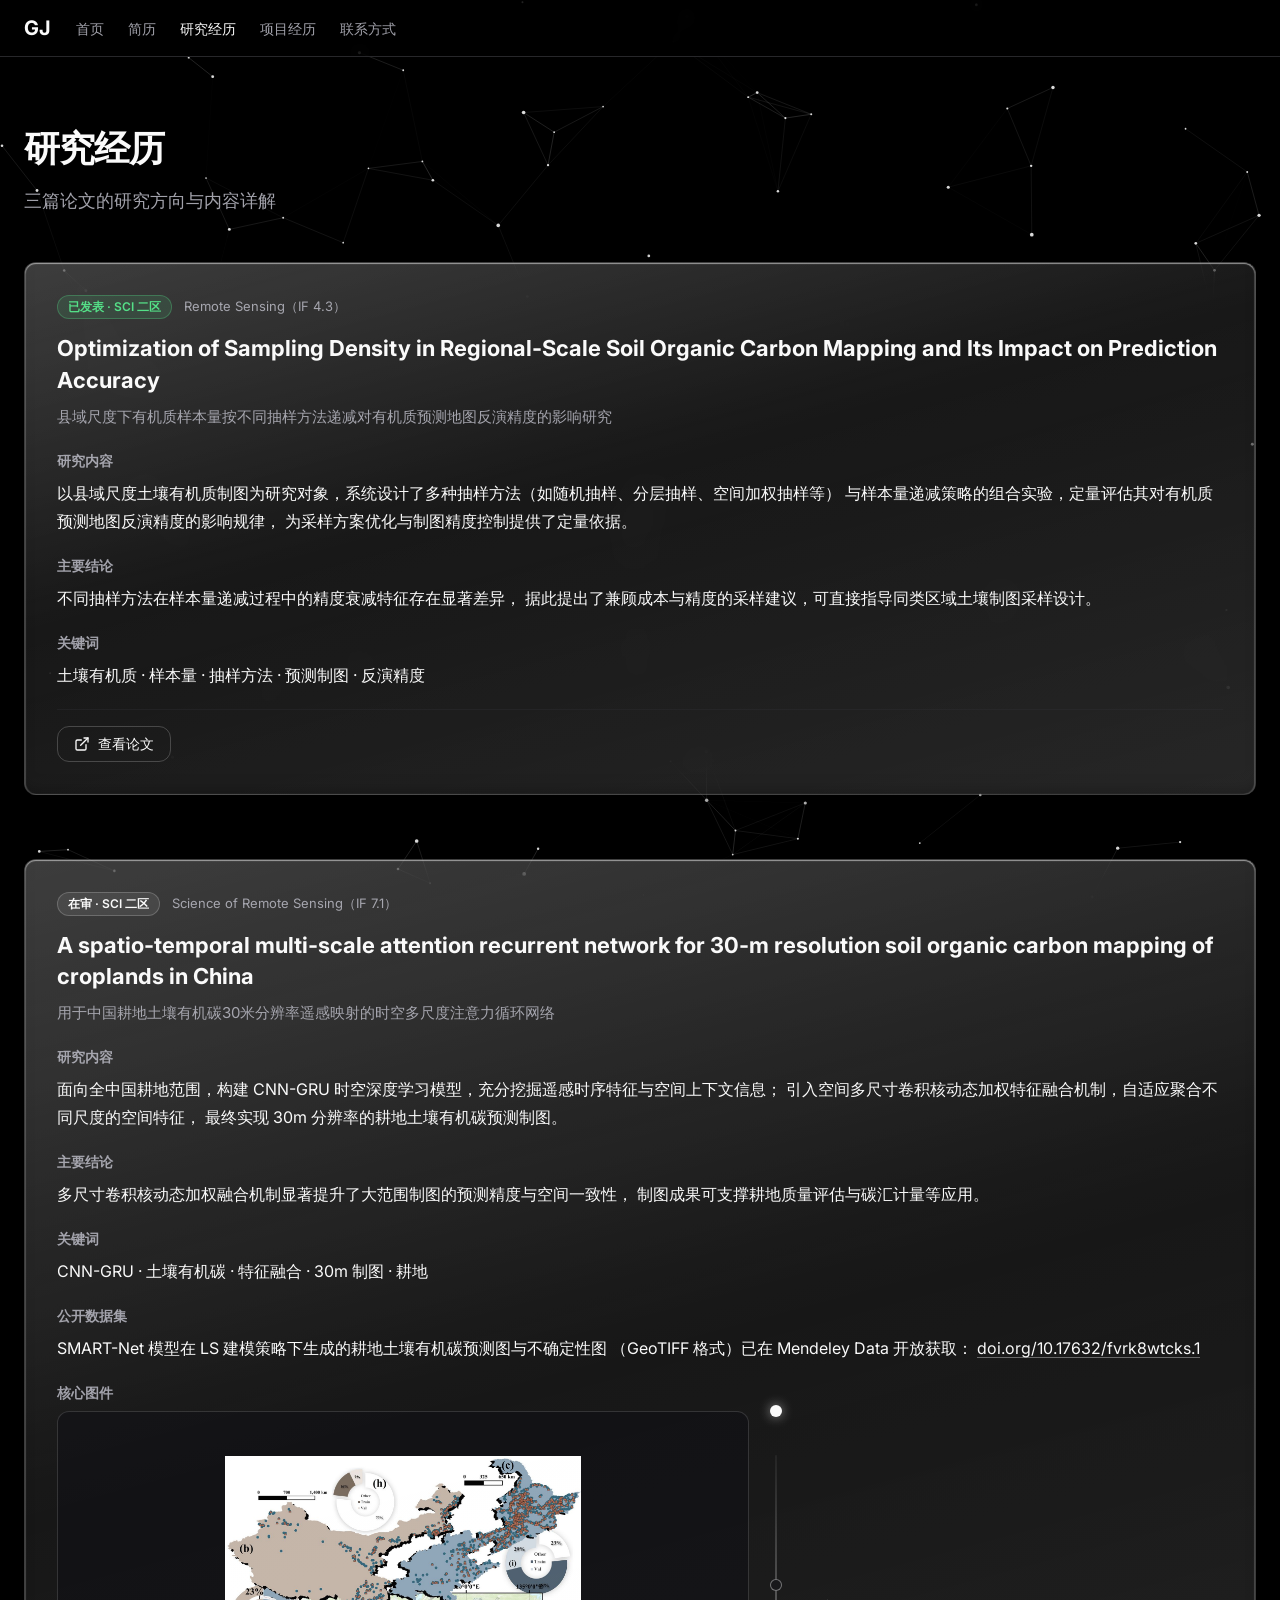
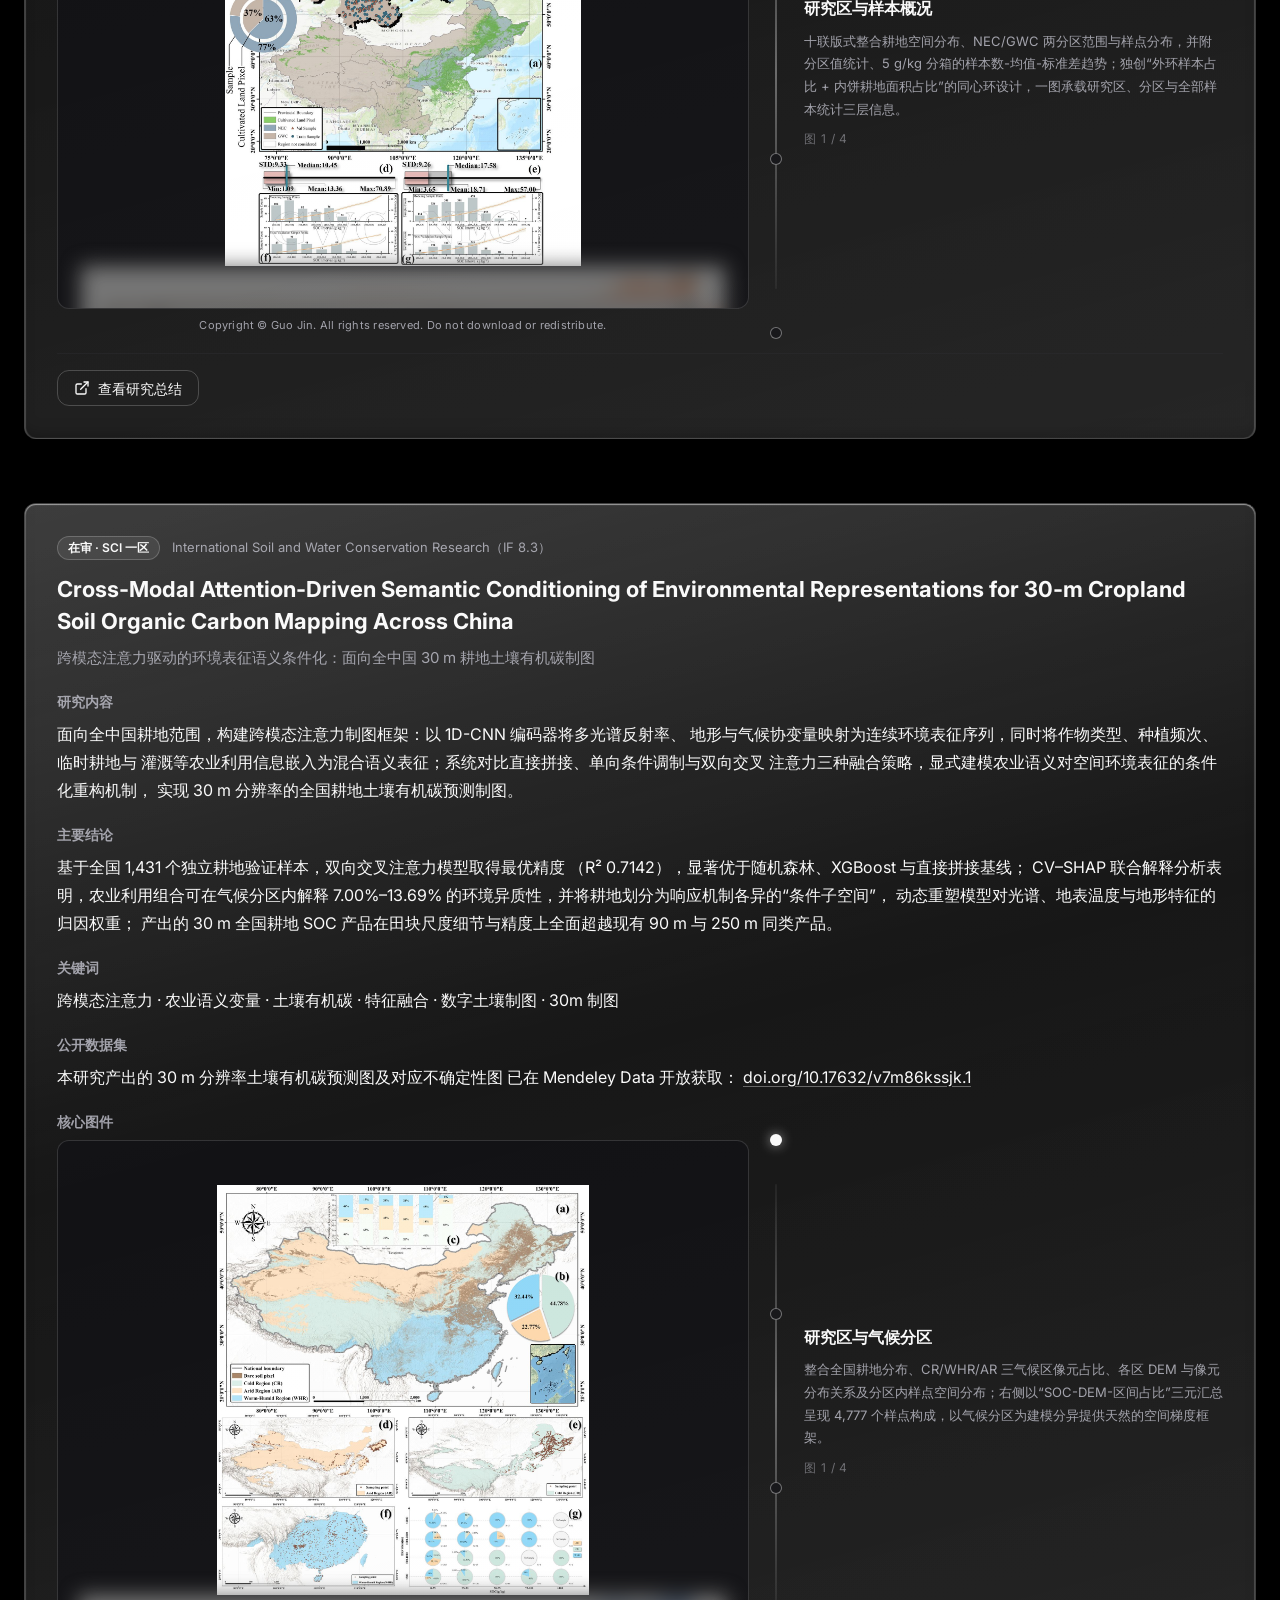
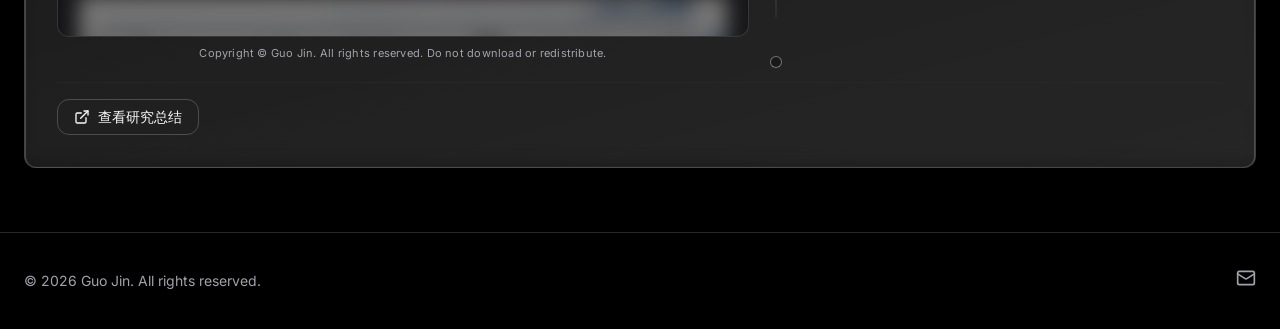
<file: research.html>
<!DOCTYPE html>
<html lang="zh-CN" class="dark">
<head>
  <meta charset="UTF-8" />
  <meta name="viewport" content="width=device-width, initial-scale=1.0" />
  <title>研究经历 | 郭晋 · 个人主页</title>
  <meta name="description" content="郭晋的研究经历：三篇论文的研究方向与内容详解。" />
  <link rel="preconnect" href="https://fonts.googleapis.com" />
  <link rel="preconnect" href="https://fonts.gstatic.com" crossorigin />
  <link href="https://fonts.googleapis.com/css2?family=Inter:wght@400;500;600;700;800&display=swap" rel="stylesheet" />
  <link rel="stylesheet" href="css/style.css" />
</head>
<body>
  <div class="layout">

    <!-- ======================= Header ======================= -->
    <header class="site-header" id="site-header">
      <div class="container header-inner">
        <a href="index.html" class="logo">GJ</a>

        <nav class="desktop-nav" id="desktop-nav">
          <a href="index.html" class="nav-link">首页</a>
          <a href="resume.html" class="nav-link">简历</a>
          <a href="research.html" class="nav-link active">研究经历</a>
          <a href="projects.html" class="nav-link">项目经历</a>
          <a href="contact.html" class="nav-link">联系方式</a>
        </nav>

        <button class="mobile-menu-btn" id="mobile-menu-btn" aria-label="打开菜单" aria-expanded="false">
          <svg id="icon-menu" class="menu-icon" viewBox="0 0 24 24" fill="none" stroke="currentColor" stroke-width="2" stroke-linecap="round" stroke-linejoin="round"><line x1="4" x2="20" y1="12" y2="12"/><line x1="4" x2="20" y1="6" y2="6"/><line x1="4" x2="20" y1="18" y2="18"/></svg>
          <svg id="icon-close" class="menu-icon hidden" viewBox="0 0 24 24" fill="none" stroke="currentColor" stroke-width="2" stroke-linecap="round" stroke-linejoin="round"><path d="M18 6 6 18"/><path d="m6 6 12 12"/></svg>
        </button>
      </div>

      <div class="mobile-nav" id="mobile-nav">
        <nav class="mobile-nav-list">
          <a href="index.html" class="mobile-nav-link">首页</a>
          <a href="resume.html" class="mobile-nav-link">简历</a>
          <a href="research.html" class="mobile-nav-link active">研究经历</a>
          <a href="projects.html" class="mobile-nav-link">项目经历</a>
          <a href="contact.html" class="mobile-nav-link">联系方式</a>
        </nav>
      </div>
    </header>

    <!-- ======================= Main ======================= -->
    <main class="main-content">
      <div class="page-wrap">

        <!-- ============ 页面标题 ============ -->
        <div class="page-hero">
          <h1 class="page-title">研究经历</h1>
          <p class="page-subtitle">三篇论文的研究方向与内容详解</p>
        </div>

        <!-- ============ 论文一 ============ -->
        <section class="content-section">
          <article class="research-card reveal" id="paper-1">
            <div class="pub-head">
              <span class="pub-badge pub-badge-published">已发表 · SCI 二区</span>
              <span class="pub-meta">Remote Sensing（IF 4.3）</span>
            </div>
            <h2 class="research-title">Optimization of Sampling Density in Regional-Scale Soil Organic Carbon Mapping and Its Impact on Prediction Accuracy</h2>
            <p class="pub-cn">县域尺度下有机质样本量按不同抽样方法递减对有机质预测地图反演精度的影响研究</p>

            <div class="research-block">
              <h3 class="research-block-title">研究内容</h3>
              <p class="research-text">
                以县域尺度土壤有机质制图为研究对象，系统设计了多种抽样方法（如随机抽样、分层抽样、空间加权抽样等）
                与样本量递减策略的组合实验，定量评估其对有机质预测地图反演精度的影响规律，
                为采样方案优化与制图精度控制提供了定量依据。
              </p>
            </div>

            <div class="research-block">
              <h3 class="research-block-title">主要结论</h3>
              <p class="research-text">
                不同抽样方法在样本量递减过程中的精度衰减特征存在显著差异，
                据此提出了兼顾成本与精度的采样建议，可直接指导同类区域土壤制图采样设计。
              </p>
            </div>

            <div class="research-block">
              <h3 class="research-block-title">关键词</h3>
              <p class="research-text">土壤有机质 · 样本量 · 抽样方法 · 预测制图 · 反演精度</p>
            </div>

            <div class="research-block research-link-row">
              <a class="btn btn-outline btn-sm" href="https://www.mdpi.com/2072-4292/18/10/1485" target="_blank" rel="noopener noreferrer">
                <svg class="btn-icon" viewBox="0 0 24 24" fill="none" stroke="currentColor" stroke-width="2" stroke-linecap="round" stroke-linejoin="round"><path d="M15 3h6v6"/><path d="M10 14 21 3"/><path d="M18 13v6a2 2 0 0 1-2 2H5a2 2 0 0 1-2-2V8a2 2 0 0 1 2-2h6"/></svg>
                查看论文
              </a>
            </div>
          </article>
        </section>

        <!-- ============ 论文二 ============ -->
        <section class="content-section">
          <article class="research-card reveal" id="paper-2">
            <div class="pub-head">
              <span class="pub-badge pub-badge-reviewing">在审 · SCI 二区</span>
              <span class="pub-meta">Science of Remote Sensing（IF 7.1）</span>
            </div>
            <h2 class="research-title">A spatio-temporal multi-scale attention recurrent network for 30-m resolution soil organic carbon mapping of croplands in China</h2>
            <p class="pub-cn">用于中国耕地土壤有机碳30米分辨率遥感映射的时空多尺度注意力循环网络</p>

            <div class="research-block">
              <h3 class="research-block-title">研究内容</h3>
              <p class="research-text">
                面向全中国耕地范围，构建 CNN-GRU 时空深度学习模型，充分挖掘遥感时序特征与空间上下文信息；
                引入空间多尺寸卷积核动态加权特征融合机制，自适应聚合不同尺度的空间特征，
                最终实现 30m 分辨率的耕地土壤有机碳预测制图。
              </p>
            </div>

            <div class="research-block">
              <h3 class="research-block-title">主要结论</h3>
              <p class="research-text">
                多尺寸卷积核动态加权融合机制显著提升了大范围制图的预测精度与空间一致性，
                制图成果可支撑耕地质量评估与碳汇计量等应用。
              </p>
            </div>

            <div class="research-block">
              <h3 class="research-block-title">关键词</h3>
              <p class="research-text">CNN-GRU · 土壤有机碳 · 特征融合 · 30m 制图 · 耕地</p>
            </div>

            <div class="research-block">
              <h3 class="research-block-title">公开数据集</h3>
              <p class="research-text">
                SMART-Net 模型在 LS 建模策略下生成的耕地土壤有机碳预测图与不确定性图
                （GeoTIFF 格式）已在 Mendeley Data 开放获取：
                <a class="data-link" href="https://doi.org/10.17632/fvrk8wtcks.1" target="_blank" rel="noopener">doi.org/10.17632/fvrk8wtcks.1</a>
              </p>
            </div>

            <div class="research-block">
              <h3 class="research-block-title">核心图件</h3>
              <div class="fig-viewer" data-paper="paper2">
                <div class="fig-stage-wrap">
                  <div class="fig-stage"></div>
                  <p class="fig-copyright">Copyright © Guo Jin. All rights reserved. Do not download or redistribute.</p>
                </div>
                <div class="fig-rail"></div>
                <div class="fig-desc">
                  <h4 class="fig-desc-title"></h4>
                  <p class="fig-desc-text"></p>
                  <p class="fig-desc-index"></p>
                </div>
              </div>
            </div>

            <div class="research-link-row">
              <button type="button" class="btn btn-outline btn-sm pdf-btn" data-pdf="assets/pdf/paper2-summary.pdf">
                <svg class="btn-icon" viewBox="0 0 24 24" fill="none" stroke="currentColor" stroke-width="2" stroke-linecap="round" stroke-linejoin="round"><path d="M15 3h6v6"/><path d="M10 14 21 3"/><path d="M18 13v6a2 2 0 0 1-2 2H5a2 2 0 0 1-2-2V8a2 2 0 0 1 2-2h6"/></svg>
                查看研究总结
              </button>
            </div>
          </article>
        </section>

        <!-- ============ 论文三 ============ -->
        <section class="content-section">
          <article class="research-card reveal" id="paper-3">
            <div class="pub-head">
              <span class="pub-badge pub-badge-reviewing">在审 · SCI 一区</span>
              <span class="pub-meta">International Soil and Water Conservation Research（IF 8.3）</span>
            </div>
            <h2 class="research-title">Cross-Modal Attention-Driven Semantic Conditioning of Environmental Representations for 30-m Cropland Soil Organic Carbon Mapping Across China</h2>
            <p class="pub-cn">跨模态注意力驱动的环境表征语义条件化：面向全中国 30 m 耕地土壤有机碳制图</p>

            <div class="research-block">
              <h3 class="research-block-title">研究内容</h3>
              <p class="research-text">
                面向全中国耕地范围，构建跨模态注意力制图框架：以 1D-CNN 编码器将多光谱反射率、
                地形与气候协变量映射为连续环境表征序列，同时将作物类型、种植频次、临时耕地与
                灌溉等农业利用信息嵌入为混合语义表征；系统对比直接拼接、单向条件调制与双向交叉
                注意力三种融合策略，显式建模农业语义对空间环境表征的条件化重构机制，
                实现 30 m 分辨率的全国耕地土壤有机碳预测制图。
              </p>
            </div>

            <div class="research-block">
              <h3 class="research-block-title">主要结论</h3>
              <p class="research-text">
                基于全国 1,431 个独立耕地验证样本，双向交叉注意力模型取得最优精度
                （R² 0.7142），显著优于随机森林、XGBoost 与直接拼接基线；
                CV–SHAP 联合解释分析表明，农业利用组合可在气候分区内解释
                7.00%–13.69% 的环境异质性，并将耕地划分为响应机制各异的“条件子空间”，
                动态重塑模型对光谱、地表温度与地形特征的归因权重；
                产出的 30 m 全国耕地 SOC 产品在田块尺度细节与精度上全面超越现有 90 m 与 250 m 同类产品。
              </p>
            </div>

            <div class="research-block">
              <h3 class="research-block-title">关键词</h3>
              <p class="research-text">跨模态注意力 · 农业语义变量 · 土壤有机碳 · 特征融合 · 数字土壤制图 · 30m 制图</p>
            </div>

            <div class="research-block">
              <h3 class="research-block-title">公开数据集</h3>
              <p class="research-text">
                本研究产出的 30 m 分辨率土壤有机碳预测图及对应不确定性图
                已在 Mendeley Data 开放获取：
                <a class="data-link" href="https://doi.org/10.17632/v7m86kssjk.1" target="_blank" rel="noopener">doi.org/10.17632/v7m86kssjk.1</a>
              </p>
            </div>

            <div class="research-block">
              <h3 class="research-block-title">核心图件</h3>
              <div class="fig-viewer" data-paper="paper3">
                <div class="fig-stage-wrap">
                  <div class="fig-stage"></div>
                  <p class="fig-copyright">Copyright © Guo Jin. All rights reserved. Do not download or redistribute.</p>
                </div>
                <div class="fig-rail"></div>
                <div class="fig-desc">
                  <h4 class="fig-desc-title"></h4>
                  <p class="fig-desc-text"></p>
                  <p class="fig-desc-index"></p>
                </div>
              </div>
            </div>

            <div class="research-link-row">
              <button type="button" class="btn btn-outline btn-sm pdf-btn" data-pdf="assets/pdf/paper3-summary.pdf">
                <svg class="btn-icon" viewBox="0 0 24 24" fill="none" stroke="currentColor" stroke-width="2" stroke-linecap="round" stroke-linejoin="round"><path d="M15 3h6v6"/><path d="M10 14 21 3"/><path d="M18 13v6a2 2 0 0 1-2 2H5a2 2 0 0 1-2-2V8a2 2 0 0 1 2-2h6"/></svg>
                查看研究总结
              </button>
            </div>
          </article>
        </section>

      </div>
    </main>

    <!-- ======================= Footer ======================= -->
    <footer class="site-footer">
      <div class="container footer-inner">
        <div class="footer-copy">
          <p class="footer-text">&copy; <span id="year">2026</span> Guo Jin. All rights reserved.</p>
        </div>
        <div class="footer-socials">
          <a href="mailto:guojin020201@163.com" class="footer-link" aria-label="Email">
            <svg class="social-icon" viewBox="0 0 24 24" fill="none" stroke="currentColor" stroke-width="2" stroke-linecap="round" stroke-linejoin="round"><rect width="20" height="16" x="2" y="4" rx="2"/><path d="m22 7-8.97 5.7a1.94 1.94 0 0 1-2.06 0L2 7"/></svg>
          </a>
        </div>
      </div>
    </footer>

  </div>

  <script src="js/starfield.js"></script>
  <script src="js/glass.js"></script>
  <script src="js/paper-figs.js"></script>
  <script src="js/main.js"></script>

  <!-- 51La 静默统计：前台无任何展示与感知，浏览数据仅站长在 51La 后台可见 -->
  <script src="https://sdk.51.la/js-sdk-pro.min.js" id="LA_COLLECT" charset="UTF-8"></script>
  <script>window.LA && LA.init({ id: "la427f2cd740db4e1795d58038d6d0c3a8", ck: "la427f2cd740db4e1795d58038d6d0c3a8", autoTrack: true });</script>
</body>
</html>
</file>
<file: css/style.css>
/* ==========================================================================
   个人主页 · 基于 giovani 版设计基底（黑色背景 / 白色文字 / zinc 灰阶体系）
   联系表单区块：ngunga 版布局结构 + giovani 配色风格
   ========================================================================== */

/* ---------- Design Tokens ---------- */
:root {
  --background: #000000;
  --foreground: #fafafa;
  --muted: #18181b;
  --muted-foreground: #a1a1aa;
  --card: rgba(24, 24, 27, 0.5);      /* zinc-900/50 */
  --card-strong: #18181b;             /* zinc-900 */
  --input-bg: #27272a;                /* zinc-800 */
  --border: #27272a;                  /* zinc-800 */
  --border-soft: rgba(39, 39, 42, 0.5);
  --border-light: rgba(255, 255, 255, 0.1);
  --border-white: rgba(255, 255, 255, 0.2);
  --primary: #ffffff;
  --primary-hover: #e4e4e7;           /* zinc-200 */
  --ring: #d4d4d8;
  --radius: 0.75rem;
  --header-h: 3.5rem;
  --container-max: 80rem;
  --font: "Inter", -apple-system, BlinkMacSystemFont, "Segoe UI",
          "PingFang SC", "Hiragino Sans GB", "Microsoft YaHei", sans-serif;
}

/* ---------- Reset & Base ---------- */
*,
*::before,
*::after {
  box-sizing: border-box;
  border: 0 solid var(--border);
  margin: 0;
  padding: 0;
}

html {
  scroll-behavior: smooth;
  -webkit-text-size-adjust: 100%;
}

body {
  font-family: var(--font);
  background: var(--background);
  color: var(--foreground);
  line-height: 1.5;
  -webkit-font-smoothing: antialiased;
  min-height: 100vh;
}

img {
  display: block;
  max-width: 100%;
}

a {
  color: inherit;
  text-decoration: none;
}

button,
input,
textarea {
  font: inherit;
  color: inherit;
}

/* 自定义滚动条（giovani 风格） */
::-webkit-scrollbar { width: 8px; height: 8px; }
::-webkit-scrollbar-track { background: var(--muted); }
::-webkit-scrollbar-thumb { background: rgba(161, 161, 170, 0.3); border-radius: 9999px; }
::-webkit-scrollbar-thumb:hover { background: rgba(161, 161, 170, 0.5); }

/* ---------- 粒子星空背景 ---------- */
#starfield {
  position: fixed;
  inset: 0;
  z-index: -1;
  display: block;
}

/* ---------- Layout ---------- */
.layout {
  display: flex;
  flex-direction: column;
  min-height: 100vh;
}

.main-content { flex: 1; }

.container {
  width: 100%;
  max-width: var(--container-max);
  margin-inline: auto;
  padding-inline: 1.5rem;
}

.page-wrap {
  max-width: var(--container-max);
  margin-inline: auto;
  padding: 4rem 1.5rem;
  background: transparent;
  min-height: calc(100vh - var(--header-h));
}

/* ==========================================================================
   Header
   ========================================================================== */
.site-header {
  position: sticky;
  top: 0;
  z-index: 40;
  width: 100%;
  border-bottom: 1px solid var(--border);
  background: rgba(0, 0, 0, 0.95);
  backdrop-filter: blur(8px);
  -webkit-backdrop-filter: blur(8px);
}

@supports ((-webkit-backdrop-filter: blur(8px)) or (backdrop-filter: blur(8px))) {
  .site-header { background: rgba(0, 0, 0, 0.6); }
}

.header-inner {
  display: flex;
  align-items: center;
  height: var(--header-h);
}

.logo {
  margin-right: 1.5rem;
  font-size: 1.25rem;
  font-weight: 700;
  letter-spacing: 0.02em;
}

.desktop-nav {
  display: none;
  align-items: center;
  gap: 1.5rem;
  flex: 1;
}

.nav-link {
  font-size: 0.875rem;
  font-weight: 500;
  color: var(--muted-foreground);
  transition: color 0.2s ease;
}

.nav-link:hover,
.nav-link.active { color: var(--foreground); }

/* 移动端菜单按钮 */
.mobile-menu-btn {
  display: inline-flex;
  align-items: center;
  justify-content: center;
  width: 2.5rem;
  height: 2.5rem;
  margin-left: auto;
  background: transparent;
  border-radius: var(--radius);
  cursor: pointer;
  transition: background-color 0.2s ease;
}

.mobile-menu-btn:hover { background: var(--muted); }

.menu-icon { width: 1.25rem; height: 1.25rem; }
.hidden { display: none !important; }

/* 移动端导航面板 */
.mobile-nav {
  display: none;
  position: fixed;
  inset: var(--header-h) 0 0 0;
  height: calc(100vh - var(--header-h));
  overflow-y: auto;
  background: var(--background);
  border-top: 1px solid var(--border);
  padding: 1.5rem;
  padding-bottom: 8rem;
  box-shadow: 0 4px 6px -1px rgba(0, 0, 0, 0.3);
  animation: slide-down 0.25s ease;
}

.mobile-nav.open { display: block; }

.mobile-nav-list {
  display: grid;
  gap: 1.5rem;
}

.mobile-nav-link {
  display: flex;
  width: 100%;
  align-items: center;
  padding: 0.5rem;
  border-radius: var(--radius);
  font-size: 0.875rem;
  font-weight: 500;
  color: var(--muted-foreground);
  transition: background-color 0.2s ease, color 0.2s ease;
}

.mobile-nav-link:hover,
.mobile-nav-link.active {
  background: var(--card-strong);
  color: var(--foreground);
}

@keyframes slide-down {
  from { opacity: 0; transform: translateY(-0.5rem); }
  to { opacity: 1; transform: translateY(0); }
}

/* ==========================================================================
   Buttons（giovani 样式：白底黑字主按钮 / 白色描边次按钮）
   ========================================================================== */
.btn {
  display: inline-flex;
  align-items: center;
  justify-content: center;
  gap: 0.5rem;
  font-weight: 500;
  border-radius: var(--radius);
  cursor: pointer;
  white-space: nowrap;
  transition: background-color 0.2s ease, color 0.2s ease, border-color 0.2s ease,
              transform 0.2s ease, box-shadow 0.2s ease;
}

.btn-primary {
  background: var(--primary);
  color: #000000;
  border: 1px solid var(--primary);
}

.btn-primary:hover {
  background: var(--primary-hover);
  border-color: var(--primary-hover);
}

.btn-outline {
  background: transparent;
  color: var(--foreground);
  border: 1px solid var(--border-white);
}

.btn-outline:hover { background: rgba(255, 255, 255, 0.1); }

.btn-lg { height: 2.75rem; padding: 0 1.5rem; font-size: 1rem; }
.btn-sm { height: 2.25rem; padding: 0 1rem; font-size: 0.875rem; }
.btn-block { width: 100%; height: 2.75rem; font-weight: 600; font-size: 1rem; }

.btn-icon { width: 1rem; height: 1rem; }
.btn:active { transform: scale(0.98); }

/* ==========================================================================
   Hero Section
   ========================================================================== */
.hero-section { padding-bottom: 0; }

.hero-grid {
  display: grid;
  grid-template-columns: 1fr;
  align-items: start;
  gap: 3rem;
}

.hero-left {
  display: flex;
  flex-direction: column;
  gap: 1.5rem;
}

.hero-heading {
  display: flex;
  flex-direction: column;
  gap: 0.5rem;
}

.hero-name {
  font-size: 3rem;
  font-weight: 700;
  letter-spacing: -0.025em;
  line-height: 1.1;
}

.hero-meta {
  display: flex;
  align-items: center;
  gap: 0.5rem;
  color: var(--muted-foreground);
}

.hero-title { font-size: 1.25rem; }

.meta-icon {
  width: 1rem;
  height: 1rem;
  flex-shrink: 0;
}

.hero-actions {
  display: flex;
  flex-wrap: wrap;
  gap: 1rem;
}

.hero-socials {
  display: flex;
  gap: 1.5rem;
}

.social-link,
.footer-link {
  color: var(--muted-foreground);
  transition: color 0.2s ease;
}

.social-link:hover,
.footer-link:hover { color: var(--foreground); }

.social-icon { width: 1.25rem; height: 1.25rem; }

.hero-right {
  display: flex;
  align-items: flex-start;
  justify-content: center;
  padding-top: 0.25rem;
}

.avatar-ring {
  position: relative;
  width: 12rem;
  height: 12rem;
  border-radius: 9999px;
  overflow: hidden;
  border: 4px solid var(--border-light);
}

.avatar-img {
  width: 100%;
  height: 100%;
  object-fit: cover;
  object-position: center;
}

/* ==========================================================================
   Section 通用
   ========================================================================== */
.section-header {
  display: flex;
  align-items: center;
  gap: 0.75rem;
  margin-bottom: 1.5rem;
}

.section-icon-chip {
  display: inline-flex;
  padding: 0.5rem;
  border-radius: 0.5rem;
  background: rgba(255, 255, 255, 0.08);
  border: 1px solid rgba(255, 255, 255, 0.15);
}

.section-icon {
  width: 1.25rem;
  height: 1.25rem;
  color: var(--foreground);
}

.section-title {
  font-size: 1.875rem;
  font-weight: 700;
  line-height: 1.2;
}

.section-title.center {
  text-align: center;
  margin-bottom: 4rem;
}

/* ---------- 内页页面标题 ---------- */
.page-hero { margin-bottom: 3rem; }

.page-title {
  font-size: 2.25rem;
  font-weight: 700;
  letter-spacing: -0.025em;
  margin-bottom: 0.75rem;
}

.page-subtitle {
  font-size: 1.125rem;
  color: var(--muted-foreground);
}

.page-intro {
  margin-top: 1.25rem;
  color: var(--muted-foreground);
  line-height: 1.75;
  max-width: 56rem;
}

/* ---------- 内容分节（内页通用） ---------- */
.content-section { margin-bottom: 4rem; }
.content-section:last-child { margin-bottom: 0; }

.section-note {
  margin-top: 1.5rem;
  font-size: 0.8125rem;
  color: var(--muted-foreground);
}

/* 可点击的论文卡片（链接版） */
a.pub-card {
  display: block;
  color: inherit;
  cursor: pointer;
}

a.pub-card:hover .pub-title { color: var(--ring); }

/* 跨页锚点定位：目标为玻璃卡片顶部，预留 dock 栏高度 + 几px 间隙 */
.research-card[id] {
  scroll-margin-top: 4rem;
}

.section-footer-link { margin-top: 1.5rem; }

.resume-link {
  display: inline-flex;
  align-items: center;
  color: var(--foreground);
}

.resume-link-text {
  text-decoration: underline;
  text-underline-offset: 4px;
  text-decoration-color: rgba(255, 255, 255, 0.3);
  transition: text-decoration-color 0.2s ease;
}

.resume-link:hover .resume-link-text {
  text-decoration-color: rgba(255, 255, 255, 0.6);
}

.arrow-icon {
  width: 1rem;
  height: 1rem;
  margin-left: 0.5rem;
  transition: transform 0.2s ease;
}

.resume-link:hover .arrow-icon { transform: translateX(0.25rem); }

/* ---------- 首页概览跳转卡片 ---------- */
.overview-section {
  margin-top: 5rem;
  padding-top: 4rem;
  border-top: 1px solid var(--border-soft);
}

.overview-grid {
  display: grid;
  grid-template-columns: 1fr;
  gap: 1.5rem;
}

.overview-card {
  display: flex;
  flex-direction: column;
  gap: 1.25rem;
  padding: 1.5rem;
  border-radius: var(--radius);
  background: var(--card);
  border: 1px solid var(--border-soft);
  transition: border-color 0.3s ease, transform 0.3s ease, box-shadow 0.3s ease;
}

.overview-card:hover {
  border-color: var(--border-white);
  transform: translateY(-2px);
  box-shadow: 0 10px 15px -3px rgba(0, 0, 0, 0.4);
}

.overview-card .section-icon-chip { align-self: flex-start; }

.overview-card-body {
  display: flex;
  flex-direction: column;
  gap: 0.5rem;
  flex: 1;
}

.overview-card-title {
  font-size: 1.125rem;
  font-weight: 600;
}

.overview-card-desc {
  font-size: 0.875rem;
  color: var(--muted-foreground);
  line-height: 1.6;
}

.overview-link {
  display: inline-flex;
  align-items: center;
  gap: 0.375rem;
  font-size: 0.875rem;
  font-weight: 500;
  color: var(--foreground);
}

.overview-link .arrow-icon {
  width: 0.875rem;
  height: 0.875rem;
  margin-left: 0;
}

.overview-card:hover .overview-link .arrow-icon { transform: translateX(0.25rem); }

@media (min-width: 40em) {
  .overview-grid { grid-template-columns: repeat(2, 1fr); }
}

@media (min-width: 64em) {
  .overview-grid { grid-template-columns: repeat(4, 1fr); }
}

/* ---------- 研究经历卡片 ---------- */
.research-card {
  padding: 2rem;
  border-radius: var(--radius);
  background: var(--card);
  border: 1px solid var(--border-soft);
}

.research-title {
  font-size: 1.375rem;
  font-weight: 700;
  line-height: 1.45;
  margin: 0.875rem 0 0.5rem;
}

/* 论文中文译名小字（英文主标题下方） */
.research-card .pub-cn {
  margin-bottom: 1.25rem;
}

.research-block { margin-bottom: 1.25rem; }
.research-block:last-child { margin-bottom: 0; }

.research-block-title {
  font-size: 0.875rem;
  font-weight: 600;
  color: var(--muted-foreground);
  margin-bottom: 0.5rem;
}

.research-text {
  color: var(--foreground);
  line-height: 1.75;
}

/* 公开数据集 DOI 链接（研究卡片内） */
.data-link {
  color: var(--foreground);
  text-decoration: underline;
  text-decoration-color: rgba(255, 255, 255, 0.35);
  text-underline-offset: 3px;
  transition: text-decoration-color 0.2s ease, color 0.2s ease;
  word-break: break-all;
}

.data-link:hover {
  color: var(--primary-hover);
  text-decoration-color: currentColor;
}

.research-placeholder { color: var(--muted-foreground); font-style: italic; }

/* 论文卡片底部链接行（查看论文按钮） */
.research-link-row {
  margin-top: 0.5rem;
  padding-top: 1rem;
  border-top: 1px solid var(--border-soft);
}

/* 核心图件 Viewer：左图舞台 | 竖直调度线 | 右侧文字描述 */
.fig-viewer {
  display: grid;
  grid-template-columns: minmax(0, 1.65fr) 26px minmax(0, 1fr);
  gap: 0 0.9rem;
  align-items: stretch;
}

.fig-stage-wrap { min-width: 0; }

/* 舞台：上/下各留 44px 露出相邻图的模糊边缘 */
.fig-stage {
  position: relative;
  height: calc(clamp(280px, 32vw, 430px) + 88px);
  overflow: hidden;
  border-radius: var(--radius);
  background: #101013;
  border: 1px solid rgba(255, 255, 255, 0.14);
  cursor: pointer;
}

.fig-strip {
  position: absolute;
  left: 0;
  right: 0;
  top: 44px;
  height: clamp(280px, 32vw, 430px);
  transition: transform 0.5s ease;
  will-change: transform;
}

.fig-item {
  position: relative;
  height: clamp(280px, 32vw, 430px);
  filter: blur(10px) brightness(0.45);
  transition: filter 0.5s ease, transform 0.5s ease;
}

.fig-item.is-main {
  filter: none;
}

/* 瓦片过渡期间的目标图高斯模糊背景态：
   在瓦片飘散前底图即切换为目标图的模糊背景，聚拢完成后再清晰化；
   scale 放大消除 blur 边缘泛白缝 */
.fig-item.is-backdrop {
  filter: blur(22px) brightness(0.5) saturate(1.1);
  transform: scale(1.06);
}

.fig-item img {
  width: 100%;
  height: 100%;
  object-fit: contain;
  display: block;
  user-select: none;
  pointer-events: none;
}

/* 瓦片动效层（飘散/聚拢） */
.fig-tiles {
  position: absolute;
  inset: 0;
  pointer-events: none;
  z-index: 3;
}

.fig-tile {
  position: absolute;
  display: block;
  background-repeat: no-repeat;
  will-change: transform, opacity;
}

/* 版权小字 */
.fig-copyright {
  margin-top: 0.5rem;
  font-size: 0.6875rem;
  color: var(--muted-foreground);
  text-align: center;
  letter-spacing: 0.02em;
}

/* 竖直调度线 + 节点 */
.fig-rail {
  position: relative;
  width: 26px;
}

.fig-rail::before {
  content: "";
  position: absolute;
  left: 50%;
  top: 44px;
  bottom: 44px;
  width: 2px;
  transform: translateX(-50%);
  border-radius: 9999px;
  background: linear-gradient(to bottom,
    rgba(255, 255, 255, 0.05),
    rgba(255, 255, 255, 0.35),
    rgba(255, 255, 255, 0.05));
}

.rail-dot {
  position: absolute;
  left: 50%;
  width: 12px;
  height: 12px;
  padding: 0;
  transform: translate(-50%, -50%);
  border-radius: 9999px;
  border: 1px solid rgba(255, 255, 255, 0.4);
  background: #18181b;
  cursor: pointer;
  transition: background-color 0.3s ease, box-shadow 0.3s ease, transform 0.3s ease;
  z-index: 2;
}

.rail-dot:hover { transform: translate(-50%, -50%) scale(1.35); }

.rail-dot.active {
  background: var(--foreground);
  box-shadow: 0 0 12px rgba(255, 255, 255, 0.55);
}

/* 右侧文字描述 */
.fig-desc {
  display: flex;
  flex-direction: column;
  justify-content: center;
  gap: 0.6rem;
  padding: 44px 0;
  min-width: 0;
}

.fig-desc-title {
  font-size: 1rem;
  font-weight: 700;
}

.fig-desc-text {
  font-size: 0.8125rem;
  line-height: 1.75;
  color: var(--muted-foreground);
}

.fig-desc-index {
  font-size: 0.75rem;
  color: rgba(161, 161, 170, 0.6);
  letter-spacing: 0.08em;
}

/* ---------- PDF.js 内置阅读器弹窗 ---------- */
.pdf-modal {
  position: fixed;
  inset: 0;
  z-index: 100;
  display: none;
}

.pdf-modal.open { display: block; }

.pdf-backdrop {
  position: absolute;
  inset: 0;
  background: rgba(0, 0, 0, 0.72);
  backdrop-filter: blur(6px);
  -webkit-backdrop-filter: blur(6px);
}

.pdf-panel {
  position: absolute;
  left: 50%;
  top: 50%;
  transform: translate(-50%, -50%);
  width: min(760px, calc(100vw - 2.5rem));
  max-height: calc(100vh - 4rem);
  display: flex;
  flex-direction: column;
  border-radius: calc(var(--radius) + 4px);
  overflow: hidden;
}

.pdf-header {
  display: flex;
  align-items: center;
  justify-content: space-between;
  padding: 0.9rem 1.25rem;
  border-bottom: 1px solid var(--border-soft);
}

.pdf-title {
  font-size: 1rem;
  font-weight: 700;
}

.pdf-close {
  display: inline-flex;
  align-items: center;
  justify-content: center;
  width: 34px;
  height: 34px;
  border-radius: 9999px;
  border: 1px solid var(--border-white);
  background: transparent;
  color: var(--foreground);
  cursor: pointer;
  transition: background-color 0.25s ease, color 0.25s ease;
}

.pdf-close:hover { background: var(--foreground); color: #000; }
.pdf-close svg { width: 16px; height: 16px; }

.pdf-body {
  flex: 1;
  overflow: auto;
  padding: 1rem;
  background: rgba(0, 0, 0, 0.35);
}

.pdf-canvas-wrap {
  position: relative;
}

.pdf-canvas {
  display: block;
  margin: 0 auto;
  border-radius: 4px;
}

/* PDF 上层透明拦截层：拦截右键“另存为”等简单获取 PDF 的途径 */
.pdf-shield {
  position: absolute;
  inset: 0;
  z-index: 2;
  background: transparent;
  cursor: default;
}

/* file:// 降级：浏览器原生查看器（iframe） */
.pdf-frame {
  display: block;
  width: 100%;
  height: 100%;
  border: 0;
  border-radius: 4px;
  background: #fff;
}

.pdf-modal.native-viewer .pdf-body { flex: none; height: calc(100vh - 10rem); }

.pdf-modal.native-viewer .pdf-footer { display: none; }

.pdf-error {
  text-align: center;
  color: var(--muted-foreground);
  padding: 2rem 1rem;
  font-size: 0.875rem;
}

.pdf-footer {
  display: flex;
  align-items: center;
  justify-content: center;
  gap: 1rem;
  padding: 0.75rem 1rem;
  border-top: 1px solid var(--border-soft);
}

.pdf-nav-btn {
  display: inline-flex;
  align-items: center;
  justify-content: center;
  width: 38px;
  height: 38px;
  border-radius: 9999px;
  border: 1px solid var(--border-white);
  background: transparent;
  color: var(--foreground);
  cursor: pointer;
  transition: background-color 0.25s ease, color 0.25s ease;
}

.pdf-nav-btn:hover { background: var(--foreground); color: #000; }
.pdf-nav-btn svg { width: 17px; height: 17px; }

.pdf-page-ind {
  font-size: 0.8125rem;
  color: var(--muted-foreground);
  min-width: 4.5rem;
  text-align: center;
}

/* 移动端：舞台整行，调度线与描述纵向堆叠 */
@media (max-width: 48em) {
  .fig-viewer {
    grid-template-columns: 1fr 26px;
  }

  .fig-desc {
    grid-column: 1 / -1;
    padding: 0.9rem 0 0;
    border-top: 1px solid var(--border-soft);
    margin-top: 0.9rem;
  }

  .fig-stage { height: calc(240px + 88px); }
  .fig-strip, .fig-item { height: 240px; }
}

/* ---------- 项目展示板块 ---------- */
.showcase {
  overflow: hidden;
  border-radius: var(--radius);
  background: var(--card);
  border: 1px solid var(--border-soft);
}

.showcase-banner {
  position: relative;
  aspect-ratio: 21 / 9;
  width: 100%;
  overflow: hidden;
  background: var(--card-strong);
}

.showcase-banner img {
  display: block;
  width: 100%;
  height: 100%;
}

/* 主图形状与 21:9 banner 不匹配时：本图放大模糊作同色系背景，
   原图以 contain 完整居中（不裁剪） */
.showcase-banner .banner-bg {
  position: absolute;
  inset: 0;
  object-fit: cover;
  filter: blur(26px) brightness(0.55) saturate(1.15);
  transform: scale(1.15);
}

.showcase-banner .banner-main {
  position: relative;
  object-fit: contain;
}

.showcase-body { padding: 2rem; }

.showcase-title {
  font-size: 1.5rem;
  font-weight: 700;
  margin-bottom: 0.375rem;
}

.showcase-org {
  font-size: 0.875rem;
  color: var(--muted-foreground);
  margin-bottom: 1rem;
}

.showcase-text {
  color: var(--muted-foreground);
  line-height: 1.75;
  margin-bottom: 1.25rem;
}

.showcase-gallery-title {
  font-size: 1rem;
  font-weight: 600;
  margin: 1.75rem 0 0.875rem;
}

.showcase-gallery {
  display: grid;
  grid-template-columns: repeat(2, 1fr);
  gap: 1rem;
}

@media (min-width: 48em) {
  .showcase-gallery { grid-template-columns: repeat(3, 1fr); }
}

/* 成果小图（已按 4:3 居中裁剪，cover 仅作容器适配） */
.gallery-item {
  margin: 0;
  aspect-ratio: 4 / 3;
  overflow: hidden;
  border-radius: var(--radius);
  border: 1px solid var(--border-soft);
  background: #101013;
}

.gallery-item img {
  display: block;
  width: 100%;
  height: 100%;
  object-fit: cover;
}

/* ---------- About ---------- */
.about-section {
  margin-top: 4rem;
  padding-top: 4rem;
  border-top: 1px solid var(--border-soft);
}

.about-body {
  display: flex;
  flex-direction: column;
  gap: 2rem;
}

.about-summary {
  color: var(--muted-foreground);
  line-height: 1.7;
  font-size: 1.125rem;
}

.about-block {
  display: flex;
  flex-direction: column;
  gap: 1rem;
}

.about-block-title {
  font-size: 1.125rem;
  font-weight: 600;
}

/* 教育背景 */
.edu-list {
  display: flex;
  flex-direction: column;
  gap: 1rem;
}

.edu-item {
  display: flex;
  align-items: flex-start;
  gap: 0.75rem;
}

.edu-dot {
  width: 0.5rem;
  height: 0.5rem;
  margin-top: 0.5rem;
  border-radius: 9999px;
  background: var(--foreground);
  flex-shrink: 0;
}

.edu-title { font-weight: 500; }

.edu-meta {
  font-size: 0.875rem;
  color: var(--muted-foreground);
  margin-top: 0.25rem;
}

/* 专业技能 */
.skills-row {
  display: flex;
  flex-wrap: wrap;
  gap: 0.5rem;
}

.skill-badge {
  display: inline-flex;
  align-items: center;
  gap: 0.5rem;
  font-size: 0.875rem;
}

.skill-icon {
  width: 1.125rem;
  height: 1.125rem;
  object-fit: contain;
}

/* 单色 SVG 图标（暗色主题下反白显示） */
.skill-icon-mono {
  filter: invert(1);
}

.badge-outline {
  background: transparent;
  border: 1px solid var(--border-white);
  padding: 0.375rem 0.875rem;
  transition: background-color 0.2s ease, color 0.2s ease;
}

.badge-outline:hover {
  background: var(--foreground);
  color: #000000;
}

/* 学术成果 */
.pub-list {
  display: grid;
  grid-template-columns: 1fr;
  gap: 1rem;
}

.pub-card {
  padding: 1.25rem;
  border-radius: var(--radius);
  background: var(--card);
  border: 1px solid var(--border-soft);
  transition: border-color 0.3s ease;
}

.pub-card:hover { border-color: var(--border-white); }

.pub-head {
  display: flex;
  flex-wrap: wrap;
  align-items: center;
  gap: 0.75rem;
  margin-bottom: 0.625rem;
}

.pub-badge {
  display: inline-flex;
  align-items: center;
  padding: 0.125rem 0.625rem;
  border-radius: 9999px;
  font-size: 0.75rem;
  font-weight: 600;
}

.pub-badge-published {
  background: rgba(74, 222, 128, 0.12);
  color: #4ade80;
  border: 1px solid rgba(74, 222, 128, 0.3);
}

.pub-badge-reviewing {
  background: rgba(250, 250, 250, 0.08);
  color: var(--foreground);
  border: 1px solid var(--border-white);
}

.pub-meta {
  font-size: 0.8125rem;
  color: var(--muted-foreground);
}

.pub-title {
  font-weight: 600;
  line-height: 1.5;
  margin-bottom: 0.375rem;
}

.pub-cn {
  font-size: 0.9375rem;
  color: var(--muted-foreground);
  line-height: 1.65;
}

/* ==========================================================================
   Featured Projects
   ========================================================================== */
.projects-section { margin-top: 6rem; }

.projects-header {
  display: flex;
  align-items: flex-start;
  justify-content: space-between;
  margin-bottom: 2rem;
}

.projects-subtitle {
  margin-top: 0.5rem;
  color: var(--muted-foreground);
}

.projects-grid {
  display: grid;
  grid-template-columns: 1fr;
  gap: 1.5rem;
}

.project-card {
  display: flex;
  flex-direction: column;
  overflow: hidden;
  border: 1px solid var(--border-soft);
  border-radius: var(--radius);
  background: var(--card);
  backdrop-filter: blur(8px);
  transition: box-shadow 0.3s ease, border-color 0.3s ease, transform 0.3s ease;
}

.project-card:hover {
  border-color: var(--border);
  box-shadow: 0 10px 15px -3px rgba(0, 0, 0, 0.4);
  transform: translateY(-2px);
}

.project-cover {
  aspect-ratio: 16 / 9;
  width: 100%;
  overflow: hidden;
  background: rgba(24, 24, 27, 0.5);
}

.project-cover img {
  width: 100%;
  height: 100%;
  object-fit: cover;
  transition: transform 0.3s ease;
}

.project-card:hover .project-cover img { transform: scale(1.05); }

.project-body { padding: 1.5rem; }

.project-title {
  font-size: 1.25rem;
  font-weight: 700;
  margin-bottom: 0.25rem;
  transition: color 0.2s ease;
}

.project-card:hover .project-title { color: var(--ring); }

.project-org {
  font-size: 0.8125rem;
  color: var(--muted-foreground);
  margin-bottom: 0.75rem;
}

.project-desc {
  color: var(--muted-foreground);
  margin-bottom: 1rem;
  display: -webkit-box;
  -webkit-line-clamp: 2;
  -webkit-box-orient: vertical;
  overflow: hidden;
}

.project-tags {
  display: flex;
  flex-wrap: wrap;
  gap: 0.5rem;
  margin-bottom: 1rem;
}

.badge {
  display: inline-flex;
  align-items: center;
  padding: 0.125rem 0.625rem;
  border-radius: 9999px;
  font-size: 0.75rem;
  font-weight: 600;
  background: var(--muted);
  color: var(--foreground);
}

.project-actions {
  display: flex;
  gap: 0.5rem;
}

.project-actions .btn { flex: 1; }

/* ==========================================================================
   Contact Section —— ngunga 表单布局 + giovani 配色
   ========================================================================== */
.contact-section { margin-top: 6rem; }

.contact-wrap {
  max-width: 56rem;
  margin-inline: auto;
}

.contact-grid {
  display: grid;
  grid-template-columns: 1fr;
  gap: 3rem;
}

/* 左侧：联系信息 */
.contact-info {
  display: flex;
  flex-direction: column;
  gap: 2rem;
}

.contact-info-title {
  font-size: 1.5rem;
  font-weight: 600;
  margin-bottom: 1.5rem;
}

.contact-info-desc {
  color: var(--muted-foreground);
  line-height: 1.7;
}

.contact-cards {
  display: flex;
  flex-direction: column;
  gap: 1rem;
}

.contact-card {
  display: flex;
  align-items: center;
  gap: 1rem;
  padding: 1rem;
  border-radius: var(--radius);
  background: var(--card);
  border: 1px solid var(--border-soft);
  transition: border-color 0.3s ease;
}

.contact-card:hover { border-color: var(--border-white); }

.contact-card-icon {
  width: 1.5rem;
  height: 1.5rem;
  color: var(--foreground);
  flex-shrink: 0;
}

.contact-card-label { font-weight: 600; }

.contact-card-value {
  color: var(--muted-foreground);
  word-break: break-all;
}

.contact-card-value.link {
  color: var(--foreground);
  transition: color 0.2s ease;
}

.contact-card-value.link:hover { color: var(--muted-foreground); }

/* 右侧：表单卡片 */
.contact-form-card {
  padding: 2rem;
  border-radius: var(--radius);
  background: var(--card);
  border: 1px solid var(--border-soft);
  align-self: start;
}

.contact-form-title {
  font-size: 1.25rem;
  font-weight: 600;
  margin-bottom: 1.5rem;
}

.contact-form {
  display: flex;
  flex-direction: column;
  gap: 1rem;
}

.form-field {
  display: flex;
  flex-direction: column;
}

.form-label {
  display: block;
  font-size: 0.875rem;
  font-weight: 500;
  margin-bottom: 0.5rem;
}

.form-input {
  width: 100%;
  padding: 0.5rem 1rem;
  border-radius: var(--radius);
  background: var(--input-bg);
  border: 1px solid #3f3f46;          /* zinc-700 */
  color: var(--foreground);
  transition: border-color 0.2s ease, box-shadow 0.2s ease;
  -webkit-appearance: none;
  -moz-appearance: none;
  appearance: none;
}

.form-input::placeholder { color: #71717a; }  /* zinc-500 */

.form-input:focus {
  outline: none;
  border-color: var(--ring);
  box-shadow: 0 0 0 3px rgba(212, 212, 216, 0.15);
}

.form-textarea {
  resize: none;
  min-height: 6.5rem;
}

.form-error {
  display: none;
  margin-top: 0.375rem;
  font-size: 0.8125rem;
  color: #f87171;                      /* red-400 */
}

.form-field.invalid .form-error { display: block; }
.form-field.invalid .form-input { border-color: #f87171; }

/* 邮箱下方的「同时留下电话或微信」勾选框 */
.form-check {
  display: inline-flex;
  align-items: center;
  gap: 0.45rem;
  margin-top: 0.6rem;
  font-size: 0.8125rem;
  color: var(--muted-foreground);
  cursor: pointer;
  user-select: none;
  transition: color 0.2s ease;
}

.form-check:hover { color: var(--foreground); }

.form-check input {
  width: 0.9375rem;
  height: 0.9375rem;
  margin: 0;
  accent-color: #ffffff;
  cursor: pointer;
}

/* 勾选后展开的电话 / 微信字段：PC 双列并排，窄屏单列 */
.form-extra-grid {
  display: grid;
  grid-template-columns: 1fr 1fr;
  gap: 1rem;
}

@media (max-width: 30em) {
  .form-extra-grid { grid-template-columns: 1fr; gap: 0; }
}

.form-status {
  display: none;
  text-align: center;
  font-size: 0.875rem;
  padding: 0.625rem 1rem;
  border-radius: var(--radius);
}

.form-status.show { display: block; }
.form-status.success {
  background: rgba(74, 222, 128, 0.1);
  color: #4ade80;
  border: 1px solid rgba(74, 222, 128, 0.25);
}
.form-status.info {
  background: rgba(161, 161, 170, 0.1);
  color: var(--muted-foreground);
  border: 1px solid var(--border-soft);
}

/* ==========================================================================
   Footer
   ========================================================================== */
.site-footer {
  border-top: 1px solid var(--border);
}

.footer-inner {
  display: flex;
  flex-direction: column;
  align-items: center;
  justify-content: space-between;
  gap: 1rem;
  padding-top: 2.5rem;
  padding-bottom: 2.5rem;
}

.footer-text {
  font-size: 0.875rem;
  color: var(--muted-foreground);
}

.footer-socials {
  display: flex;
  align-items: center;
  gap: 1rem;
}

/* ==========================================================================
   入场动画（轻量，尊重系统减弱动效偏好）
   ========================================================================== */
.reveal {
  opacity: 0;
  transform: translateY(1rem);
  transition: opacity 0.6s ease, transform 0.6s ease;
}

.reveal.visible {
  opacity: 1;
  transform: translateY(0);
}

@media (prefers-reduced-motion: reduce) {
  html { scroll-behavior: auto; }
  .reveal { opacity: 1; transform: none; transition: none; }
  * { animation: none !important; }
}

/* ==========================================================================
   响应式：平板 / 桌面
   ========================================================================== */
@media (min-width: 48em) {
  .hero-name { font-size: 3.75rem; }
  .avatar-ring { width: 14rem; height: 14rem; }
  .projects-grid { grid-template-columns: repeat(2, 1fr); }
}

@media (min-width: 64em) {
  .desktop-nav { display: flex; }
  .mobile-menu-btn { display: none; }
  .mobile-nav { display: none !important; }

  .hero-grid {
    grid-template-columns: 1fr auto;
    gap: 4rem;
  }

  .hero-right { justify-content: flex-end; }

  .projects-grid { grid-template-columns: repeat(3, 1fr); }

  /* 联系区块：双列（ngunga 布局） */
  .contact-grid { grid-template-columns: repeat(2, 1fr); }

  .footer-inner {
    flex-direction: row;
    height: 6rem;
    padding-top: 0;
    padding-bottom: 0;
  }

  .footer-copy { text-align: left; }
}

/* ==========================================================================
   响应式：小屏移动端
   ========================================================================== */
@media (max-width: 30em) {
  .container { padding-inline: 1rem; }
  .page-wrap { padding: 2.5rem 1rem; }

  .hero-name { font-size: 2.5rem; }
  .hero-actions .btn { flex: 1 1 auto; }

  .section-title { font-size: 1.5rem; }
  .section-title.center { margin-bottom: 2.5rem; }

  .projects-header { flex-direction: column; gap: 1rem; }

  .contact-form-card { padding: 1.5rem; }
  .contact-grid { gap: 2rem; }

  .footer-inner { padding-top: 2rem; padding-bottom: 2rem; }
}

/* ==========================================================================
   技能环形轮播（中心模式，设计逻辑参考 mao-yongyao/elliptical-rotation-chart）
   当前技能以标准矩形居中，左右邻页被椭圆遮罩裁出弧形，视口恒定三张卡片
   ========================================================================== */
:root {
  --slide-w: 58%;            /* 单页宽度（占内容流比例，放大居中卡以突出当前技能） */
  --slide-gap: 20px;          /* 单页间距（压缩两侧露出空间） */
}

.skill-banner {
  position: relative;
  margin-top: 1.75rem;
}

/* 轮播视口：简单的矩形排列，居中卡片 + 两侧相邻卡片被视口平直裁切 */
.skill-mask {
  overflow: hidden;
  position: relative;
  width: 100%;
  aspect-ratio: 1440 / 600;
}

.skill-track {
  position: absolute;
  inset: 0;
}

.skill-slide {
  position: absolute;
  left: 50%;
  top: 50%;
  width: var(--slide-w);
  aspect-ratio: 5 / 3;
  /* --dx 由 JS 按实测卡宽计算：0 居中，±1 卡位左右邻，±2 及以外藏于视口外 */
  transform: translate(calc(-50% + var(--dx, 0px)), -50%);
  border-radius: var(--radius);
  overflow: hidden;
  transition: transform 0.45s ease;
  will-change: transform;
}

/* 技能展示图：铺满卡片，object-fit 兜底任意接近 5:3 的裁剪 */
.slide-img {
  position: absolute;
  inset: 0;
  width: 100%;
  height: 100%;
  object-fit: cover;
  display: block;
}

/* 高光玻璃覆层：蒙在图片上方（非底部衬托），
   白色高光渐变 + 顶部受光缘 + 底部厚度暗部，营造玻璃覆盖质感 */
.slide-glass {
  position: absolute;
  inset: 0;
  border-radius: inherit;
  background: linear-gradient(165deg,
    rgba(255, 255, 255, 0.16),
    rgba(255, 255, 255, 0.03) 42%,
    rgba(255, 255, 255, 0.07));
  box-shadow:
    inset 0 1px 1px rgba(255, 255, 255, 0.42),
    inset 1px 0 1px rgba(255, 255, 255, 0.14),
    inset -1px 0 1px rgba(255, 255, 255, 0.14),
    inset 0 -12px 20px -12px rgba(0, 0, 0, 0.5);
  pointer-events: none;
}

/* 技能名标签：浮于玻璃层之上，带投影保证可读性 */
.slide-label {
  position: absolute;
  left: 1rem;
  bottom: 0.75rem;
  z-index: 2;
  font-size: 0.9375rem;
  font-weight: 600;
  color: #ffffff;
  text-shadow: 0 1px 4px rgba(0, 0, 0, 0.85);
}

/* ---------- 居中卡 3D 翻转：正面图片 / 背面技能介绍 ---------- */
/* 翻转透视：挂在外层 slide 上，轮播位移与倾斜互不影响 */
.skill-slide { perspective: 1600px; }

/* 翻转容器：preserve-3d 保证正背面同处一个三维空间 */
.slide-flip {
  position: absolute;
  inset: 0;
  transform-style: preserve-3d;
  transition: transform 0.7s cubic-bezier(0.34, 0.08, 0.18, 1);
  will-change: transform;
}

.skill-slide.is-flipped .slide-flip { transform: rotateY(180deg); }

@media (prefers-reduced-motion: reduce) {
  .slide-flip { transition: none; }
}

/* 正/背面：backface-visibility 负责翻转过程中的显隐 */
.slide-face {
  position: absolute;
  inset: 0;
  border-radius: var(--radius);
  backface-visibility: hidden;
  -webkit-backface-visibility: hidden;
  overflow: hidden;
}

/* 修复移动端 Chrome/Safari 合成层缺陷：面内被单独提升为 GPU 图层的后代
   （绝对定位 + z-index 的标签、带透明度过渡的提示等）不随父面整体剔除，
   翻转后会以镜像形式透出背面（如技能名反向出现在右下角）。
   对面内所有后代统一应用 backface-visibility，让合成器按各自朝向剔除。 */
.slide-face * {
  backface-visibility: hidden;
  -webkit-backface-visibility: hidden;
}

/* 正面自带底色与边框（随卡片一起翻转，slide 本体保持透明，
   翻转时不再露出静止黑框，实现整卡自主翻转） */
.slide-front {
  background: #18181b;
  border: 1px solid rgba(255, 255, 255, 0.16);
}

.slide-back { transform: rotateY(180deg); }

/* 正面右下角的“可翻转”提示（仅居中卡显示） */
.flip-hint {
  position: absolute;
  right: 0.85rem;
  bottom: 0.85rem;
  z-index: 2;
  display: flex;
  align-items: center;
  justify-content: center;
  width: 30px;
  height: 30px;
  border-radius: 9999px;
  border: 1px solid rgba(255, 255, 255, 0.35);
  background: rgba(24, 24, 27, 0.5);
  color: rgba(228, 228, 231, 0.92);
  opacity: 0;
  transition: opacity 0.3s ease;
}

.flip-hint svg { width: 14px; height: 14px; }
.skill-slide.is-featured .flip-hint { opacity: 0.9; }
.skill-slide.is-flipped .flip-hint { opacity: 0; }

/* 背面版式：静态玻璃面板（轮播页禁用 backdrop-filter，以实色渐变+内阴影模拟玻璃） */
.slide-back {
  display: flex;
  flex-direction: column;
  justify-content: center;
  gap: 0.65rem;
  padding: 1.5rem 1.6rem;
  background: linear-gradient(165deg, #212127, #141417 52%, #1b1b22);
  border: 1px solid rgba(255, 255, 255, 0.16);
  box-shadow:
    inset 0 1px 1px rgba(255, 255, 255, 0.28),
    inset 0 -14px 22px -14px rgba(0, 0, 0, 0.55);
}

.back-kicker {
  font-size: 0.6875rem;
  font-weight: 600;
  letter-spacing: 0.16em;
  color: rgba(161, 161, 170, 0.95);
}

.back-title {
  font-size: 1.35rem;
  font-weight: 800;
  color: #ffffff;
  line-height: 1.1;
}

.back-desc {
  font-size: 0.8125rem;
  line-height: 1.7;
  color: rgba(228, 228, 231, 0.92);
}

.back-chips {
  display: flex;
  flex-wrap: wrap;
  gap: 0.4rem;
  margin-top: 0.1rem;
}

.back-chip {
  font-size: 0.6875rem;
  padding: 0.24rem 0.6rem;
  border-radius: 9999px;
  border: 1px solid rgba(255, 255, 255, 0.18);
  background: rgba(255, 255, 255, 0.06);
  color: rgba(212, 212, 216, 0.95);
  white-space: nowrap;
}

.back-hint {
  position: absolute;
  right: 1rem;
  bottom: 0.6rem;
  font-size: 0.625rem;
  color: rgba(113, 113, 122, 0.85);
}

/* 移动端小卡（84% 宽）背面紧凑排版 */
@media (max-width: 48em) {
  .slide-back { padding: 0.85rem 0.95rem; gap: 0.4rem; }
  .back-kicker { display: none; }
  .back-title { font-size: 0.95rem; }
  .back-desc { font-size: 0.66rem; line-height: 1.55; }
  .back-chips { gap: 0.28rem; }
  .back-chip { font-size: 0.56rem; padding: 0.16rem 0.42rem; }
  .back-hint { right: 0.7rem; bottom: 0.4rem; font-size: 0.55rem; }
}

/* 技能按钮激活态（与轮播当前页同步高亮） */
.skill-badge.active {
  background: var(--foreground);
  color: #000000;
}

/* 激活态下反白图标翻回黑色，适应白色按钮背景 */
.skill-badge.active .skill-icon-mono { filter: none; }

/* 技能按钮：液态玻璃质感 */
.skill-badge {
  padding: 0.55rem 1.1rem;
  font-size: 0.9375rem;
  background:
    linear-gradient(165deg,
      rgba(255, 255, 255, 0.13),
      rgba(255, 255, 255, 0.03) 45%,
      rgba(255, 255, 255, 0.06)),
    rgba(255, 255, 255, 0.04);
  border: 1px solid rgba(255, 255, 255, 0.16);
  backdrop-filter: blur(12px) saturate(160%);
  -webkit-backdrop-filter: blur(12px) saturate(160%);
  box-shadow:
    inset 0 1px 1px rgba(255, 255, 255, 0.3),
    0 4px 14px rgba(0, 0, 0, 0.3);
  transition: background-color 0.3s ease, color 0.3s ease, box-shadow 0.3s ease,
              transform 0.2s ease;
}

.skill-badge:hover { transform: translateY(-2px); }

/* PC 端：技能按钮两端与内容流左右边缘对齐 */
@media (min-width: 64em) {
  .skills-row { justify-content: space-between; }
}

@media (max-width: 30em) {
  :root { --slide-w: 84%; --slide-gap: 16px; }
}

/* ==========================================================================
   简历页扩展栏目：会议经历 / 获奖与证书 / 学生工作经历
   （沿用液态玻璃卡片 + 光标聚光灯高亮的整体设计语言）
   ========================================================================== */

/* ---------- 会议经历：左侧照片 · 右侧参会简介与汇报主题 ---------- */
.meeting-card {
  display: grid;
  grid-template-columns: minmax(0, 1fr) minmax(0, 1.25fr);
  gap: 1.75rem;
  padding: 1.5rem;
  border-radius: var(--radius);
}

.meeting-photos {
  display: flex;
  flex-direction: column;
  gap: 1rem;
  min-width: 0;
}

.meeting-photo {
  border-radius: 0.5rem;
  overflow: hidden;
  border: 1px solid rgba(255, 255, 255, 0.14);
}

.meeting-photo img {
  display: block;
  width: 100%;
  aspect-ratio: 4 / 3;
  object-fit: cover;
}

.meeting-body {
  display: flex;
  flex-direction: column;
  justify-content: center;
  gap: 0.9rem;
  min-width: 0;
}

.meeting-meta {
  display: flex;
  align-items: center;
  gap: 0.6rem;
}

.meeting-badge {
  padding: 0.22rem 0.7rem;
  border-radius: 9999px;
  font-size: 0.75rem;
  font-weight: 600;
  background: rgba(255, 255, 255, 0.12);
  border: 1px solid rgba(255, 255, 255, 0.22);
}

.meeting-venue {
  font-size: 0.8125rem;
  color: var(--muted-foreground);
}

.meeting-name {
  font-size: 1.15rem;
  font-weight: 700;
  line-height: 1.3;
}

.meeting-topic-kicker {
  font-size: 0.75rem;
  font-weight: 600;
  letter-spacing: 0.14em;
  color: var(--muted-foreground);
  margin-bottom: 0.2rem;
}

.meeting-topic-title {
  font-size: 0.9375rem;
  font-weight: 600;
  line-height: 1.55;
}

.meeting-summary {
  font-size: 0.8125rem;
  line-height: 1.8;
  color: rgba(212, 212, 216, 0.95);
}

@media (max-width: 48em) {
  .meeting-card { grid-template-columns: 1fr; }
  .meeting-photos { flex-direction: row; }
  .meeting-photo { flex: 1; }
}

@media (max-width: 30em) {
  .meeting-photos { flex-direction: column; }
}

/* ---------- 获奖与证书：按阶段分组 ---------- */
/* 两列等宽使分割线位于玻璃卡片正中间，本科与研究生分列两侧 */
.awards-card {
  display: grid;
  grid-template-columns: 1fr 1fr;
  padding: 1.5rem;
  border-radius: var(--radius);
}

/* 分割线两侧各留空隙：左侧本科详情与右侧研究生奖项不贴线 */
.awards-group:first-child { padding-right: 1.75rem; }

.awards-group + .awards-group {
  border-left: 1px solid var(--border-soft);
  padding-left: 1.75rem;
}

.awards-list {
  display: grid;
  gap: 0.55rem;
  list-style: none;
}

/* 奖项与详情两端对齐：本科奖项贴玻璃左界、详情贴分割线；
   研究生奖项贴分割线、详情贴玻璃右界 */
.award-item {
  display: flex;
  align-items: baseline;
  justify-content: space-between;
  gap: 0.75rem;
  font-size: 0.875rem;
}

.awards-stage {
  font-size: 0.875rem;
  font-weight: 700;
  padding-bottom: 0.5rem;
  margin-bottom: 0.9rem;
  border-bottom: 1px solid var(--border-soft);
}

.award-name { color: var(--foreground); }

.award-name::before {
  content: "";
  display: inline-block;
  width: 5px;
  height: 5px;
  border-radius: 9999px;
  background: rgba(255, 255, 255, 0.55);
  margin-right: 0.55rem;
  vertical-align: middle;
}

.award-note {
  flex-shrink: 0;
  font-size: 0.8125rem;
  color: var(--muted-foreground);
  white-space: nowrap;
}

@media (max-width: 48em) {
  .awards-card { grid-template-columns: 1fr; }

  /* 移动端单列堆叠：竖线改为两组之间的横向分割线 */
  .awards-group:first-child { padding-right: 0; }

  .awards-group + .awards-group {
    border-left: none;
    padding-left: 0;
    margin-top: 1.25rem;
    padding-top: 1.25rem;
    border-top: 1px solid var(--border-soft);
  }
}

/* ---------- 学生工作经历 ---------- */
.work-card {
  padding: 1.5rem;
  border-radius: var(--radius);
}

.work-head {
  display: flex;
  align-items: flex-start;
  justify-content: space-between;
  gap: 1rem;
  margin-bottom: 1rem;
}

.work-title {
  font-size: 1.05rem;
  font-weight: 700;
}

.work-org {
  margin-top: 0.15rem;
  font-size: 0.875rem;
  color: var(--muted-foreground);
}

.work-period {
  flex-shrink: 0;
  padding: 0.22rem 0.7rem;
  border-radius: 9999px;
  font-size: 0.8125rem;
  color: var(--muted-foreground);
  background: rgba(255, 255, 255, 0.06);
  border: 1px solid rgba(255, 255, 255, 0.18);
}

.work-duties {
  display: grid;
  gap: 0.6rem;
  list-style: none;
}

.work-duty {
  position: relative;
  padding-left: 1.1rem;
  font-size: 0.875rem;
  line-height: 1.75;
  color: rgba(212, 212, 216, 0.95);
}

.work-duty::before {
  content: "";
  position: absolute;
  left: 0;
  top: 0.62em;
  width: 5px;
  height: 5px;
  border-radius: 9999px;
  background: rgba(255, 255, 255, 0.55);
}

/* 轮播页说明：
   1) 运动中的 backdrop-filter 采样在 Chrome 下会产生白色闪帧，故禁用
      （玻璃效果由 .slide-glass 覆层承担，不依赖背景采样）；
   2) 图片为实色内容，聚光灯高亮层（::before）不再引起多卡重叠叠亮；
   3) 底色为实色兜底（图片加载前/裁剪边缘） */
.skill-slide.glass-card {
  position: absolute;
  backdrop-filter: none;
  -webkit-backdrop-filter: none;
  /* 底色与边框下沉至 .slide-front（随翻转层转动），
     slide 本体保持透明，翻转时不残留静止黑框 */
  background: transparent;
  border: none;
}

/* 居中卡位（--d = 0）获得交互动画资格：聚光灯 + 边缘受压倾斜；
   左右邻卡可点击移入中央 */
.skill-slide { cursor: pointer; }

/* 聚光灯高亮层位于图片与玻璃覆层之上、标签之下 */
.skill-slide.glass-card::before {
  display: block;
  z-index: 1;
}

/* 边缘光晕环仅在居中卡上启用 */
.skill-slide:not(.is-featured) .glass-ring { display: none; }

/* ==========================================================================
   液态玻璃卡片（全局增强）
   实现参考的开源方案：
   1. 玻璃折射：SVG feTurbulence + feDisplacementMap + backdrop-filter
      （参考 tomagranate/liquid-glass、lucasromerodb/liquid-glass-effect）
   2. 光标聚光灯：radial-gradient + CSS 变量跟随光标（参考 Aceternity UI
      "Card Spotlight"）
   3. 边缘光晕：mask-composite 描边环（参考 Aceternity UI 边框流光方案）
   4. 3D 倾斜：vanilla-tilt 式透视变换
   ========================================================================== */

/* iOS 26 Liquid Glass 设计逻辑（复刻自 Figma 社区文件
   "iOS 26 Liquid Glass" 的图层拆解：低透明白底 + 背景模糊，
   双内阴影模拟透镜厚度（亮缘/暗缘），顶部镜面高光，柔和大投影） */
.glass-card {
  position: relative;
  background:
    linear-gradient(165deg,
      rgba(255, 255, 255, 0.14),
      rgba(255, 255, 255, 0.03) 42%,
      rgba(255, 255, 255, 0.07)),
    rgba(255, 255, 255, 0.05);
  backdrop-filter: blur(20px) saturate(180%) brightness(1.08);
  -webkit-backdrop-filter: blur(20px) saturate(180%) brightness(1.08);
  border: 1px solid rgba(255, 255, 255, 0.16);
  box-shadow:
    /* 顶部镜面高光（受光缘） */
    inset 0 1px 1px rgba(255, 255, 255, 0.5),
    /* 左右微光缘 */
    inset 1px 0 1px rgba(255, 255, 255, 0.16),
    inset -1px 0 1px rgba(255, 255, 255, 0.16),
    /* 底部内侧厚度（背光缘暗部） */
    inset 0 -10px 18px -12px rgba(0, 0, 0, 0.55),
    /* 柔和大投影 */
    0 12px 32px rgba(0, 0, 0, 0.35);
}

/* 光标聚光灯：radial-gradient 跟随 --mx/--my（Aceternity Card Spotlight 方案） */
.glass-card::before {
  content: "";
  position: absolute;
  inset: 0;
  border-radius: inherit;
  background: radial-gradient(340px circle at var(--mx, 50%) var(--my, 50%),
              rgba(255, 255, 255, 0.13),
              rgba(255, 255, 255, 0.04) 42%,
              transparent 62%);
  opacity: 0;
  transition: opacity 0.35s ease;
  pointer-events: none;
}

.glass-card:hover::before { opacity: 1; }

/* 边缘提亮层：纯净玻璃的干净边缘（无扭曲、无倒影） */
.glass-card::after {
  content: "";
  position: absolute;
  inset: 0;
  border-radius: inherit;
  background: linear-gradient(165deg,
              rgba(255, 255, 255, 0.07),
              rgba(255, 255, 255, 0.01) 45%,
              rgba(255, 255, 255, 0.04));
  pointer-events: none;
}

/* 可点击卡片：边缘光晕环（光标靠近一侧的边缘增亮） */
.glass-ring {
  position: absolute;
  inset: 0;
  border-radius: inherit;
  padding: 1.5px;
  background: radial-gradient(240px circle at var(--mx, 50%) var(--my, 50%),
              rgba(255, 255, 255, 0.9),
              rgba(255, 255, 255, 0.10) 46%,
              transparent 68%);
  -webkit-mask: linear-gradient(#000 0 0) content-box, linear-gradient(#000 0 0);
  -webkit-mask-composite: xor;
          mask: linear-gradient(#000 0 0) content-box, linear-gradient(#000 0 0);
          mask-composite: exclude;
  opacity: 0;
  transition: opacity 0.35s ease;
  pointer-events: none;
}

.glass-card:hover .glass-ring { opacity: 1; }

/* 可点击卡片：3D 倾斜（vanilla-tilt 式），光标一侧边缘下沉 */
.overview-card,
a.pub-card {
  transition: border-color 0.3s ease, transform 0.18s ease-out,
              box-shadow 0.3s ease;
  will-change: transform;
  transform-style: preserve-3d;
}

a.pub-card:hover,
.overview-card:hover {
  box-shadow:
    inset 0 1px 0 rgba(255, 255, 255, 0.14),
    0 18px 40px rgba(0, 0, 0, 0.45);
}
</file>
